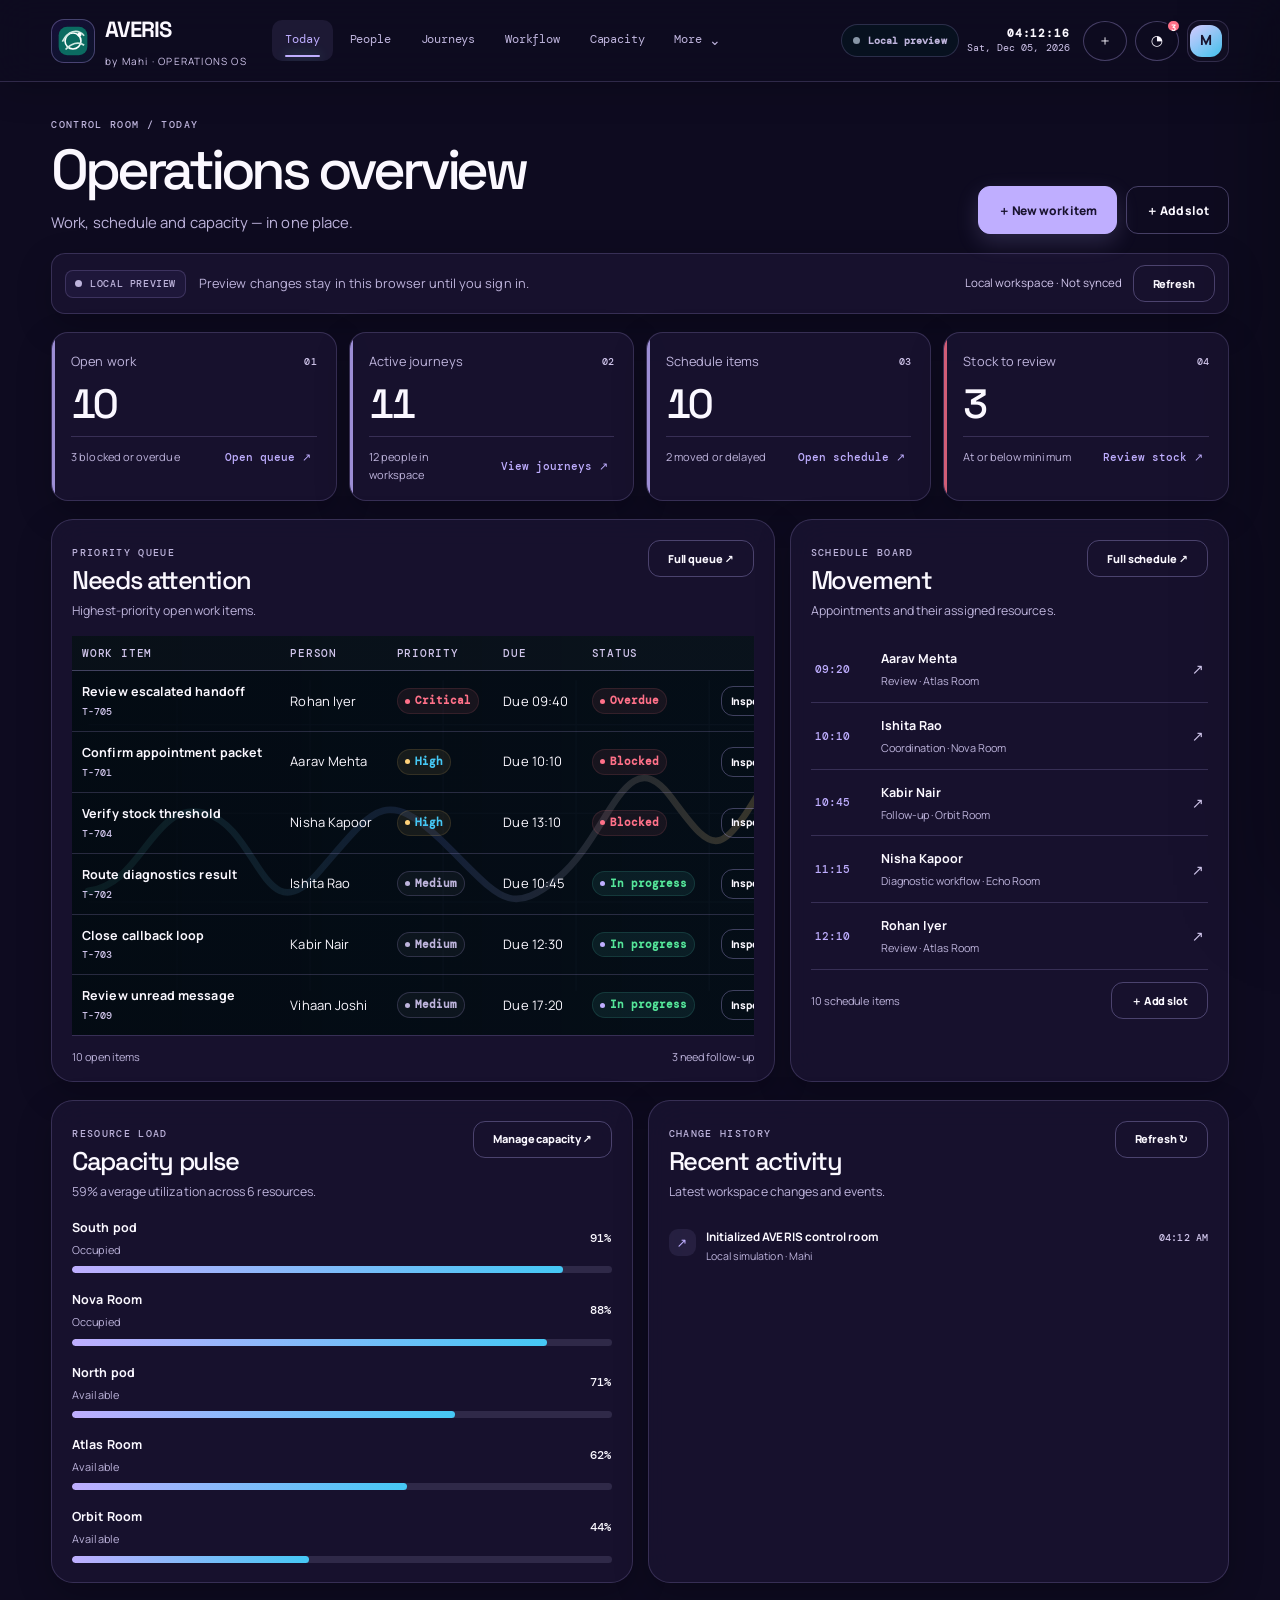
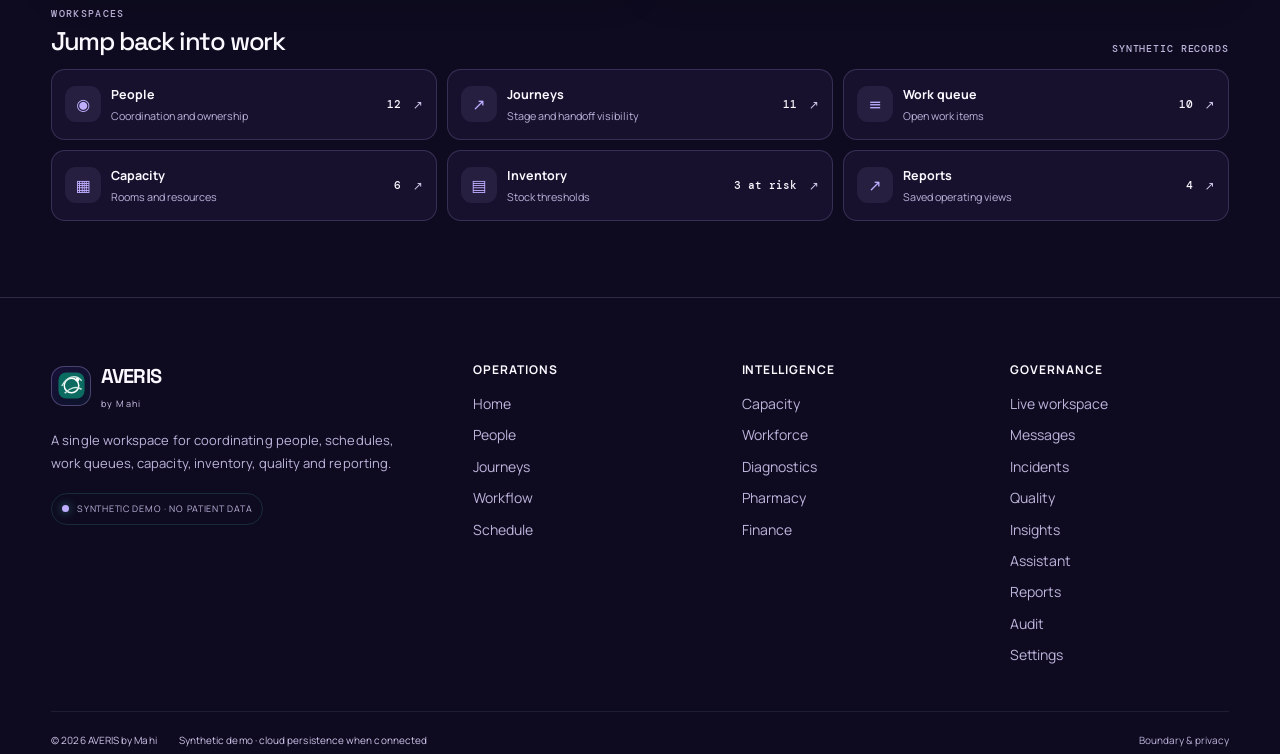
<file: index.html>
<!doctype html>
<html lang="en" data-theme="dark">
<head>
<meta charset="utf-8">
<meta name="viewport" content="width=device-width,initial-scale=1,viewport-fit=cover">
<meta name="theme-color" content="#0E0B20"><meta name="color-scheme" content="dark light"><link rel="preconnect" href="https://fonts.googleapis.com"><link rel="preconnect" href="https://fonts.gstatic.com" crossorigin><link href="https://fonts.googleapis.com/css2?family=DM+Mono:wght@400;500&family=Manrope:wght@400;500;600;700;800&family=Space+Grotesk:wght@400;500;600;700&display=swap" rel="stylesheet">
<meta name="description" content="AVERIS operations workspace for coordinating people, journeys, queues, schedules, capacity, inventory, quality and reporting. Sample records are synthetic.">
<link rel="icon" href="./assets/averis-orbit.svg">
<link rel="manifest" href="./manifest.json">
<link rel="stylesheet" href="./styles.css?v=60">
<title>AVERIS — Operations workspace</title>
</head>
<body>
<div id="scroll-progress" class="scroll-progress" aria-hidden="true"></div>
<button id="back-to-top" class="back-to-top" type="button" aria-label="Back to top" title="Back to top">↑</button>
<div class="backdrop-scene"><div class="scene-grid"></div><div class="scene-orbit scene-orbit-a"></div><div class="scene-orbit scene-orbit-b"></div><div class="scene-light scene-light-a"></div><div class="scene-light scene-light-b"></div></div>
<a class="skip-link" href="#workspace-root">Skip to workspace</a>
<div class="app-shell website-shell">
<div class="shell-main">
<header class="topbar site-header" id="site-header">
  <a href="#/today" class="brand site-brand" aria-label="AVERIS operations dashboard"><span class="brand-logo"><img src="./assets/averis-orbit.svg" alt=""></span><span><b>AVERIS</b><small>by Mahi · OPERATIONS OS</small></span></a>
  <nav class="site-nav" aria-label="Primary navigation">
    <button class="site-nav-link" data-route="today" type="button">Today</button>
    <button class="site-nav-link" data-route="people" type="button">People</button>
    <button class="site-nav-link" data-route="journeys" type="button">Journeys</button>
    <button class="site-nav-link" data-route="queue" type="button">Workflow</button>
    <button class="site-nav-link" data-route="capacity" type="button">Capacity</button>
    <div class="site-nav-more" id="site-nav-more">
      <button class="site-nav-link site-nav-more-trigger" id="site-more-toggle" type="button" aria-haspopup="true" aria-expanded="false">More <span aria-hidden="true">⌄</span></button>
      <div class="site-nav-menu" id="site-nav-menu" role="menu" aria-label="More workspaces">
        <button class="site-nav-link" data-route="insights" role="menuitem" type="button">Insights</button>
        <button class="site-nav-link" data-route="reports" role="menuitem" type="button">Reports</button>
        <button class="site-nav-link" data-route="erp" role="menuitem" type="button">ERP Suite</button>
        <button class="site-nav-link" data-route="workspace" role="menuitem" type="button">Workspace</button>
      </div>
    </div>
  </nav>
  <div class="top-actions">
    <span class="connection-chip" id="connection-chip"><span></span> Checking connection</span>
    <div class="clock"><b id="live-clock">--:--:--</b><small id="live-date">---</small></div>
    <button id="quick-add" class="icon-button" type="button" aria-label="Create record">＋</button>
    <button id="notification-button" class="icon-button notif" type="button" aria-label="Open messages">◔<b id="notification-count">0</b></button>
    <button id="profile-button" class="profile-button" type="button" aria-label="Profile"><span class="avatar avatar-main">M</span></button>
  </div>
</header>
<main id="workspace-root" class="workspace-main" tabindex="-1"><div class="loader"><div></div><p>Loading AVERIS…</p></div></main>
<footer class="site-footer">
  <div class="footer-main">
    <div class="footer-brand">
      <a href="#/today" class="brand"><span class="brand-logo"><img src="./assets/averis-orbit.svg" alt=""></span><span><b>AVERIS</b><small>by Mahi</small></span></a>
      <p>A single workspace for coordinating people, schedules, work queues, capacity, inventory, quality and reporting.</p>
      <span class="footer-boundary"><i></i> SYNTHETIC DEMO · NO PATIENT DATA</span>
    </div>
    <div class="footer-column"><b>Operations</b><button data-route="today" type="button">Home</button><button data-route="people" type="button">People</button><button data-route="journeys" type="button">Journeys</button><button data-route="queue" type="button">Workflow</button><button data-route="schedule" type="button">Schedule</button></div>
    <div class="footer-column"><b>Intelligence</b><button data-route="capacity" type="button">Capacity</button><button data-route="workforce" type="button">Workforce</button><button data-route="diagnostics" type="button">Diagnostics</button><button data-route="pharmacy" type="button">Pharmacy</button><button data-route="finance" type="button">Finance</button></div>
    <div class="footer-column"><b>Governance</b><button data-route="workspace" type="button">Live workspace</button><button data-route="messages" type="button">Messages</button><button data-route="incidents" type="button">Incidents</button><button data-route="quality" type="button">Quality</button><button data-route="insights" type="button">Insights</button><button data-route="assistant" type="button">Assistant</button><button data-route="reports" type="button">Reports</button><button data-route="audit" type="button">Audit</button><button data-route="settings" type="button">Settings</button></div>
  </div>
  <div class="footer-bottom"><span>© 2026 AVERIS by Mahi</span><span>Synthetic demo · cloud persistence when connected</span><button data-action="go-settings" type="button">Boundary & privacy</button></div>
</footer>
</div>
</div>
<div class="mobile-scrim" id="mobile-scrim"></div>
<div class="overlay" id="command-overlay" hidden><div class="command-dialog" role="dialog" aria-modal="true" aria-labelledby="command-title">
  <div class="dialog-head"><div><span class="eyebrow">NAVIGATION</span><h2 id="command-title">Command search</h2></div><button class="icon-button" data-close="command-overlay" type="button">×</button></div>
  <div class="command-box"><span>⌕</span><input id="command-input" placeholder="Search AVERIS…" autocomplete="off"><kbd>ESC</kbd></div>
  <div id="command-results" class="command-results"></div>
  <div class="command-help"><span>↑↓ select</span><span>↵ open</span><span>esc close</span></div>
</div></div>
<div class="overlay" id="modal-overlay" hidden><div class="modal-dialog" role="dialog" aria-modal="true" aria-labelledby="modal-title">
  <div class="dialog-head"><div><span class="eyebrow" id="modal-eyebrow">ACTION</span><h2 id="modal-title">New record</h2></div><button class="icon-button" data-close="modal-overlay" type="button">×</button></div>
  <div id="modal-body" class="modal-body"></div><div id="modal-foot" class="modal-foot"></div>
</div></div>
<aside class="drawer" id="drawer" aria-hidden="true"><div class="drawer-head"><div><span class="eyebrow" id="drawer-eyebrow">DETAIL</span><h2 id="drawer-title">Record</h2></div><button id="drawer-close" class="icon-button" type="button">×</button></div><div id="drawer-body" class="drawer-body"></div></aside>
<div id="toast-stack" class="toast-stack" aria-live="polite"></div>
<noscript><div class="noscript"><b>JavaScript is required for the AVERIS control room.</b><span>Everything is local to this browser.</span></div></noscript>
<script src="./app.js?v=60" defer></script>
</body>
</html>
</file>
<file: styles.css>
/* AVERIS v5 visual control-room system */
:root{--bg:#050b14;--bg2:#071120;--surface:rgba(10,21,36,.80);--solid:#0c192b;--surface2:rgba(17,31,52,.72);--line:rgba(155,188,224,.13);--line2:rgba(155,188,224,.23);--text:#edf7ff;--muted:#8ba1b7;--dim:#5b738d;--teal:#5ef0da;--blue:#7593ff;--amber:#ffc86b;--red:#ff7385;--violet:#b78dff;--shadow:0 28px 90px rgba(0,0,0,.34);--soft:0 12px 35px rgba(0,0,0,.22);--radius:20px;--ease:cubic-bezier(.2,.75,.25,1);--sidebar:286px}

*{box-sizing:border-box}html{min-width:320px;background:var(--bg);scroll-behavior:smooth}body{margin:0;background:var(--bg);color:var(--text);font:400 14px/1.45 Inter,ui-sans-serif,system-ui,-apple-system,BlinkMacSystemFont,"Segoe UI",sans-serif;overflow-x:hidden}button,input,select,textarea{font:inherit;color:inherit}button{border:0}button:focus-visible,input:focus-visible,select:focus-visible,textarea:focus-visible{outline:2px solid var(--teal);outline-offset:3px}a{color:inherit;text-decoration:none}img{display:block;max-width:100%}::selection{background:rgba(94,240,218,.22)}
.backdrop-scene{position:fixed;inset:0;z-index:-5;overflow:hidden;background:radial-gradient(circle at 15% 10%,rgba(95,120,255,.11),transparent 30%),radial-gradient(circle at 82% 18%,rgba(27,224,192,.09),transparent 28%),linear-gradient(180deg,var(--bg2),var(--bg))}
.scene-grid{position:absolute;inset:-18%;background-image:linear-gradient(rgba(120,160,205,.05) 1px,transparent 1px),linear-gradient(90deg,rgba(120,160,205,.05) 1px,transparent 1px);background-size:48px 48px;transform:perspective(900px) rotateX(58deg) translateY(30%);mask-image:linear-gradient(to bottom,transparent,#000 24%,#000 72%,transparent);animation:grid-move 28s linear infinite}
.scene-orbit{position:absolute;border:1px solid rgba(119,156,210,.07);border-radius:999px;filter:blur(.2px)}.scene-orbit-a{width:780px;height:300px;right:-230px;top:7%;transform:rotate(15deg);animation:orbit 17s ease-in-out infinite}.scene-orbit-b{width:590px;height:230px;left:-210px;bottom:8%;transform:rotate(-18deg);animation:orbit 22s ease-in-out reverse infinite}.scene-light{position:absolute;width:480px;height:480px;border-radius:50%;filter:blur(100px);opacity:.10}.scene-light-a{left:12%;top:0;background:#416cff;animation:light-float 17s ease-in-out infinite}.scene-light-b{right:8%;bottom:0;background:#20d8bd;animation:light-float 21s ease-in-out reverse infinite}
.skip-link{position:fixed;left:15px;top:-80px;z-index:1000;padding:9px 12px;border-radius:9px;background:var(--solid);border:1px solid var(--line2)}.skip-link:focus{top:15px}
.app-shell{display:grid;grid-template-columns:var(--sidebar) minmax(0,1fr);min-height:100vh}.sidebar{height:100vh;position:sticky;top:0;display:flex;flex-direction:column;padding:16px 14px;border-right:1px solid var(--line);background:rgba(5,13,24,.84);backdrop-filter:blur(28px);z-index:40}.brand-row{display:flex;justify-content:space-between;align-items:center;padding:2px 5px 15px}.brand{display:flex;gap:10px;align-items:center}.brand-logo{width:40px;height:40px;display:grid;place-items:center;border-radius:13px;border:1px solid rgba(94,240,218,.18);background:linear-gradient(145deg,rgba(94,240,218,.12),rgba(117,147,255,.10));box-shadow:inset 0 0 22px rgba(94,240,218,.07)}.brand-logo img{width:31px}.brand b{display:block;font-size:19px;letter-spacing:.2em}.brand small{display:block;margin-top:5px;color:var(--dim);font-size:8px;letter-spacing:.12em}
.identity{display:flex;gap:9px;align-items:center;padding:10px 7px 13px;border-bottom:1px solid var(--line)}.avatar{width:34px;height:34px;border-radius:12px;display:grid;place-items:center;font-weight:800;flex:none}.avatar-main{background:linear-gradient(145deg,#66e4d2,#687df8);color:#04101c;box-shadow:0 8px 25px rgba(70,210,194,.18)}.identity>div{display:flex;flex-direction:column;min-width:0;flex:1}.identity b{font-size:11px}.identity small{font-size:9px;color:var(--muted);margin-top:2px}.presence{width:8px;height:8px;border-radius:50%;background:var(--teal);box-shadow:0 0 0 4px rgba(94,240,218,.08),0 0 15px rgba(94,240,218,.55);animation:beat 2s infinite}
.command-open{display:grid;grid-template-columns:26px 1fr auto;gap:8px;align-items:center;margin:13px 0;padding:10px;border-radius:13px;border:1px solid var(--line);background:rgba(255,255,255,.025);cursor:pointer;text-align:left;transition:.22s var(--ease)}.command-open:hover{background:rgba(255,255,255,.05);border-color:var(--line2);transform:translateY(-1px)}.command-open>span{color:var(--teal);font-size:17px}.command-open div{display:flex;flex-direction:column}.command-open b{font-size:10px}.command-open small{font-size:8px;color:var(--dim);margin-top:2px}kbd{padding:3px 6px;border:1px solid var(--line2);border-bottom-color:rgba(255,255,255,.25);border-radius:6px;background:rgba(255,255,255,.04);font-size:8px;color:var(--muted)}
.nav-label{display:flex;justify-content:space-between;padding:7px 9px;color:var(--dim);font-size:8px;font-weight:800;letter-spacing:.15em}.nav{display:grid;gap:4px;overflow:auto;min-height:0;padding:2px 1px 8px}.nav-item{position:relative;display:grid;grid-template-columns:23px 1fr auto;gap:7px;align-items:center;width:100%;padding:9px 9px;background:transparent;color:var(--muted);border:1px solid transparent;border-radius:11px;text-align:left;cursor:pointer;font-size:10px;transition:.20s var(--ease)}.nav-item:hover{background:rgba(255,255,255,.035);color:var(--text);transform:translateX(2px)}.nav-item.active{background:linear-gradient(90deg,rgba(94,240,218,.10),rgba(117,147,255,.05));color:var(--text);border-color:rgba(94,240,218,.14);box-shadow:inset 2px 0 var(--teal)}.nav-icon{color:var(--dim);font-size:13px;text-align:center}.nav-item.active .nav-icon{color:var(--teal)}.nav-dot{width:5px;height:5px;border-radius:50%;background:var(--amber);opacity:0}.nav-dot.show{opacity:1;box-shadow:0 0 10px rgba(255,200,107,.72)}
.side-footer{margin-top:auto}.simulation-badge{display:flex;gap:8px;align-items:center;padding:10px;border-radius:13px;border:1px solid rgba(94,240,218,.12);background:linear-gradient(135deg,rgba(94,240,218,.055),rgba(117,147,255,.045))}.simulation-badge div{display:flex;flex-direction:column}.simulation-badge b{font-size:8px;letter-spacing:.12em}.simulation-badge small{font-size:7px;color:var(--dim);margin-top:3px}.pulse-dot{width:8px;height:8px;border-radius:50%;background:var(--teal);box-shadow:0 0 15px rgba(94,240,218,.55);animation:beat 1.8s infinite}.focus-button{display:flex;align-items:center;gap:8px;width:100%;margin-top:7px;padding:10px;border-radius:11px;background:transparent;color:var(--muted);cursor:pointer;font-size:9px}.focus-button:hover{background:rgba(255,255,255,.035);color:var(--text)}.focus-button span{color:var(--teal)}.focus-button kbd{margin-left:auto}
.shell-main{min-width:0}.topbar{position:sticky;top:0;z-index:30;height:74px;display:flex;align-items:center;gap:15px;padding:0 28px;border-bottom:1px solid var(--line);background:rgba(5,11,20,.58);backdrop-filter:blur(22px)}.breadcrumbs{display:flex;gap:7px;align-items:center;font-size:10px;color:var(--dim)}.breadcrumbs i{font-style:normal}.breadcrumbs b{color:var(--text)}.top-actions{margin-left:auto;display:flex;align-items:center;gap:7px}.local-chip{display:flex;align-items:center;gap:7px;padding:7px 9px;border-radius:999px;border:1px solid rgba(94,240,218,.12);background:rgba(94,240,218,.04);font-size:8px;color:var(--muted)}.local-chip span{width:6px;height:6px;border-radius:50%;background:var(--teal);box-shadow:0 0 10px rgba(94,240,218,.6)}.clock{display:flex;flex-direction:column;align-items:flex-end;padding-right:5px;line-height:1}.clock b{font-size:10px;letter-spacing:.08em}.clock small{margin-top:4px;font-size:7px;color:var(--dim)}
.icon-button{position:relative;width:35px;height:35px;display:grid;place-items:center;border-radius:11px;border:1px solid var(--line);background:rgba(255,255,255,.025);color:var(--muted);cursor:pointer;transition:.2s var(--ease)}.icon-button:hover{background:rgba(255,255,255,.05);border-color:var(--line2);color:var(--text);transform:translateY(-1px)}.profile-button{width:38px;height:38px;padding:2px;border-radius:13px;border:1px solid var(--line);background:rgba(255,255,255,.025);cursor:pointer}.profile-button .avatar{width:32px;height:32px}.notif b{position:absolute;top:-3px;right:-3px;display:grid;place-items:center;min-width:14px;height:14px;padding:0 3px;border-radius:10px;background:var(--red);font-size:7px;color:#fff;border:2px solid var(--bg)}
.workspace-main{padding:27px 29px 60px;min-height:calc(100vh - 74px)}.loader{min-height:60vh;display:grid;place-items:center;align-content:center;gap:10px;color:var(--muted)}.loader div{width:56px;height:56px;border-radius:50%;border:1px solid rgba(94,240,218,.15);border-top-color:var(--teal);animation:spin 1s linear infinite}.loader p{font-size:10px}
.page-head{display:flex;justify-content:space-between;align-items:flex-end;gap:20px;margin-bottom:19px}.eyebrow{display:inline-block;color:var(--teal);font-size:8px;font-weight:800;letter-spacing:.18em;text-transform:uppercase}.page-title{margin:7px 0 7px;font-size:clamp(25px,3vw,42px);letter-spacing:-.045em;line-height:1.02}.page-copy{margin:0;max-width:750px;color:var(--muted);font-size:11px}.page-actions{display:flex;gap:7px;flex-wrap:wrap;justify-content:flex-end}
.button{display:inline-flex;align-items:center;justify-content:center;gap:7px;min-height:35px;padding:0 12px;border-radius:10px;border:1px solid var(--line2);background:rgba(255,255,255,.045);color:var(--text);cursor:pointer;font-size:9px;font-weight:800;transition:.2s var(--ease)}.button:hover{transform:translateY(-2px);background:rgba(255,255,255,.08);box-shadow:0 10px 25px rgba(0,0,0,.14)}.button.primary{border-color:transparent;background:linear-gradient(135deg,#5ce8d4,#5977ff);color:#041019;box-shadow:0 10px 27px rgba(77,194,201,.18)}.button.ghost{background:transparent}.button.danger{color:#ff98a7;border-color:rgba(255,115,133,.22)}.button.small{min-height:29px;padding:0 9px;font-size:8px}
.card{border:1px solid var(--line);background:var(--surface);box-shadow:var(--soft);backdrop-filter:blur(18px);border-radius:18px;overflow:hidden}.card.pad{padding:17px}.card-head{display:flex;align-items:center;justify-content:space-between;gap:10px;margin-bottom:13px}.card-head h3{margin:0;font-size:11px}.card-head p{margin:4px 0 0;color:var(--muted);font-size:8px}.micro{font-size:7px;color:var(--dim)}.mono{font-family:ui-monospace,SFMono-Regular,Consolas,monospace}.grid{display:grid;gap:13px}.cols-2{grid-template-columns:repeat(2,minmax(0,1fr))}.cols-3{grid-template-columns:repeat(3,minmax(0,1fr))}.cols-4{grid-template-columns:repeat(4,minmax(0,1fr))}.span-2{grid-column:span 2}
.hero{position:relative;display:grid;grid-template-columns:1.05fr .95fr;gap:20px;padding:26px;min-height:420px;overflow:hidden;border-radius:28px;border:1px solid rgba(117,147,255,.16);background:radial-gradient(circle at 74% 45%,rgba(94,240,218,.09),transparent 27%),radial-gradient(circle at 90% 70%,rgba(117,147,255,.12),transparent 28%),linear-gradient(135deg,rgba(17,33,55,.95),rgba(7,15,26,.93));box-shadow:var(--shadow)}.hero:after{content:"";position:absolute;inset:0;background:linear-gradient(105deg,transparent 0%,rgba(255,255,255,.05) 46%,transparent 58%);transform:translateX(-120%);animation:sheen 8s ease-in-out infinite}.hero-copy{display:flex;flex-direction:column;justify-content:center;position:relative;z-index:2}.hero-kicker{display:flex;gap:8px;align-items:center;color:var(--muted);font-size:8px;letter-spacing:.12em}.hero-kicker .led{width:7px;height:7px;border-radius:50%;background:var(--teal);box-shadow:0 0 14px rgba(94,240,218,.7);animation:beat 1.8s infinite}.hero h1{font-size:clamp(35px,5vw,68px);line-height:.91;letter-spacing:-.065em;margin:17px 0 15px}.hero h1 span{display:block;color:transparent;background:linear-gradient(120deg,#f0fbff,#71e9d6 52%,#8197ff 90%);-webkit-background-clip:text;background-clip:text}.hero p{max-width:560px;color:var(--muted);font-size:11px;margin:0 0 19px}.hero-actions{display:flex;gap:8px;flex-wrap:wrap}.hero-stats{display:flex;gap:23px;flex-wrap:wrap;margin-top:25px}.hero-stat{display:flex;flex-direction:column;gap:3px}.hero-stat b{font-size:21px;letter-spacing:-.04em}.hero-stat span{font-size:7px;color:var(--dim);letter-spacing:.12em;text-transform:uppercase}.hero-visual{position:relative;display:grid;place-items:center;min-height:350px}.hero-visual img{width:100%;max-height:390px;height:100%;object-fit:cover;border-radius:23px;border:1px solid rgba(150,190,245,.12);box-shadow:0 20px 70px rgba(0,0,0,.26);animation:breathe 8s ease-in-out infinite}.floating-chip{position:absolute;display:flex;align-items:center;gap:7px;padding:8px 10px;border-radius:11px;background:rgba(5,14,26,.73);border:1px solid rgba(150,190,245,.17);backdrop-filter:blur(14px);font-size:7px;box-shadow:0 14px 30px rgba(0,0,0,.25);animation:float 4.6s ease-in-out infinite}.floating-chip b{font-size:8px}.floating-chip small{color:var(--dim)}.chip-a{top:18px;right:9px}.chip-b{left:7px;bottom:44px;animation-delay:-1.4s}.chip-c{right:25px;bottom:13px;animation-delay:-2.3s}
.signal-grid{display:grid;grid-template-columns:repeat(4,minmax(0,1fr));gap:11px;margin-top:13px}.signal{position:relative;padding:15px;border:1px solid var(--line);border-radius:16px;background:var(--surface);backdrop-filter:blur(15px);overflow:hidden;transition:.22s var(--ease)}.signal:hover{transform:translateY(-3px);border-color:var(--line2);box-shadow:var(--soft)}.signal:after{content:"";position:absolute;width:110px;height:110px;right:-50px;top:-60px;border-radius:50%;background:rgba(94,240,218,.07)}.signal-top{display:flex;justify-content:space-between;align-items:center;color:var(--dim);font-size:7px;font-weight:800;letter-spacing:.12em;text-transform:uppercase}.signal-icon{width:27px;height:27px;display:grid;place-items:center;border-radius:9px;background:rgba(255,255,255,.04);color:var(--teal);font-size:12px}.signal-value{font-size:27px;letter-spacing:-.05em;margin-top:12px}.signal-detail{display:flex;gap:5px;align-items:center;color:var(--muted);font-size:8px;margin-top:5px}.up{color:var(--teal)}.warn{color:var(--amber)}.bad-text{color:var(--red)}
.workspace-grid{display:grid;grid-template-columns:1.6fr .7fr;gap:13px;margin-top:13px}.stack{display:grid;gap:13px}.chart{width:100%;overflow:hidden}.chart svg{display:block;width:100%;height:auto}.timeline{display:grid}.timeline-item{display:grid;grid-template-columns:54px 13px 1fr;gap:10px;padding-bottom:16px}.timeline-item:last-child{padding-bottom:0}.timeline-time{font-size:8px;color:var(--dim);text-align:right;padding-top:2px}.timeline-rail{display:flex;justify-content:center;position:relative}.timeline-rail:before{content:"";position:absolute;top:1px;bottom:-16px;width:1px;background:var(--line)}.timeline-item:last-child .timeline-rail:before{display:none}.timeline-dot{width:8px;height:8px;margin-top:3px;border-radius:50%;background:var(--teal);box-shadow:0 0 0 4px rgba(94,240,218,.07),0 0 12px rgba(94,240,218,.34)}.timeline-dot.warn{background:var(--amber)}.timeline-dot.bad{background:var(--red)}.timeline-card{width:100%;padding:11px 12px;border-radius:13px;border:1px solid var(--line);background:rgba(255,255,255,.02);cursor:pointer;text-align:left;transition:.2s var(--ease)}.timeline-card:hover{background:rgba(255,255,255,.045);border-color:var(--line2);transform:translateX(3px)}.timeline-title{font-size:9px;font-weight:800}.timeline-meta{display:flex;gap:6px;color:var(--dim);font-size:7px;margin-top:4px}
.alert-list{display:grid;gap:7px}.alert-row{display:grid;grid-template-columns:28px 1fr auto;gap:8px;align-items:start;padding:9px;border:1px solid var(--line);border-radius:12px;background:rgba(255,255,255,.018);cursor:pointer;text-align:left;transition:.2s var(--ease)}.alert-row:hover{background:rgba(255,255,255,.045);transform:translateX(2px)}.alert-icon{width:28px;height:28px;display:grid;place-items:center;border-radius:9px;background:rgba(255,200,107,.07);color:var(--amber);font-size:11px}.alert-row.critical .alert-icon{color:var(--red);background:rgba(255,115,133,.07)}.alert-row b{font-size:8px}.alert-row p{margin:3px 0 0;color:var(--muted);font-size:7px}.alert-row small{color:var(--dim);font-size:7px}
.network{position:relative;min-height:375px}.network img{width:100%;height:100%;min-height:375px;object-fit:cover}.network-tag{position:absolute;left:14px;top:13px;display:flex;gap:7px;align-items:center;padding:7px 9px;border-radius:10px;background:rgba(5,14,26,.72);border:1px solid rgba(94,240,218,.12);font-size:7px;backdrop-filter:blur(12px)}.network-tag i{width:6px;height:6px;border-radius:50%;background:var(--teal);animation:beat 1.9s infinite}
.bar-list{display:grid;gap:10px}.bar-row{display:grid;grid-template-columns:92px 1fr 38px;align-items:center;gap:8px;font-size:7px}.bar-track{height:7px;border-radius:99px;background:rgba(255,255,255,.045);overflow:hidden}.bar-fill{height:100%;border-radius:99px;background:linear-gradient(90deg,var(--teal),var(--blue));transform-origin:left;animation:bar .75s var(--ease) both}.small-grid{display:grid;grid-template-columns:repeat(3,minmax(0,1fr));gap:8px}.small-stat{padding:10px;border:1px solid var(--line);border-radius:11px;background:rgba(255,255,255,.018)}.small-stat small{display:block;font-size:6px;color:var(--dim);text-transform:uppercase;letter-spacing:.1em}.small-stat b{display:block;margin-top:4px;font-size:15px}.divider{height:1px;background:var(--line);margin:12px 0}
.table-wrap{overflow:auto;border:1px solid var(--line);border-radius:14px}table{width:100%;min-width:680px;border-collapse:collapse}th{padding:10px 11px;background:rgba(255,255,255,.018);border-bottom:1px solid var(--line);color:var(--dim);font-size:7px;letter-spacing:.12em;text-transform:uppercase;text-align:left}td{padding:11px;border-bottom:1px solid var(--line);font-size:8px}tr:last-child td{border-bottom:0}tbody tr:hover{background:rgba(255,255,255,.025)}.table-person{display:flex;gap:8px;align-items:center}.table-person .avatar{width:28px;height:28px;border-radius:9px;font-size:9px}
.status{display:inline-flex;align-items:center;gap:5px;padding:5px 7px;border-radius:99px;font-size:7px;font-weight:800;border:1px solid transparent}.status:before{content:"";width:5px;height:5px;border-radius:50%}.status.good{color:var(--teal);background:rgba(94,240,218,.08);border-color:rgba(94,240,218,.12)}.status.good:before{background:var(--teal)}.status.warn{color:var(--amber);background:rgba(255,200,107,.08);border-color:rgba(255,200,107,.12)}.status.warn:before{background:var(--amber)}.status.bad{color:var(--red);background:rgba(255,115,133,.08);border-color:rgba(255,115,133,.12)}.status.bad:before{background:var(--red)}.status.neutral{color:var(--muted);background:rgba(255,255,255,.04);border-color:var(--line)}.status.neutral:before{background:var(--muted)}
.filters{display:flex;gap:7px;align-items:center;flex-wrap:wrap;margin-bottom:11px}.input,.select,.textarea{width:100%;min-height:37px;padding:9px 10px;border:1px solid var(--line);border-radius:10px;background:rgba(255,255,255,.024);color:var(--text);font-size:9px}.input::placeholder,.textarea::placeholder{color:var(--dim)}.filter{width:min(260px,100%)}.segments{display:flex;gap:3px;padding:3px;border-radius:10px;border:1px solid var(--line);background:rgba(255,255,255,.018)}.segments button{padding:7px 8px;border-radius:7px;background:transparent;color:var(--muted);font-size:7px;cursor:pointer}.segments button.active{color:var(--text);background:rgba(255,255,255,.07)}
.people-grid{display:grid;grid-template-columns:repeat(3,minmax(0,1fr));gap:11px}.person-card{padding:14px;border:1px solid var(--line);border-radius:16px;background:var(--surface);transition:.22s var(--ease)}.person-card:hover{transform:translateY(-4px);border-color:var(--line2);box-shadow:var(--soft)}.person-main{display:flex;gap:9px;align-items:center}.person-main .avatar{width:41px;height:41px;border-radius:13px}.person-id{min-width:0;display:flex;flex-direction:column}.person-id b{font-size:10px;white-space:nowrap;overflow:hidden;text-overflow:ellipsis}.person-id small{color:var(--dim);font-size:7px;margin-top:3px}.tags{display:flex;gap:4px;flex-wrap:wrap;margin-top:12px}.tag{padding:4px 6px;border-radius:7px;border:1px solid var(--line);background:rgba(255,255,255,.035);font-size:6px;color:var(--muted)}.person-foot{display:flex;justify-content:space-between;align-items:flex-end;border-top:1px solid var(--line);margin-top:12px;padding-top:9px}.mini-metric{display:flex;flex-direction:column;gap:2px}.mini-metric b{font-size:9px}.mini-metric small{font-size:6px;color:var(--dim)}
.journey{display:grid;grid-template-columns:repeat(5,1fr);border:1px solid var(--line);border-radius:14px;overflow:hidden}.journey-stage{padding:15px 11px;background:rgba(255,255,255,.018);border-right:1px solid var(--line);position:relative}.journey-stage:last-child{border-right:0}.journey-stage:after{content:"";position:absolute;left:0;right:0;bottom:0;height:2px;background:linear-gradient(90deg,transparent,var(--teal),transparent);opacity:.4}.journey-stage b{font-size:8px}.journey-stage strong{display:block;font-size:20px;margin-top:7px}.journey-stage small{font-size:6px;color:var(--dim)}
.ring-grid{display:grid;grid-template-columns:repeat(2,1fr);gap:10px}.ring{position:relative;display:grid;place-items:center;aspect-ratio:1;border-radius:50%;background:conic-gradient(var(--teal) calc(var(--v)*1%),rgba(255,255,255,.06) 0)}.ring:after{content:"";position:absolute;inset:11px;border-radius:50%;background:var(--solid);border:1px solid var(--line)}.ring span{position:relative;z-index:2;text-align:center}.ring b{display:block;font-size:17px}.ring small{font-size:6px;color:var(--dim)}
.message-list{display:grid;gap:7px}.message{width:100%;display:grid;grid-template-columns:32px 1fr auto;gap:8px;text-align:left;padding:10px;border-radius:12px;border:1px solid var(--line);background:rgba(255,255,255,.018);cursor:pointer}.message.unread{background:rgba(94,240,218,.035);border-color:rgba(94,240,218,.15)}.message:hover{background:rgba(255,255,255,.045)}.message .avatar{width:30px;height:30px;border-radius:9px;font-size:8px}.message b{font-size:8px}.message p{margin:3px 0 0;font-size:7px;color:var(--muted);white-space:nowrap;overflow:hidden;text-overflow:ellipsis}.message small{font-size:6px;color:var(--dim)}
.report-grid{display:grid;grid-template-columns:repeat(3,minmax(0,1fr));gap:11px}.report{padding:14px;border:1px solid var(--line);border-radius:15px;background:var(--surface)}.report:hover{border-color:var(--line2)}.report h3{font-size:10px;margin:7px 0}.report p{font-size:7px;color:var(--muted);min-height:31px}.report-foot{display:flex;justify-content:space-between;align-items:center;gap:8px}
.detail-grid{display:grid;grid-template-columns:repeat(2,minmax(0,1fr));gap:8px}.detail{padding:10px;border-radius:10px;border:1px solid var(--line);background:rgba(255,255,255,.018)}.detail small{display:block;color:var(--dim);font-size:6px;letter-spacing:.1em;text-transform:uppercase}.detail b{display:block;font-size:8px;margin-top:4px}
.drawer{position:fixed;top:0;right:0;bottom:0;width:min(520px,100vw);z-index:80;background:var(--solid);border-left:1px solid var(--line2);box-shadow:-35px 0 90px rgba(0,0,0,.3);transform:translateX(105%);transition:transform .35s var(--ease);display:flex;flex-direction:column}.drawer.open{transform:translateX(0)}.drawer-head{display:flex;justify-content:space-between;align-items:flex-start;padding:21px;border-bottom:1px solid var(--line)}.drawer-head h2{margin:6px 0 0;font-size:21px;letter-spacing:-.04em}.drawer-body{padding:17px 21px 30px;overflow:auto}.drawer-section{padding:14px 0;border-bottom:1px solid var(--line)}.drawer-section:last-child{border-bottom:0}.drawer-section h3{font-size:9px;margin:0 0 9px}.drawer-section p{font-size:8px;color:var(--muted)}.drawer-scrim{position:fixed;inset:0;z-index:70;background:rgba(0,0,0,.3);backdrop-filter:blur(4px)}
.overlay{position:fixed;inset:0;z-index:90;display:grid;place-items:center;padding:18px;background:rgba(2,7,13,.67);backdrop-filter:blur(12px)}.overlay[hidden]{display:none}.command-dialog,.modal-dialog{width:min(760px,100%);max-height:92vh;overflow:hidden;background:var(--solid);border:1px solid var(--line2);border-radius:21px;box-shadow:0 40px 120px rgba(0,0,0,.45);animation:dialog .28s var(--ease)}.command-dialog{background:linear-gradient(180deg,rgba(13,28,46,.99),rgba(8,16,29,.99))}.dialog-head{display:flex;justify-content:space-between;align-items:flex-start;padding:18px 19px;border-bottom:1px solid var(--line)}.dialog-head h2{margin:6px 0 0;font-size:20px;letter-spacing:-.03em}.command-box{display:grid;grid-template-columns:24px 1fr auto;gap:7px;align-items:center;margin:15px 18px 10px;padding:9px 10px;border:1px solid var(--line2);border-radius:11px;background:rgba(255,255,255,.035)}.command-box>span{color:var(--teal);font-size:16px}.command-box input{width:100%;border:0;outline:0;background:transparent;font-size:11px}.command-results{max-height:500px;overflow:auto;padding:0 10px 10px}.command-group{padding:8px 5px 4px;font-size:7px;color:var(--dim);letter-spacing:.12em;text-transform:uppercase}.command-result{display:grid;grid-template-columns:30px 1fr auto;gap:9px;align-items:center;padding:9px;border:1px solid transparent;border-radius:10px;cursor:pointer}.command-result:hover,.command-result.selected{background:rgba(94,240,218,.06);border-color:rgba(94,240,218,.12)}.command-result-icon{width:30px;height:30px;border-radius:9px;display:grid;place-items:center;color:var(--teal);background:rgba(255,255,255,.045)}.command-result b{display:block;font-size:9px}.command-result small{display:block;color:var(--muted);font-size:7px;margin-top:2px}.command-help{display:flex;gap:13px;padding:10px 18px;border-top:1px solid var(--line);font-size:7px;color:var(--dim)}.modal-body{padding:17px 19px;overflow:auto;max-height:64vh}.modal-foot{display:flex;justify-content:flex-end;gap:7px;padding:13px 19px;border-top:1px solid var(--line)}.form-grid{display:grid;grid-template-columns:repeat(2,minmax(0,1fr));gap:10px}.field{display:grid;gap:5px}.field.full{grid-column:1/-1}.field label{font-size:7px;color:var(--dim);letter-spacing:.1em;text-transform:uppercase}
.toast-stack{position:fixed;right:17px;bottom:17px;z-index:120;width:min(330px,calc(100vw - 34px));display:grid;gap:7px}.toast{display:grid;grid-template-columns:29px 1fr auto;gap:8px;padding:10px;border:1px solid var(--line2);border-radius:13px;background:var(--solid);box-shadow:var(--soft);animation:toast .25s var(--ease)}.toast-icon{width:29px;height:29px;display:grid;place-items:center;border-radius:9px;background:rgba(94,240,218,.07);color:var(--teal)}.toast b{font-size:8px}.toast p{margin:2px 0 0;font-size:7px;color:var(--muted)}.toast button{background:transparent;color:var(--muted);cursor:pointer}
.focus-mode .topbar,.focus-mode .page-head{filter:saturate(.84)}.focus-banner{display:flex;justify-content:space-between;align-items:center;gap:10px;margin-bottom:13px;padding:10px 12px;border:1px solid rgba(94,240,218,.13);border-radius:12px;background:rgba(94,240,218,.045)}.focus-banner span{color:var(--muted);font-size:8px}.empty{padding:28px;text-align:center;color:var(--muted);border:1px dashed var(--line2);border-radius:13px;font-size:8px}.empty b{display:block;color:var(--text);font-size:9px;margin-bottom:4px}.footer-note{margin-top:16px;text-align:center;color:var(--dim);font-size:7px}.noscript{position:fixed;inset:0;z-index:9999;display:grid;place-items:center;align-content:center;gap:6px;background:#07111f;color:#fff}.noscript span{color:#9ab0c3;font-size:11px}
.mobile-only{display:none}.mobile-scrim{display:none}
@keyframes grid-move{to{transform:perspective(900px) rotateX(58deg) translate3d(-55px,31%,0)}}@keyframes orbit{50%{transform:translate3d(15px,-12px,0) rotate(22deg)}}@keyframes light-float{50%{transform:translate3d(18px,-20px,0);opacity:.14}}@keyframes beat{50%{transform:scale(1.15);opacity:1}}@keyframes spin{to{transform:rotate(360deg)}}@keyframes sheen{0%,58%{transform:translateX(-120%)}82%,100%{transform:translateX(120%)}}@keyframes breathe{50%{transform:scale(1.008)}}@keyframes float{50%{transform:translateY(-7px)}}@keyframes bar{from{transform:scaleX(0)}}@keyframes dialog{from{transform:translateY(13px) scale(.985);opacity:0}to{transform:none;opacity:1}}@keyframes toast{from{transform:translateY(11px);opacity:0}to{transform:none;opacity:1}}
@media(max-width:1200px){.people-grid{grid-template-columns:repeat(2,minmax(0,1fr))}.workspace-grid{grid-template-columns:1fr}.hero{grid-template-columns:1fr .82fr}.stack{grid-template-columns:repeat(2,minmax(0,1fr))}}
@media(max-width:960px){.app-shell{display:block}.sidebar{position:fixed;left:0;top:0;bottom:0;width:min(300px,86vw);transform:translateX(-104%);transition:transform .32s var(--ease);box-shadow:30px 0 80px rgba(0,0,0,.34)}.sidebar.open{transform:translateX(0)}.mobile-only{display:grid}.mobile-scrim{position:fixed;inset:0;z-index:35;background:rgba(2,7,13,.58);backdrop-filter:blur(4px);opacity:0;pointer-events:none;transition:.25s}.mobile-scrim.show{opacity:1;pointer-events:auto}.topbar{height:66px;padding:0 17px}.workspace-main{padding:21px 17px 45px}.hero{grid-template-columns:1fr}.hero-visual{min-height:280px}.signal-grid{grid-template-columns:repeat(2,minmax(0,1fr))}.cols-4{grid-template-columns:repeat(2,minmax(0,1fr))}.stack{grid-template-columns:1fr}}
@media(max-width:680px){.workspace-main{padding:17px 11px 37px}.local-chip,.clock{display:none}.breadcrumbs span,.breadcrumbs i{display:none}.page-head{align-items:flex-start;flex-direction:column}.page-actions{width:100%;justify-content:flex-start}.hero{padding:20px;border-radius:22px}.hero h1{font-size:41px}.hero-visual{min-height:220px}.signal-grid,.people-grid,.report-grid,.cols-2,.cols-3,.cols-4{grid-template-columns:1fr}.journey{grid-template-columns:1fr 1fr}.journey-stage{border-bottom:1px solid var(--line)}.journey-stage:nth-child(2n){border-right:0}.form-grid{grid-template-columns:1fr}.field.full{grid-column:auto}.button{flex:1}.small-grid{grid-template-columns:1fr 1fr}.drawer{width:100%}}
@media(prefers-reduced-motion:reduce){*,*:before,*:after{animation-duration:.01ms!important;animation-iteration-count:1!important;scroll-behavior:auto!important;transition-duration:.01ms!important}}

/* FINAL CINEMATIC REFERENCE LAYER */
:root{--green:#47f2b5;--green2:#18c995;--green-smoke:rgba(71,242,181,.34);--red1:#7f202d;--red2:#ff5f73;--red-smoke:rgba(127,32,45,.46);--rainbow:conic-gradient(from 180deg,#47f2b5,#6f8cff,#b477ff,#ff5f73,#ffc55f,#47f2b5);--display:"Space Grotesk",Inter,ui-sans-serif,system-ui,sans-serif}
h1,h2,h3,h4,.page-title,.auth-card h1,.hero h1{font-family:var(--display)}
.button,.icon-button,.profile-button,.command-open,.nav-item,.timeline-card,.alert-row,.department-tile{cursor:pointer;isolation:isolate}
.button{position:relative;overflow:visible;transition:transform .2s cubic-bezier(.2,.75,.25,1),box-shadow .2s ease,border-color .2s ease,background .2s ease}
.button:hover{transform:translateY(-2px)}
.button:before{content:"";position:absolute;inset:-2px;border-radius:inherit;z-index:-1;padding:1px;background:var(--rainbow);opacity:0;filter:blur(4px);animation:rainbowSpin 2s linear infinite;mask:linear-gradient(#000 0 0) content-box,linear-gradient(#000 0 0);mask-composite:exclude;transition:opacity .2s ease}
.button:hover:before{opacity:.95}
.button.primary:hover{box-shadow:0 15px 42px rgba(71,242,181,.28),0 0 30px rgba(93,126,255,.1)}
.button.ghost:hover{border-color:rgba(71,242,181,.36);background:rgba(71,242,181,.07);box-shadow:0 13px 35px rgba(71,242,181,.16)}
.button.danger:hover{border-color:rgba(255,95,115,.5);background:rgba(127,32,45,.25);box-shadow:0 16px 42px var(--red-smoke)}
.icon-button:before,.profile-button:before,.command-open:before{content:"";position:absolute;inset:-2px;border-radius:inherit;z-index:-1;background:var(--rainbow);opacity:0;filter:blur(8px);animation:rainbowSpin 2.4s linear infinite}
.icon-button:hover:before,.profile-button:hover:before,.command-open:hover:before{opacity:.5}
.nav-item{position:relative;transition:transform .18s ease,background .18s ease,box-shadow .18s ease}
.nav-item:hover{transform:translateX(3px);background:rgba(71,242,181,.06);box-shadow:inset 3px 0 0 rgba(71,242,181,.45),0 10px 30px rgba(71,242,181,.08)}
.nav-item:hover .nav-icon{color:var(--green);text-shadow:0 0 16px rgba(71,242,181,.6);animation:iconOrbit .7s ease}
.nav-item:after{content:"";position:absolute;left:12px;right:12px;bottom:4px;height:1px;background:linear-gradient(90deg,transparent,rgba(71,242,181,.3),rgba(255,95,115,.26),transparent);transform:scaleX(0);transform-origin:left;transition:transform .2s ease}
.nav-item:hover:after{transform:scaleX(1)}
.card,.signal,.person-card,.feature-strip,.department-tile,.activity-row{position:relative}
.card:after,.signal:after,.person-card:after,.feature-strip:after{content:"";position:absolute;inset:-1px;border-radius:inherit;pointer-events:none;opacity:0;background:linear-gradient(135deg,rgba(71,242,181,.16),transparent 35%,rgba(110,138,255,.11) 65%,rgba(127,32,45,.13));transition:opacity .25s ease}
.card:hover:after,.signal:hover:after,.person-card:hover:after,.feature-strip:hover:after{opacity:1}
.hero{min-height:430px;overflow:hidden}
.hero-photo{position:absolute;inset:0;border-radius:inherit;overflow:hidden;opacity:.48;mix-blend-mode:screen;pointer-events:none}
.hero-photo img{width:100%;height:100%;object-fit:cover;filter:saturate(1.12) contrast(1.08)}
.hero-photo:after{content:"";position:absolute;inset:0;background:linear-gradient(90deg,rgba(5,11,20,.97) 0%,rgba(5,11,20,.76) 32%,rgba(5,11,20,.22) 72%,rgba(5,11,20,.62) 100%),radial-gradient(circle at 78% 40%,rgba(71,242,181,.1),transparent 28%)}
.hero-copy,.hero-visual{position:relative;z-index:2}
.hero h1{font-size:clamp(38px,5.2vw,66px)}
.hero h1 span{background:linear-gradient(90deg,#fff,#8fffe3 30%,#7896ff 60%,#ff8797 82%,#fff);background-size:220% auto;-webkit-background-clip:text;background-clip:text;color:transparent;animation:textSweep 5s linear infinite}
.hero-kicker .led{animation:ledPulse 2s infinite}
.signal-icon,.nav-icon,.activity-icon,.alert-icon,.network-tag i{animation:iconPulse 2.8s ease-in-out infinite}
.chart circle{filter:drop-shadow(0 0 7px rgba(71,242,181,.45))}
.feature-strip{min-height:175px;overflow:hidden;background:linear-gradient(110deg,rgba(7,18,30,.88),rgba(10,31,38,.68))}
.feature-strip img{filter:drop-shadow(0 14px 28px rgba(71,242,181,.12));transition:transform .35s ease}
.feature-strip:hover img{transform:translateY(-4px) scale(1.03)}
.rich-command-grid{display:grid;grid-template-columns:1.6fr 1fr;gap:13px;margin-top:13px}
.department-grid{display:grid;grid-template-columns:repeat(3,1fr);gap:10px}
.department-tile{display:grid;grid-template-columns:66px 1fr auto;gap:10px;align-items:center;text-align:left;padding:9px;border:1px solid var(--line);border-radius:16px;background:linear-gradient(145deg,rgba(255,255,255,.025),rgba(71,242,181,.018));color:var(--text);min-height:77px;transition:transform .22s ease,border-color .22s ease,box-shadow .22s ease}
.department-tile:hover{transform:translateY(-4px);border-color:rgba(71,242,181,.28);box-shadow:0 17px 38px rgba(0,0,0,.25),0 0 26px rgba(71,242,181,.08)}
.department-tile.bad:hover{border-color:rgba(255,95,115,.4);box-shadow:0 17px 38px rgba(0,0,0,.25),0 0 30px var(--red-smoke)}
.department-tile.warn:hover{border-color:rgba(255,198,95,.4);box-shadow:0 17px 38px rgba(0,0,0,.25),0 0 28px rgba(255,198,95,.12)}
.department-image{width:66px;height:54px;border-radius:11px;overflow:hidden;background:#07131e;border:1px solid rgba(145,184,220,.12)}
.department-image img{width:100%;height:100%;object-fit:cover;transition:transform .4s ease,filter .4s ease}
.department-tile:hover .department-image img{transform:scale(1.17);filter:saturate(1.25)}
.department-copy{display:grid;gap:4px}.department-copy b{font-size:12px}.department-copy small{font-size:10px;color:var(--muted)}
.department-arrow{font-size:17px;color:var(--dim);transition:transform .2s ease,color .2s ease}.department-tile:hover .department-arrow{transform:translate(3px,-3px);color:var(--green)}
.ring-grid{display:grid;grid-template-columns:repeat(2,1fr);gap:14px}
.ring-wrap{text-align:center;display:grid;justify-items:center;gap:5px}.ring{width:84px;height:84px;border-radius:50%;display:grid;place-items:center;position:relative;background:conic-gradient(var(--green) var(--deg),rgba(255,255,255,.07) 0);filter:drop-shadow(0 0 14px rgba(71,242,181,.12));animation:ringBreath 3.5s ease-in-out infinite}.ring:before{content:"";position:absolute;inset:8px;border-radius:50%;background:var(--solid);border:1px solid var(--line)}.ring b{position:relative;z-index:1;font-size:18px}.ring-wrap small{max-width:105px;white-space:nowrap;overflow:hidden;text-overflow:ellipsis}.ring-wrap em{font-style:normal;font-size:9px;color:var(--muted)}
.activity-feed{display:grid;gap:1px}.activity-row{display:grid;grid-template-columns:34px 1fr auto;align-items:center;gap:10px;padding:10px 4px;border-top:1px solid var(--line)}.activity-row:first-child{border-top:0}.activity-row:hover{border-radius:12px;background:linear-gradient(90deg,rgba(71,242,181,.05),rgba(127,32,45,.035))}.activity-icon{width:28px;height:28px;border-radius:9px;display:grid;place-items:center;color:var(--green);background:rgba(71,242,181,.08);border:1px solid rgba(71,242,181,.16)}.activity-icon.i-4{color:#ff8797;background:rgba(127,32,45,.16);border-color:rgba(255,95,115,.22)}.activity-row>div{display:grid;gap:1px}.activity-row b{font-size:12px}.activity-row small,.activity-row time{font-size:10px;color:var(--muted)}
.auth-mode .sidebar,.auth-mode .topbar,.auth-mode .skip-link{display:none!important}.auth-mode .shell-main{margin-left:0;width:100%}.auth-mode .workspace-main{max-width:none;padding:0}.auth-screen{min-height:100vh;display:grid;place-items:center;padding:26px;position:relative;overflow:hidden;background:radial-gradient(circle at 12% 15%,rgba(71,242,181,.12),transparent 25%),radial-gradient(circle at 86% 78%,rgba(127,32,45,.18),transparent 30%),linear-gradient(135deg,#040a11,#071724 58%,#11090d)}.auth-screen:before{content:"";position:absolute;inset:0;background:linear-gradient(100deg,transparent,rgba(71,242,181,.035),transparent);animation:sheen 10s linear infinite}.auth-stage{width:min(1180px,100%);display:grid;grid-template-columns:1.16fr .84fr;gap:18px;position:relative;z-index:1}.auth-visual,.auth-card{border:1px solid rgba(145,184,220,.15);background:linear-gradient(145deg,rgba(9,25,41,.9),rgba(4,13,23,.84));box-shadow:0 30px 90px rgba(0,0,0,.42);backdrop-filter:blur(22px)}.auth-visual{border-radius:28px;padding:15px;overflow:hidden}.auth-image-frame{height:min(460px,52vh);min-height:320px;border-radius:20px;overflow:hidden;position:relative;background:#07131f;border:1px solid rgba(71,242,181,.15)}.auth-image-frame img{width:100%;height:100%;object-fit:cover;filter:saturate(1.12) contrast(1.05)}.auth-image-frame:after{content:"";position:absolute;inset:0;background:linear-gradient(180deg,transparent 40%,rgba(4,9,14,.78)),linear-gradient(90deg,rgba(71,242,181,.05),transparent 44%,rgba(127,32,45,.08))}.image-badge{position:absolute;left:14px;top:14px;z-index:2;padding:8px 11px;border:1px solid rgba(71,242,181,.36);border-radius:999px;background:rgba(3,12,20,.76);font-size:10px;color:#c9ffef;letter-spacing:.11em}.image-badge i{display:inline-block;width:7px;height:7px;border-radius:50%;background:var(--green);box-shadow:0 0 14px var(--green);margin-right:6px;animation:blink 1.7s ease-in-out infinite}.auth-visual-copy{padding:20px 8px 7px}.auth-visual-copy h2{font-size:clamp(28px,4vw,49px);line-height:1.02;margin:8px 0 12px}.auth-visual-copy h2 span{color:var(--green)}.auth-visual-copy p{color:var(--muted);line-height:1.75;max-width:650px}.auth-pills{display:flex;flex-wrap:wrap;gap:8px;margin-top:15px}.auth-pills span{padding:7px 10px;border:1px solid var(--line);border-radius:999px;font-size:10px;color:var(--muted);background:rgba(255,255,255,.02)}.auth-card{border-radius:28px;padding:30px;align-self:center;min-height:560px;display:flex;flex-direction:column;justify-content:center}.auth-card h1{font-size:34px;line-height:1.05;margin:8px 0 10px}.auth-card>p{color:var(--muted);line-height:1.75}.auth-form{display:grid;gap:13px}.auth-form .field{display:grid;gap:7px}.auth-form label{font-size:11px;font-weight:780;color:#c0cfdd}.auth-form .input{min-height:46px}.password-wrap{position:relative}.password-wrap .input{padding-right:48px}.password-toggle{position:absolute;right:7px;top:7px;width:34px;height:34px;border-radius:9px;background:transparent;color:var(--muted)}.password-toggle:hover{color:var(--green);background:rgba(71,242,181,.08)}.check-row{display:flex;gap:9px;align-items:flex-start;font-size:11px;color:var(--muted)!important;line-height:1.5}.check-row input{accent-color:var(--green);margin-top:2px}.auth-submit{width:100%;min-height:48px}.auth-divider{display:flex;align-items:center;gap:10px;color:var(--dim);font-size:9px;text-transform:uppercase;letter-spacing:.12em;margin:19px 0 11px}.auth-divider:before,.auth-divider:after{content:"";height:1px;flex:1;background:var(--line)}.auth-switch .button{width:100%}.auth-footnote{text-align:center;color:var(--dim);font-size:9px;line-height:1.6;margin-top:13px}
@keyframes rainbowSpin{to{transform:rotate(360deg)}}@keyframes ambientSmoke{from{transform:translate3d(-2%,-2%,0)}to{transform:translate3d(3%,2%,0)}}@keyframes textSweep{0%{background-position:0 50%}100%{background-position:220% 50%}}@keyframes ledPulse{0%,100%{box-shadow:0 0 0 0 rgba(71,242,181,.42)}50%{box-shadow:0 0 0 9px rgba(71,242,181,0)}}@keyframes iconOrbit{0%,100%{transform:translateY(0) rotate(0)}50%{transform:translateY(-2px) rotate(-7deg)}}@keyframes iconPulse{0%,100%{transform:scale(1);opacity:.92}50%{transform:scale(1.08);opacity:1}}@keyframes ringBreath{0%,100%{transform:scale(1)}50%{transform:scale(1.035)}}@keyframes sheen{0%{transform:translateX(-30%)}100%{transform:translateX(30%)}}@keyframes blink{0%,100%{opacity:.42}50%{opacity:1}}
@media(max-width:1040px){.rich-command-grid{grid-template-columns:1fr}.department-grid{grid-template-columns:repeat(2,1fr)}.auth-stage{grid-template-columns:1fr}.auth-visual{display:none}.auth-card{width:min(620px,100%);margin:auto}}
@media(max-width:680px){.department-grid{grid-template-columns:1fr}.ring-grid{grid-template-columns:repeat(4,1fr)}.ring{width:68px;height:68px}.hero{min-height:390px}.hero h1{font-size:38px}.activity-row{grid-template-columns:30px 1fr}.activity-row time{display:none}.auth-screen{padding:14px}.auth-card{padding:22px;border-radius:22px;min-height:auto}}
@media(prefers-reduced-motion:reduce){body:after,.hero h1 span,.nav-icon,.activity-icon,.ring,.auth-screen:before{animation:none!important}.button:before{display:none}}

/* REAL PHOTO PRESENTATION */
.hero-photo{position:absolute;inset:0;overflow:hidden;border-radius:inherit;opacity:.74}.hero-photo img{width:100%;height:100%;object-fit:cover;filter:saturate(1.05) contrast(1.06)}.hero-photo:after{content:"";position:absolute;inset:0;background:linear-gradient(90deg,rgba(4,10,17,.97),rgba(4,10,17,.78) 32%,rgba(4,10,17,.24) 72%,rgba(4,10,17,.62)),linear-gradient(180deg,transparent 42%,rgba(4,10,17,.64))}.photo-department{position:relative;overflow:hidden}.photo-department img{width:100%;height:100%;object-fit:cover}.photo-feature,.assistant-photo{position:relative;overflow:hidden}.photo-feature img,.assistant-photo img{width:100%;height:100%;object-fit:cover}.auth-image-frame{overflow:hidden}.auth-image-frame img{width:100%;height:100%;object-fit:cover}.auth-image-frame:after{content:"";position:absolute;inset:0;background:linear-gradient(180deg,rgba(3,9,15,.02),rgba(3,9,15,.78));pointer-events:none}.button:hover{box-shadow:0 0 0 1px rgba(71,242,181,.18),0 14px 38px rgba(71,242,181,.12)}.button.danger:hover{box-shadow:0 0 0 1px rgba(255,95,115,.2),0 14px 38px rgba(127,32,45,.3)}.nav-item:hover .nav-icon{color:#47f2b5;text-shadow:0 0 16px rgba(71,242,181,.7);animation:iconPulse 1s ease}.department-tile:hover,.photo-department:hover{transform:translateY(-4px);border-color:rgba(71,242,181,.34);box-shadow:0 18px 40px rgba(0,0,0,.3),0 0 26px rgba(71,242,181,.12)}


/* AVERIS v9 — cinematic healthcare workspace */
:root{
  --v9-bg:#030913;--v9-panel:rgba(7,17,30,.88);--v9-panel2:rgba(9,24,40,.92);
  --v9-cyan:#36e7d0;--v9-blue:#4d86ff;--v9-red:#ff5e72;--v9-amber:#ffd166;
  --v9-line:rgba(120,196,230,.17);--v9-text:#f3fbff;--v9-muted:#91a8bc;
}
body{background:radial-gradient(circle at 70% 0%,rgba(38,118,183,.10),transparent 26%),#030913}
.workspace-main{max-width:1800px;margin:0 auto;padding:28px 32px 72px}
.card,.signal,.person-card,.network,.report,.small-stat{background:linear-gradient(145deg,rgba(10,24,41,.92),rgba(5,14,25,.88));border-color:var(--v9-line);box-shadow:0 22px 55px rgba(0,0,0,.24),inset 0 1px rgba(255,255,255,.025)}
.card:hover,.signal:hover,.person-card:hover,.report:hover{border-color:rgba(54,231,208,.32);box-shadow:0 26px 70px rgba(0,0,0,.30),0 0 30px rgba(54,231,208,.055)}
.topbar{height:78px;background:rgba(2,9,17,.80);border-bottom-color:rgba(110,183,221,.18)}
.hero{min-height:470px;grid-template-columns:1.15fr .85fr;padding:34px;border-radius:28px;border-color:rgba(87,182,233,.22);background:linear-gradient(110deg,rgba(3,10,19,.94),rgba(5,20,32,.78));box-shadow:0 35px 90px rgba(0,0,0,.32);isolation:isolate}
.hero:before{content:"";position:absolute;inset:0;background:linear-gradient(90deg,rgba(2,8,14,.95),rgba(2,8,14,.68) 43%,rgba(2,8,14,.18) 78%),linear-gradient(180deg,rgba(30,160,200,.06),transparent 40%);z-index:1;pointer-events:none}
.hero-photo{opacity:1;mix-blend-mode:normal;inset:0}
.hero-photo img{width:100%;height:100%;object-fit:cover;object-position:center;filter:saturate(1.08) contrast(1.08) brightness(.82)}
.hero-photo:after{background:linear-gradient(90deg,rgba(2,8,14,.98) 0%,rgba(2,8,14,.84) 35%,rgba(2,8,14,.24) 73%,rgba(2,8,14,.52) 100%),radial-gradient(circle at 70% 42%,rgba(54,231,208,.18),transparent 25%)}
.hero-copy{max-width:760px;padding-top:16px}
.hero-kicker{font-size:10px;letter-spacing:.18em}
.hero h1{max-width:720px;font-size:clamp(44px,5vw,72px);line-height:.98;text-shadow:0 10px 35px rgba(0,0,0,.35)}
.hero p{max-width:670px;font-size:13px;color:#b2c6d5}
.hero-actions{margin-top:27px}.hero-stats{margin-top:28px;gap:10px}.hero-stat{min-width:150px;padding:14px 16px;border:1px solid rgba(125,194,225,.16);background:rgba(0,0,0,.24);backdrop-filter:blur(12px);border-radius:15px}
.hero-stat b{font-size:25px}.hero-stat span{font-size:9px;color:#9eb5c6}
.hero-visual{min-height:380px}.hero-visual>img:not(.hero-photo img){width:82%;height:auto;margin:45px auto 0;filter:drop-shadow(0 25px 55px rgba(0,0,0,.42))}
.floating-chip{background:rgba(3,12,22,.78);border:1px solid rgba(95,224,236,.22);box-shadow:0 16px 38px rgba(0,0,0,.30),0 0 26px rgba(54,231,208,.07);backdrop-filter:blur(18px)}
.signal-grid{grid-template-columns:repeat(4,minmax(0,1fr));gap:12px;margin-top:14px}
.signal{min-height:125px;padding:18px;border-radius:18px}
.signal-value{font-size:31px;margin-top:10px}
.signal-detail{font-size:9px}
.workspace-grid{grid-template-columns:minmax(0,1.55fr) minmax(320px,.85fr);gap:14px;margin-top:14px}
.chart{height:275px;padding:8px 4px}.chart svg{width:100%;height:100%}
.network{min-height:260px;position:relative;overflow:hidden}.network img{width:100%;height:100%;object-fit:cover;opacity:.82;filter:saturate(1.05) contrast(1.08)}
.rich-command-grid{grid-template-columns:minmax(0,1.55fr) minmax(330px,.72fr);margin-top:14px}
.departments-card{min-height:390px}.department-grid{grid-template-columns:repeat(3,minmax(0,1fr));gap:11px}
.department-tile{grid-template-columns:86px 1fr auto;min-height:98px;padding:10px;border-radius:17px;background:linear-gradient(150deg,rgba(15,33,52,.82),rgba(4,13,23,.82))}
.department-image{width:86px;height:70px;border-radius:12px}
.department-copy b{font-size:13px}.department-copy small{font-size:9px}
.activity-card{margin-top:14px}.activity-feed{display:grid;gap:4px}.activity-row{padding:10px 9px;border-bottom:1px solid rgba(125,180,210,.09)}
.resource-card .ring-grid{gap:14px}.resource-card .ring-wrap{padding:3px}
.ring{filter:drop-shadow(0 0 12px rgba(54,231,208,.16))}
.assistant-photo-card{display:grid;grid-template-columns:1.25fr .75fr;min-height:270px;overflow:hidden;border:1px solid rgba(96,190,220,.18);border-radius:22px;background:linear-gradient(130deg,#06101c,#081e29)}
.assistant-photo{height:100%;min-height:270px;overflow:hidden}.assistant-photo img{width:100%;height:100%;object-fit:cover;filter:saturate(1.1) contrast(1.08)}
.assistant-photo-copy{padding:24px;display:flex;flex-direction:column;justify-content:center}.assistant-photo-copy h3{font-size:27px;margin:7px 0}.assistant-photo-copy p{color:#9eb4c3;font-size:11px;max-width:420px}
.page-visual-strip{display:grid;grid-template-columns:1.5fr 1fr 1fr;gap:10px;margin:-3px 0 14px}
.page-visual{position:relative;height:135px;overflow:hidden;border:1px solid var(--v9-line);border-radius:17px;background:#05101b}
.page-visual img{width:100%;height:100%;object-fit:cover;filter:saturate(1.08) contrast(1.08)}
.page-visual:after{content:"";position:absolute;inset:0;background:linear-gradient(180deg,transparent 35%,rgba(0,5,12,.78));pointer-events:none}
.page-visual-label{position:absolute;left:13px;bottom:11px;z-index:1;font-size:10px;font-weight:800}
.sidebar{background:linear-gradient(180deg,rgba(2,10,18,.96),rgba(4,14,24,.91));border-right-color:rgba(99,182,220,.18)}
.side-visual{margin:8px 1px 9px;border:1px solid rgba(86,189,215,.18);border-radius:16px;overflow:hidden;position:relative;height:105px;background:#06111c}
.side-visual img{width:100%;height:100%;object-fit:cover;filter:saturate(1.06) brightness(.76)}
.side-visual:after{content:"";position:absolute;inset:0;background:linear-gradient(180deg,transparent 20%,rgba(1,7,13,.84))}
.side-visual-copy{position:absolute;left:12px;right:12px;bottom:10px;z-index:1}.side-visual-copy b{display:block;font-size:10px}.side-visual-copy small{display:block;color:#9cb3c1;font-size:8px;margin-top:2px}
.auth-screen{background:radial-gradient(circle at 25% 15%,rgba(54,231,208,.12),transparent 28%),radial-gradient(circle at 85% 45%,rgba(77,134,255,.14),transparent 32%)}
.auth-stage{width:min(1380px,96vw);grid-template-columns:minmax(0,1.2fr) minmax(400px,.65fr)}
.auth-visual,.auth-card{background:rgba(4,13,23,.76);border-color:rgba(98,192,225,.20)}
.auth-visual{padding:18px}.auth-image-frame{min-height:560px;border-radius:24px;overflow:hidden;position:relative}.auth-image-frame img{width:100%;height:100%;object-fit:cover;filter:saturate(1.06) contrast(1.08) brightness(.83)}
.auth-visual-copy{position:absolute;left:42px;bottom:38px;max-width:540px;z-index:2}.auth-visual-copy h2{font-size:42px}.auth-card{padding:42px 38px}
.input,.select,.textarea{border-color:rgba(109,187,219,.18);background:rgba(255,255,255,.035)}
.input:focus,.select:focus,.textarea:focus{border-color:rgba(54,231,208,.55);box-shadow:0 0 0 4px rgba(54,231,208,.07)}
.button.primary{background:linear-gradient(135deg,#39e4ce,#477dff);box-shadow:0 14px 32px rgba(54,231,208,.16)}
.toast{border-color:rgba(85,188,220,.20);box-shadow:0 22px 55px rgba(0,0,0,.4)}
@media(max-width:1180px){.hero{grid-template-columns:1fr}.hero-visual{min-height:320px}.workspace-grid{grid-template-columns:1fr}.department-grid{grid-template-columns:repeat(2,1fr)}.rich-command-grid{grid-template-columns:1fr}}
@media(max-width:720px){.workspace-main{padding:16px 11px 35px}.signal-grid{grid-template-columns:repeat(2,1fr)}.department-grid{grid-template-columns:1fr}.hero{min-height:520px;padding:23px}.hero h1{font-size:43px}.hero-visual{min-height:225px}.hero-visual>img:not(.hero-photo img){width:94%;margin:25px auto 0}.hero-stats{grid-template-columns:1fr 1fr}.hero-stat{min-width:0}.assistant-photo-card{grid-template-columns:1fr}.assistant-photo{height:190px;min-height:190px}.page-visual-strip{grid-template-columns:1fr}.page-visual{height:120px}}


/* AVERIS v10 — photographic section backgrounds, no rainbow rotation */
.button:before,.icon-button:before,.profile-button:before,.command-open:before{
  display:none!important;
  animation:none!important;
  background:none!important;
  filter:none!important;
}
.button,.icon-button,.profile-button,.command-open{
  box-shadow:none;
}
.button:hover,.icon-button:hover,.profile-button:hover,.command-open:hover{
  box-shadow:0 12px 32px rgba(0,0,0,.28);
}

/* Every major surface carries a photographic healthcare environment under a readability veil. */
.card,.signal,.person-card,.report,.small-stat,.network{
  background-size:cover;
  background-position:center;
  background-repeat:no-repeat;
  position:relative;
  isolation:isolate;
}
.card:before,.signal:before,.person-card:before,.report:before,.small-stat:before,.network:before{
  content:"";
  position:absolute;
  inset:0;
  z-index:-1;
  border-radius:inherit;
  background:
    linear-gradient(135deg,rgba(3,10,18,.95),rgba(4,13,23,.80) 58%,rgba(5,18,28,.91)),
    var(--surface-photo,url("https://arizent.brightspotcdn.com/dims4/default/3e3fd02/2147483647/strip/true/crop/3456x3456%2B864%2B0/resize/1200x1200%21/quality/90/?url=https%3A%2F%2Fsource-media-brightspot.s3.amazonaws.com%2Fbc%2F32%2F1d6f63e142eb9296b3f6c14892a0%2Fcapacity-command-center.jpg.tif"),url("./assets/operational-pulse.svg"));
  background-size:cover;
  background-position:center;
  opacity:.68;
  pointer-events:none;
}
.signal:before{opacity:.42}
.person-card:before{background-image:linear-gradient(135deg,rgba(3,11,18,.94),rgba(4,17,27,.78)),url("https://www.hfmmagazine.com/sites/default/files/hfmmagazine/ext/resources/images/2018/magazine/jan_feb/0118_SpecialReport_Sidebar_NerveCenter_700x468.jpg"),url("./assets/operations.svg")}
.report:before{background-image:linear-gradient(135deg,rgba(3,11,18,.95),rgba(4,15,24,.78)),url("https://healthtechmagazine.net/sites/healthtechmagazine.net/files/styles/flexslider_full/public/2020-02/HT_Q120_Feat-Hennick-slide3-2.jpg?itok=GF9w27yz"),url("./assets/healthcare-scene.svg")}
.small-stat:before{background-image:linear-gradient(135deg,rgba(3,11,18,.96),rgba(4,16,24,.72)),url("https://www.hopkinsmedicine.org/-/media/radiology/location-sliders/bethesda-imaging-equip-1.jpg?h=500&hash=D2C50F66AFD899814CF9A9C301BD40C8&iar=0&w=960"),url("./assets/operations.svg")}
.network:before{background-image:linear-gradient(135deg,rgba(2,9,17,.78),rgba(3,18,27,.46)),url("https://www.hfmmagazine.com/sites/default/files/hfmmagazine/ext/resources/images/2018/magazine/jan_feb/0118_SpecialReport_Sidebar_NerveCenter_700x468.jpg"),url("./assets/operations.svg")}
.workspace-grid>.card:first-child{--surface-photo:url("https://arizent.brightspotcdn.com/dims4/default/3e3fd02/2147483647/strip/true/crop/3456x3456%2B864%2B0/resize/1200x1200%21/quality/90/?url=https%3A%2F%2Fsource-media-brightspot.s3.amazonaws.com%2Fbc%2F32%2F1d6f63e142eb9296b3f6c14892a0%2Fcapacity-command-center.jpg.tif"),url("./assets/operational-pulse.svg")}
.workspace-grid>.stack>.card:first-child{--surface-photo:url("https://www.hfmmagazine.com/sites/default/files/hfmmagazine/ext/resources/images/2018/magazine/jan_feb/0118_SpecialReport_Sidebar_NerveCenter_700x468.jpg"),url("./assets/operations.svg")}
.workspace-grid>.stack>.card:nth-child(2){--surface-photo:url("https://www.hfmmagazine.com/sites/default/files/hfmmagazine/ext/resources/images/2018/magazine/jan_feb/0118_SpecialReport_Sidebar_NerveCenter_700x468.jpg"),url("./assets/operations.svg")}
.departments-card{--surface-photo:url("https://d2o532ht0hlr4u.cloudfront.net/_next/image?q=75&url=https%3A%2F%2Fdata.openasset.com%2F32707b49%2F2795990d012f22ab865c88cbe90876fa%2F100410_04_NYU_ED_N3_tif%2F100410_04_NYU_ED_N3_screenview.jpg&w=3840"),url("./assets/care-team.svg")}
.resource-card{--surface-photo:url("https://www.hopkinsmedicine.org/-/media/radiology/location-sliders/bethesda-imaging-equip-1.jpg?h=500&hash=D2C50F66AFD899814CF9A9C301BD40C8&iar=0&w=960"),url("./assets/operations.svg")}
.activity-card{--surface-photo:url("https://res.cloudinary.com/casden-edito/images/c_scale%2Cw_2048%2Ch_1442%2Cdpr_2/f_auto%2Cq_auto/v1699015961/prod/recrutement-FPH/recrutement-FPH.jpg?_i=AA"),url("./assets/care-team.svg")}

/* Rich visual context on non-Today workspaces. */
table,.table-wrap{background-image:linear-gradient(90deg,rgba(3,10,18,.92),rgba(3,12,20,.78)),url("https://arizent.brightspotcdn.com/dims4/default/3e3fd02/2147483647/strip/true/crop/3456x3456%2B864%2B0/resize/1200x1200%21/quality/90/?url=https%3A%2F%2Fsource-media-brightspot.s3.amazonaws.com%2Fbc%2F32%2F1d6f63e142eb9296b3f6c14892a0%2Fcapacity-command-center.jpg.tif"),url("./assets/operational-pulse.svg");background-size:cover;background-position:center}
.journey{background-image:linear-gradient(90deg,rgba(3,10,18,.94),rgba(3,15,24,.72)),url("https://www.hfmmagazine.com/sites/default/files/hfmmagazine/ext/resources/images/2018/magazine/jan_feb/0118_SpecialReport_Sidebar_NerveCenter_700x468.jpg"),url("./assets/operations.svg");background-size:cover;background-position:center}
.message{background-image:linear-gradient(90deg,rgba(3,11,18,.86),rgba(4,17,28,.72)),url("https://res.cloudinary.com/casden-edito/images/c_scale%2Cw_2048%2Ch_1442%2Cdpr_2/f_auto%2Cq_auto/v1699015961/prod/recrutement-FPH/recrutement-FPH.jpg?_i=AA"),url("./assets/care-team.svg");background-size:cover;background-position:center}
.auth-card{background-image:linear-gradient(135deg,rgba(3,12,20,.96),rgba(4,18,28,.84)),url("https://www.yahata.saiseikai.or.jp/storage/uploads/block/202501/20250115_200254.webp"),url("./assets/operational-pulse.svg");background-size:cover;background-position:center}
.sidebar .simulation-badge{background-image:linear-gradient(90deg,rgba(3,13,21,.94),rgba(4,16,25,.78)),url("https://arizent.brightspotcdn.com/dims4/default/3e3fd02/2147483647/strip/true/crop/3456x3456%2B864%2B0/resize/1200x1200%21/quality/90/?url=https%3A%2F%2Fsource-media-brightspot.s3.amazonaws.com%2Fbc%2F32%2F1d6f63e142eb9296b3f6c14892a0%2Fcapacity-command-center.jpg.tif"),url("./assets/operational-pulse.svg");background-size:cover;background-position:center}


/* AVERIS THEME FIX — light mode is a true light workspace, dark mode remains cinematic. */









































.theme-button{font-size:16px}


/* AVERIS READABILITY PASS — larger typography throughout the application */
body{font-size:15px;line-height:1.55}
.brand b{font-size:21px}.brand small{font-size:9px}
.identity b{font-size:12px}.identity small{font-size:10px}
.command-open b{font-size:11px}.command-open small{font-size:9px}.command-open>span{font-size:19px}
.nav-label{font-size:9px}.nav-item{font-size:12px;padding:10px 10px;grid-template-columns:25px 1fr auto}.nav-icon{font-size:15px}
.simulation-badge b{font-size:9px}.simulation-badge small{font-size:8px}.focus-button{font-size:11px}
.breadcrumbs{font-size:11px}.local-chip{font-size:9px}.clock b{font-size:11px}.clock small{font-size:8px}
.page-title{font-size:clamp(29px,3.3vw,46px)}.page-copy{font-size:13px;line-height:1.65}
.eyebrow{font-size:9px}.button{font-size:10px;min-height:39px}.button.small{font-size:9px;min-height:32px}
.hero-kicker{font-size:11px}.hero p{font-size:14px;line-height:1.7}
.hero-stat b{font-size:28px}.hero-stat span{font-size:10px}
.signal{min-height:135px;padding:19px}.signal-top span:first-child{font-size:10px}.signal-value{font-size:34px}.signal-detail{font-size:10px}
.card-head h3{font-size:13px}.card-head p{font-size:9px}.micro{font-size:8px}
.small-stat small{font-size:8px}.small-stat b{font-size:18px}
.department-copy b{font-size:14px}.department-copy small{font-size:10px}
.activity-row div b{font-size:9px}.activity-row div small{font-size:8px}.activity-row time{font-size:8px}
.journey-stage b{font-size:9px}.journey-stage strong{font-size:23px}.journey-stage small{font-size:7px}
.message b{font-size:9px}.message p{font-size:8px}.message small{font-size:7px}
.table-wrap{font-size:11px}th{font-size:9px!important}td{font-size:11px!important}
.status,.tag{font-size:8px}
.detail small{font-size:7px}.detail b{font-size:9px}
.drawer-head h2{font-size:23px}.drawer-section h3{font-size:10px}.drawer-section p{font-size:9px}
.input,.select,.textarea{font-size:12px;min-height:40px}.field label{font-size:8px}
.command-box input{font-size:12px}.command-result b{font-size:10px}.command-result small{font-size:8px}
.auth-card h1{font-size:38px}.auth-card>p{font-size:12px}.auth-form label{font-size:12px}.auth-form .input{min-height:49px}
.auth-submit{font-size:11px}.auth-footnote{font-size:10px}
.toast b{font-size:9px}.toast p{font-size:8px}
.footer-note{font-size:8px}

/* Keep accessibility scaling coherent on narrow screens. */
@media(max-width:680px){
  body{font-size:14px}.page-title{font-size:31px}.page-copy{font-size:12px}
  .nav-item{font-size:12px}.hero h1{font-size:42px}.hero p{font-size:13px}
  .signal-value{font-size:30px}.card-head h3{font-size:12px}.table-wrap{font-size:10px}
  td{font-size:10px!important}
}


/* AVERIS v12 — dark mode only + readable typography */
html,body{font-size:16px}
body{line-height:1.6;letter-spacing:.005em}
.brand b{font-size:22px}.brand small{font-size:10px}
.identity b{font-size:13px}.identity small{font-size:10px}
.command-open b{font-size:12px}.command-open small{font-size:10px}
.nav-label{font-size:10px}.nav-item{font-size:13px;padding:11px 10px}.nav-icon{font-size:16px}
.simulation-badge b{font-size:10px}.simulation-badge small{font-size:9px}.focus-button{font-size:12px}
.breadcrumbs{font-size:12px}.local-chip{font-size:10px}.clock b{font-size:12px}.clock small{font-size:9px}
.page-title{font-size:clamp(32px,3.5vw,50px)}.page-copy{font-size:14px;line-height:1.75}
.eyebrow{font-size:10px}.button{font-size:11px;min-height:42px}.button.small{font-size:10px;min-height:34px}
.hero-kicker{font-size:12px}.hero p{font-size:15px;line-height:1.8}.hero-stat b{font-size:30px}.hero-stat span{font-size:11px}
.signal{min-height:142px}.signal-top span:first-child{font-size:11px}.signal-value{font-size:36px}.signal-detail{font-size:11px}
.card-head h3{font-size:14px}.card-head p{font-size:10px}.micro{font-size:9px}
.small-stat small{font-size:9px}.small-stat b{font-size:20px}
.department-copy b{font-size:15px}.department-copy small{font-size:11px}
.activity-row div b{font-size:10px}.activity-row div small{font-size:9px}.activity-row time{font-size:9px}
.journey-stage b{font-size:10px}.journey-stage strong{font-size:25px}.journey-stage small{font-size:8px}
.message b{font-size:10px}.message p{font-size:9px}.message small{font-size:8px}
.table-wrap{font-size:12px}th{font-size:10px!important}td{font-size:12px!important}
.status,.tag{font-size:9px}.detail small{font-size:8px}.detail b{font-size:10px}
.drawer-head h2{font-size:24px}.drawer-section h3{font-size:11px}.drawer-section p{font-size:10px}
.input,.select,.textarea{font-size:13px;min-height:44px}.field label{font-size:9px}
.command-box input{font-size:13px}.command-result b{font-size:11px}.command-result small{font-size:9px}
.toast b{font-size:10px}.toast p{font-size:9px}.footer-note{font-size:9px}
.theme-button{display:none!important}
@media(max-width:680px){
  body{font-size:15px}.page-title{font-size:33px}.page-copy{font-size:13px}
  .nav-item{font-size:13px}.hero h1{font-size:44px}.hero p{font-size:14px}
  .signal-value{font-size:32px}.card-head h3{font-size:13px}.table-wrap{font-size:11px}td{font-size:11px!important}
}

/* AVERIS WEBSITE SHELL — full-page website presentation */
.app-shell.website-shell{display:block;min-height:100vh}
.website-shell .shell-main{width:100%;min-width:0}
.website-shell .sidebar{display:none!important}
.site-header{position:sticky;top:0;height:82px;z-index:80;width:100%;display:flex;align-items:center;gap:28px;padding:0 clamp(18px,4vw,64px);border-bottom:1px solid rgba(155,188,224,.16);background:rgba(4,10,18,.88);backdrop-filter:blur(26px) saturate(135%);box-shadow:0 8px 35px rgba(0,0,0,.18)}
.site-brand{flex:none}
.site-brand .brand-logo{width:44px;height:44px}
.site-brand .brand-logo img{width:34px}
.site-brand .brand b{font-size:21px}
.site-brand .brand small{font-size:9px}
.site-nav{display:flex;align-items:center;gap:4px;min-width:0;overflow-x:auto;scrollbar-width:none;flex:1}
.site-nav::-webkit-scrollbar{display:none}
.site-nav-link{position:relative;white-space:nowrap;padding:11px 13px;border-radius:10px;background:transparent;color:var(--muted);font-size:12px;font-weight:750;cursor:pointer;transition:.2s var(--ease)}
.site-nav-link:hover{color:var(--text);background:rgba(255,255,255,.045)}
.site-nav-link.active{color:var(--text);background:rgba(94,240,218,.07)}
.site-nav-link.active:after{content:"";position:absolute;left:13px;right:13px;bottom:4px;height:2px;border-radius:2px;background:var(--teal);box-shadow:0 0 12px rgba(94,240,218,.45)}
.site-command{display:flex;flex:none;width:106px;height:40px;grid-template-columns:24px 1fr auto;margin:0;padding:0 9px;background:rgba(255,255,255,.035)}
.site-command>span{font-size:16px}
.site-command b{font-size:11px}
.site-command small{font-size:8px}
.site-command kbd{display:none}
.site-header .top-actions{flex:none;gap:8px}
.site-header .icon-button{width:40px;height:40px}
.site-header .profile-button{width:42px;height:42px}
.site-header .local-chip{font-size:9px;padding:8px 10px}
.site-header .clock b{font-size:11px}
.site-header .clock small{font-size:8px}
.website-shell .workspace-main{width:min(100%,1440px);margin:0 auto;padding:42px clamp(18px,4vw,64px) 76px;min-height:calc(100vh - 82px)}
.website-shell .page-head{padding-top:8px;margin-bottom:28px}
.website-shell .page-title{font-size:clamp(35px,4vw,58px)}
.website-shell .page-copy{font-size:15px;line-height:1.8;max-width:850px}
.website-shell .hero{min-height:590px;border-radius:30px;padding:clamp(28px,4vw,58px)}
.website-shell .hero h1{font-size:clamp(48px,6vw,82px)}
.website-shell .hero p{font-size:16px;line-height:1.9}
.website-shell .signal-grid{margin-top:22px}
.website-shell .workspace-main>section,
.website-shell .workspace-main>.workspace-grid,
.website-shell .workspace-main>.rich-command-grid,
.website-shell .workspace-main>.signal-grid{margin-bottom:22px}
.website-shell .workspace-main .card{border-radius:22px}
.website-shell .workspace-main .card.pad{padding:24px}
.website-shell .workspace-main .card-head h3{font-size:17px}
.website-shell .workspace-main .card-head p{font-size:11px}
.website-shell .workspace-main .button{font-size:12px;min-height:44px;padding:0 15px}
.website-shell .workspace-main .button.small{font-size:11px;min-height:37px}
.website-shell .workspace-main .table-wrap{font-size:13px}
.website-shell .workspace-main th{font-size:11px!important}
.website-shell .workspace-main td{font-size:13px!important}
.website-shell .footer-note{margin-top:30px;font-size:11px}
.site-footer{width:100%;padding:62px clamp(18px,4vw,64px) 24px;border-top:1px solid rgba(155,188,224,.14);background:linear-gradient(180deg,rgba(8,17,29,.92),rgba(4,9,16,.98))}
.footer-main{width:min(100%,1440px);margin:0 auto;display:grid;grid-template-columns:minmax(260px,1.7fr) repeat(3,minmax(150px,1fr));gap:50px}
.footer-brand .brand{display:inline-flex}
.footer-brand .brand b{font-size:20px}
.footer-brand .brand small{font-size:9px}
.footer-brand>p{max-width:390px;margin:18px 0 18px;color:var(--muted);font-size:13px;line-height:1.75}
.footer-boundary{display:inline-flex;align-items:center;gap:8px;padding:8px 10px;border:1px solid rgba(94,240,218,.14);border-radius:999px;color:var(--muted);font-size:9px;letter-spacing:.08em}
.footer-boundary i{width:7px;height:7px;border-radius:50%;background:var(--teal);box-shadow:0 0 10px rgba(94,240,218,.5)}
.footer-column{display:flex;flex-direction:column;align-items:flex-start;gap:9px}
.footer-column>b{margin-bottom:5px;color:var(--text);font-size:12px;letter-spacing:.08em;text-transform:uppercase}
.footer-column button,.footer-bottom button{padding:0;border:0;background:transparent;color:var(--muted);font-size:11px;cursor:pointer;text-align:left}
.footer-column button:hover,.footer-bottom button:hover{color:var(--teal)}
.footer-bottom{width:min(100%,1440px);margin:44px auto 0;padding-top:20px;border-top:1px solid rgba(155,188,224,.10);display:flex;align-items:center;gap:22px;flex-wrap:wrap;color:var(--dim);font-size:10px}
.footer-bottom button{margin-left:auto}
@media(max-width:1180px){
  .site-header{gap:16px}
  .site-header .local-chip,.site-header .clock{display:none}
  .site-nav-link{font-size:11px;padding:10px 11px}
  .footer-main{grid-template-columns:1.4fr repeat(3,1fr);gap:28px}
}
@media(max-width:820px){
  .site-header{height:74px;padding:0 15px;gap:10px}
  .site-brand .brand-logo{width:40px;height:40px}
  .site-brand .brand-logo img{width:30px}
  .site-brand .brand b{font-size:18px}
  .site-brand .brand small{display:none}
  .site-nav{order:3;position:absolute;left:15px;right:15px;top:74px;padding:7px 0;background:rgba(4,10,18,.96);border-top:1px solid var(--line);border-bottom:1px solid var(--line)}
  .site-header{flex-wrap:wrap}
  .site-header .top-actions{margin-left:auto}
  .site-command{width:42px;padding:0;justify-content:center}
  .site-command div{display:none}
  .website-shell .workspace-main{padding:60px 15px 55px}
  .website-shell .hero{min-height:680px;grid-template-columns:1fr;padding:28px}
  .website-shell .hero h1{font-size:48px}
  .website-shell .hero p{font-size:14px}
  .footer-main{grid-template-columns:1fr 1fr;gap:34px}
  .footer-brand{grid-column:1/-1}
  .footer-bottom button{margin-left:0}
}
@media(max-width:560px){
  .site-header .icon-button{width:36px;height:36px}
  .site-header .profile-button{width:38px;height:38px}
  .website-shell .page-title{font-size:36px}
  .website-shell .page-copy{font-size:13px}
  .website-shell .hero{min-height:720px;border-radius:24px}
  .website-shell .hero h1{font-size:43px}
  .footer-main{grid-template-columns:1fr}
  .footer-brand,.footer-column{grid-column:auto}
  .footer-bottom{display:grid;grid-template-columns:1fr;gap:9px}
}

/* AVERIS WEBSITE HOMEPAGE SECTIONS */
.landing-hero{position:relative;display:grid;grid-template-columns:1fr 1fr;min-height:760px;align-items:center;gap:clamp(30px,5vw,84px);padding:clamp(45px,7vw,100px) 0 88px}
.landing-hero:before{content:"";position:absolute;left:-10%;right:-10%;top:0;height:100%;pointer-events:none;background:radial-gradient(circle at 28% 45%,rgba(94,240,218,.07),transparent 25%),radial-gradient(circle at 75% 40%,rgba(117,147,255,.09),transparent 27%)}
.landing-hero-copy,.landing-hero-visual{position:relative;z-index:1}
.landing-hero-copy{max-width:720px}
.landing-hero-copy .eyebrow{margin-bottom:18px}
.landing-hero-copy .hero-kicker{display:flex;align-items:center;gap:9px;color:var(--muted);font-size:11px;letter-spacing:.13em}
.landing-hero-copy h1{margin:20px 0 24px;font-size:clamp(52px,6.5vw,96px);line-height:.94;letter-spacing:-.065em;max-width:850px}
.landing-hero-copy h1 span{display:inline;color:transparent;background:linear-gradient(120deg,#effcff,#70e8d6 48%,#8197ff);-webkit-background-clip:text;background-clip:text}
.landing-lead{max-width:670px;color:var(--muted);font-size:17px;line-height:1.9}
.landing-actions{display:flex;flex-wrap:wrap;gap:10px;margin-top:30px}
.landing-trust{display:flex;flex-wrap:wrap;gap:18px;margin-top:30px;color:var(--dim);font-size:10px;letter-spacing:.07em;text-transform:uppercase}
.landing-trust span{display:flex;align-items:center;gap:7px}
.landing-trust span:before{content:"";width:5px;height:5px;border-radius:50%;background:var(--teal);box-shadow:0 0 10px rgba(94,240,218,.5)}
.landing-hero-visual{min-height:560px;display:flex;align-items:center;justify-content:center}
.landing-image{position:relative;width:min(100%,620px);height:570px;border-radius:34px;overflow:hidden;border:1px solid rgba(155,188,224,.2);box-shadow:0 35px 100px rgba(0,0,0,.45)}
.landing-image:after{content:"";position:absolute;inset:0;background:linear-gradient(180deg,rgba(2,9,16,.02),rgba(3,9,17,.7) 100%)}
.landing-image img{width:100%;height:100%;object-fit:cover}
.landing-overlay-panel{position:absolute;left:24px;right:24px;bottom:28px;z-index:2;display:flex;align-items:center;gap:12px;padding:16px 18px;border:1px solid rgba(255,255,255,.14);border-radius:17px;background:rgba(4,10,18,.72);backdrop-filter:blur(17px)}
.landing-overlay-panel b{display:block;font-size:12px;letter-spacing:.1em}
.landing-overlay-panel small{display:block;margin-top:4px;color:var(--muted);font-size:10px}
.landing-mini-stat{position:absolute;z-index:3;padding:16px 18px;min-width:130px;border:1px solid rgba(155,188,224,.18);border-radius:16px;background:rgba(7,16,28,.84);backdrop-filter:blur(18px);box-shadow:0 20px 50px rgba(0,0,0,.3)}
.landing-mini-stat b{display:block;font-size:28px;line-height:1}
.landing-mini-stat span{display:block;margin-top:6px;color:var(--muted);font-size:10px;text-transform:uppercase;letter-spacing:.08em}
.stat-one{top:13%;left:-10px}.stat-two{right:-16px;bottom:19%}
.landing-intro,.landing-feature,.landing-showcase,.landing-cta{padding:105px 0}
.section-kicker{display:block;color:var(--teal);font-size:10px;font-weight:800;letter-spacing:.18em;text-transform:uppercase}
.section-heading{max-width:790px;margin-bottom:40px}
.section-heading h2,.feature-copy h2,.landing-cta h2{margin:12px 0 14px;font-size:clamp(34px,4vw,60px);line-height:1;letter-spacing:-.045em}
.section-heading p,.feature-copy>p,.landing-cta p{margin:0;color:var(--muted);font-size:15px;line-height:1.8}
.capability-grid{display:grid;grid-template-columns:repeat(3,minmax(0,1fr));gap:14px}
.capability-card{display:flex;flex-direction:column;min-height:245px;padding:25px;border:1px solid var(--line);border-radius:20px;background:rgba(9,19,32,.68);transition:.25s var(--ease)}
.capability-card:hover{transform:translateY(-5px);border-color:rgba(94,240,218,.25);box-shadow:0 22px 50px rgba(0,0,0,.23)}
.capability-icon{width:44px;height:44px;display:grid;place-items:center;border-radius:13px;background:rgba(94,240,218,.08);color:var(--teal);font-size:20px;margin-bottom:30px}
.capability-card h3{margin:0 0 8px;font-size:18px}
.capability-card p{margin:0;color:var(--muted);font-size:13px;line-height:1.7}
.capability-card .button{margin-top:auto;align-self:flex-start}
.landing-feature{display:grid;grid-template-columns:1fr 1fr;align-items:center;gap:clamp(36px,7vw,100px)}
.feature-media{height:650px;border-radius:30px;overflow:hidden;border:1px solid rgba(155,188,224,.18);box-shadow:0 30px 90px rgba(0,0,0,.35)}
.feature-media img{width:100%;height:100%;object-fit:cover}
.feature-copy h2{max-width:600px}
.feature-copy>p{max-width:620px;font-size:15px}
.feature-list{display:grid;gap:12px;margin:28px 0 8px}
.feature-list>div{display:flex;align-items:center;gap:15px;padding:15px 0;border-top:1px solid var(--line)}
.feature-list b{font-family:ui-monospace,SFMono-Regular,Consolas,monospace;color:var(--teal);font-size:11px}
.feature-list span{color:var(--muted);font-size:13px}.feature-list strong{color:var(--text)}
.landing-metrics{display:grid;grid-template-columns:repeat(4,1fr);gap:1px;margin:15px 0 0;border:1px solid var(--line);background:var(--line);border-radius:22px;overflow:hidden}
.landing-metrics>div{min-height:185px;padding:26px;background:rgba(7,16,28,.9)}
.landing-metrics span{display:block;color:var(--dim);font-size:10px;letter-spacing:.12em}
.landing-metrics b{display:block;margin:18px 0 7px;font-size:44px;line-height:1}
.landing-metrics small{color:var(--muted);font-size:10px}
.showcase-grid{display:grid;grid-template-columns:repeat(3,1fr);gap:15px}
.showcase-card{position:relative;height:500px;padding:0;overflow:hidden;border:1px solid var(--line);border-radius:24px;background:var(--solid);cursor:pointer;text-align:left}
.showcase-card img{width:100%;height:100%;object-fit:cover;transition:transform .55s var(--ease)}
.showcase-card:hover img{transform:scale(1.06)}
.showcase-shade{position:absolute;inset:0;background:linear-gradient(180deg,transparent 25%,rgba(3,8,14,.9) 100%)}
.showcase-copy{position:absolute;left:25px;right:25px;bottom:25px;display:flex;flex-direction:column}
.showcase-copy small{font-size:9px;color:var(--teal);letter-spacing:.15em}
.showcase-copy b{margin-top:8px;font-size:27px}
.showcase-copy em{margin-top:7px;color:#bcc8d5;font-style:normal;font-size:12px;line-height:1.6}
.showcase-copy strong{margin-top:18px;color:var(--text);font-size:11px}
.landing-cta{display:flex;align-items:center;justify-content:space-between;gap:35px;padding-bottom:40px}
.landing-cta p{max-width:700px}
.landing-cta .landing-actions{flex:none}
@media(max-width:1050px){
  .landing-hero{grid-template-columns:1fr;min-height:0;padding-top:55px}
  .landing-hero-copy{max-width:900px}
  .landing-hero-visual{min-height:520px}
  .capability-grid{grid-template-columns:repeat(2,1fr)}
  .landing-feature{grid-template-columns:1fr}
  .feature-media{height:500px}
  .landing-metrics{grid-template-columns:repeat(2,1fr)}
  .showcase-grid{grid-template-columns:1fr}
  .showcase-card{height:390px}
}
@media(max-width:650px){
  .landing-hero{padding:34px 0 58px}
  .landing-hero-copy h1{font-size:48px}
  .landing-lead{font-size:14px}
  .landing-hero-visual{min-height:390px}
  .landing-image{height:390px;border-radius:22px}
  .stat-one{left:8px}.stat-two{right:8px}
  .landing-mini-stat{min-width:110px;padding:12px 14px}
  .landing-mini-stat b{font-size:22px}
  .landing-intro,.landing-feature,.landing-showcase,.landing-cta{padding:72px 0}
  .capability-grid,.landing-metrics{grid-template-columns:1fr}
  .capability-card{min-height:210px}
  .feature-media{height:350px}
  .landing-cta{align-items:flex-start;flex-direction:column}
}

/* AVERIS VISUAL REFINEMENT — restrained imagery, centered composition, full-width sections */
.website-section-bg{position:relative;isolation:isolate;overflow:hidden;background-color:#06101c;background-position:center;background-size:cover;background-repeat:no-repeat}
.website-section-bg>.section-overlay{position:absolute;inset:0;z-index:-1;background:linear-gradient(180deg,rgba(3,9,17,.92),rgba(3,9,17,.76) 48%,rgba(3,9,17,.96)),radial-gradient(circle at 50% 35%,rgba(33,79,104,.20),transparent 55%)}
.section-inner{position:relative;width:min(100%,1320px);margin:0 auto;padding-left:clamp(18px,4vw,60px);padding-right:clamp(18px,4vw,60px)}
.hero-bg{background-image:url("https://www.ihhhealthcare.com/images/default-source/ihh/occ-2.jpg?sfvrsn=2801dfb4_1"),url("./assets/healthcare-scene.svg")}
.landing-hero{min-height:720px;padding:70px 0 78px}
.landing-hero-inner{position:relative;z-index:2;width:min(100%,1320px);margin:0 auto;padding:0 clamp(18px,4vw,60px);display:grid;grid-template-columns:1.02fr .98fr;gap:70px;align-items:center}
.landing-hero-copy{text-align:center;max-width:760px;margin:auto}
.landing-hero-copy .eyebrow{font-size:11px}
.landing-hero-copy .hero-kicker{justify-content:center;font-size:11px;margin-top:16px}
.landing-hero-copy h1{margin:20px auto 22px;max-width:800px;font-size:clamp(48px,5.8vw,82px);line-height:.98}
.landing-hero-copy h1 span{display:block}
.landing-lead{max-width:700px;margin:0 auto;color:#b5c4d5;font-size:16px;line-height:1.85}
.landing-actions{justify-content:center}
.landing-trust{justify-content:center}
.landing-hero-visual{position:relative;min-height:500px}
.hero-image-window{width:min(100%,510px);height:480px;margin:auto;border-radius:28px;overflow:hidden;border:1px solid rgba(255,255,255,.18);box-shadow:0 35px 100px rgba(0,0,0,.42)}
.hero-image-window img{width:100%;height:100%;object-fit:cover}
.metrics-bg{background-image:url("https://www.hfmmagazine.com/sites/default/files/hfmmagazine/ext/resources/images/2018/magazine/jan_feb/0118_SpecialReport_Sidebar_NerveCenter_700x468.jpg"),url("./assets/operations.svg")}
.landing-metric-band{padding:0}
.landing-metrics-inner{position:relative;z-index:2;width:min(100%,1320px);margin:0 auto;padding:18px clamp(18px,4vw,60px);display:grid;grid-template-columns:repeat(4,1fr);gap:1px}
.landing-metrics-inner>div{text-align:center;padding:24px 16px;border-right:1px solid rgba(255,255,255,.10)}
.landing-metrics-inner>div:last-child{border-right:0}
.landing-metrics-inner span{font-size:9px;letter-spacing:.15em;color:#91a5ba}
.landing-metrics-inner b{display:block;font-size:38px;line-height:1;margin:10px 0 7px}.landing-metrics-inner small{font-size:9px;color:#91a5ba}
.capabilities-bg{background-image:url("./assets/care-network.svg")}
.landing-intro{padding:110px 0}
.center-heading{max-width:820px;margin:0 auto 46px;text-align:center}
.center-heading .section-kicker{margin-bottom:10px}
.center-heading h2{margin:0 0 16px;font-size:clamp(36px,4vw,60px);line-height:1.02;letter-spacing:-.045em}
.center-heading h2 span{color:transparent;background:linear-gradient(120deg,#effcff,#70e8d6,#8197ff);-webkit-background-clip:text;background-clip:text}
.center-heading p{max-width:720px;margin:auto;color:var(--muted);font-size:14px;line-height:1.8}
.capability-grid{position:relative;display:grid;grid-template-columns:repeat(3,1fr);gap:14px}
.glass-card{background:rgba(5,13,23,.70);backdrop-filter:blur(14px);border-color:rgba(255,255,255,.12)}
.capability-card{min-height:240px;padding:25px;text-align:center;align-items:center}
.capability-icon{margin:0 auto 24px}
.capability-card h3{font-size:18px}
.capability-card p{max-width:280px;font-size:12px;line-height:1.75;margin-bottom:25px}
.process-bg{background-image:url("./assets/care-network.svg")}
.process-section{padding:112px 0}
.light-heading p{color:#b4c1cf}
.process-grid{display:grid;grid-template-columns:repeat(3,1fr);gap:18px}
.process-card{position:relative;min-height:365px;padding:30px;border:1px solid rgba(255,255,255,.13);border-radius:22px;background:rgba(3,10,18,.70);backdrop-filter:blur(14px);text-align:center}
.process-number{position:absolute;top:18px;right:20px;color:rgba(255,255,255,.20);font:700 38px/1 ui-monospace,SFMono-Regular,Consolas,monospace}
.process-icon{width:56px;height:56px;margin:10px auto 24px;display:grid;place-items:center;border-radius:17px;border:1px solid rgba(94,240,218,.18);background:rgba(94,240,218,.08);color:var(--teal);font-size:25px}
.process-card>small{color:var(--teal);font-size:9px;letter-spacing:.16em;font-weight:800}
.process-card h3{margin:10px 0 12px;font-size:20px}
.process-card p{margin:0 auto 24px;max-width:320px;color:var(--muted);font-size:12px;line-height:1.8}
.feature-bg{background-image:url("https://res.cloudinary.com/casden-edito/images/c_scale%2Cw_2048%2Ch_1442%2Cdpr_2/f_auto%2Cq_auto/v1699015961/prod/recrutement-FPH/recrutement-FPH.jpg?_i=AA"),url("./assets/care-team.svg")}
.landing-feature{padding:112px 0}
.feature-layout{display:grid;grid-template-columns:.92fr 1.08fr;align-items:center;gap:70px}
.feature-media{height:430px;max-width:560px;margin:auto;border-radius:25px;overflow:hidden;border:1px solid rgba(255,255,255,.15);box-shadow:0 25px 75px rgba(0,0,0,.3)}
.feature-media img{width:100%;height:100%;object-fit:cover}
.feature-copy{text-align:center}
.feature-copy h2{font-size:clamp(36px,4vw,58px);margin:10px 0 17px}
.feature-copy h2 span{color:transparent;background:linear-gradient(120deg,#effcff,#70e8d6,#8197ff);-webkit-background-clip:text;background-clip:text}
.feature-copy>p{max-width:650px;margin:0 auto;color:var(--muted);font-size:14px;line-height:1.85}
.feature-list{max-width:540px;margin:28px auto 5px;text-align:left}
.feature-list>div{justify-content:center}
.layers-bg{background-image:url("https://www.hfmmagazine.com/sites/default/files/hfmmagazine/ext/resources/images/2018/magazine/jan_feb/0118_SpecialReport_Sidebar_NerveCenter_700x468.jpg"),url("./assets/operations.svg")}
.layers-section{padding:112px 0}
.layer-grid{display:grid;grid-template-columns:repeat(4,1fr);gap:13px}
.layer-card{display:grid;grid-template-columns:45px 1fr auto;gap:12px;align-items:center;min-height:120px;padding:17px;border:1px solid rgba(255,255,255,.12);border-radius:17px;background:rgba(5,13,23,.71);backdrop-filter:blur(13px);color:var(--text);cursor:pointer;text-align:left;transition:.23s var(--ease)}
.layer-card:hover{transform:translateY(-4px);border-color:rgba(94,240,218,.24);background:rgba(9,19,32,.80)}
.layer-icon{width:43px;height:43px;display:grid;place-items:center;border-radius:12px;background:rgba(94,240,218,.08);color:var(--teal);font-size:18px}
.layer-card b{display:block;font-size:14px}.layer-card small{display:block;margin-top:5px;color:var(--muted);font-size:10px;line-height:1.45}.layer-card>strong{color:var(--teal);font-size:18px}
.showcase-bg{background-image:url("https://arizent.brightspotcdn.com/dims4/default/3e3fd02/2147483647/strip/true/crop/3456x3456%2B864%2B0/resize/1200x1200%21/quality/90/?url=https%3A%2F%2Fsource-media-brightspot.s3.amazonaws.com%2Fbc%2F32%2F1d6f63e142eb9296b3f6c14892a0%2Fcapacity-command-center.jpg.tif"),url("./assets/operational-pulse.svg")}
.landing-showcase{padding:112px 0}
.showcase-grid{display:grid;grid-template-columns:repeat(4,1fr);gap:14px}
.showcase-card{height:370px;border-radius:20px}
.showcase-copy{left:20px;right:20px;bottom:20px}.showcase-copy b{font-size:22px}.showcase-copy em{font-size:11px}
.boundary-bg{background-image:url("./assets/care-network.svg")}
.boundary-section{padding:105px 0}
.boundary-layout{display:grid;grid-template-columns:1.1fr .9fr;gap:70px;align-items:center}
.boundary-layout h2{margin:10px 0 15px;font-size:clamp(35px,4vw,57px);line-height:1}
.boundary-layout h2 span{color:transparent;background:linear-gradient(120deg,#effcff,#70e8d6,#8197ff);-webkit-background-clip:text;background-clip:text}
.boundary-layout>div:first-child{text-align:center}
.boundary-layout p{max-width:650px;margin:0 auto;color:var(--muted);font-size:14px;line-height:1.8}
.boundary-points{display:grid;grid-template-columns:1fr 1fr;gap:12px}
.boundary-point{padding:20px;border:1px solid rgba(255,255,255,.13);border-radius:16px;background:rgba(3,10,18,.70);backdrop-filter:blur(14px)}
.boundary-point b{display:block;color:var(--teal);font-size:10px;letter-spacing:.13em}.boundary-point span{display:block;margin-top:6px;color:var(--text);font-size:12px}
.cta-bg{background-image:url("https://www.ihhhealthcare.com/images/default-source/ihh/occ-2.jpg?sfvrsn=2801dfb4_1"),url("./assets/healthcare-scene.svg")}
.landing-cta{padding:100px 0 110px}
.cta-inner{display:flex;justify-content:center;align-items:center;gap:45px;text-align:center}
.cta-inner h2{font-size:clamp(38px,4.4vw,64px);margin:10px 0 13px}
.cta-inner p{max-width:700px}
.cta-inner .landing-actions{flex:none}
@media(max-width:1050px){
  .landing-hero-inner,.feature-layout,.boundary-layout{grid-template-columns:1fr;gap:45px}
  .landing-hero-copy{max-width:900px}
  .landing-hero-visual{min-height:490px}
  .layer-grid{grid-template-columns:repeat(2,1fr)}
  .showcase-grid{grid-template-columns:repeat(2,1fr)}
  .boundary-layout>div:first-child{text-align:center}
}
@media(max-width:760px){
  .landing-hero{padding:55px 0 65px}
  .landing-hero-inner{padding:0 16px}
  .landing-hero-copy h1{font-size:49px}
  .landing-lead{font-size:14px}
  .landing-hero-visual{min-height:400px}
  .hero-image-window{height:390px}
  .landing-metrics-inner{grid-template-columns:repeat(2,1fr);padding:10px 16px}
  .landing-metrics-inner>div{border-bottom:1px solid rgba(255,255,255,.10)}
  .capability-grid,.process-grid,.showcase-grid{grid-template-columns:1fr}
  .section-inner{padding-left:16px;padding-right:16px}
  .landing-intro,.process-section,.landing-feature,.layers-section,.landing-showcase,.boundary-section{padding:76px 0}
  .feature-media{height:340px}
  .layer-grid{grid-template-columns:1fr}
  .boundary-layout{gap:30px}
  .boundary-points{grid-template-columns:1fr}
  .cta-inner{flex-direction:column}
}

/* FINAL ACCESSIBILITY + RESPONSIVE QA PATCH */
.website-shell .status,.website-shell .tag{font-size:11px!important;line-height:1.25;min-height:24px}
.website-shell .micro{font-size:10px!important;line-height:1.45}
.website-shell .detail small{font-size:10px!important}
.website-shell .detail b{font-size:13px!important;line-height:1.35}
.website-shell .message b{font-size:13px!important}
.website-shell .message p{font-size:12px!important;line-height:1.5;white-space:normal;overflow:visible;text-overflow:clip}
.website-shell .message small{font-size:10px!important;white-space:nowrap}
.website-shell .segments button{font-size:11px!important;line-height:1.2}
.website-shell .person-id b{font-size:13px!important;line-height:1.3}
.website-shell .person-id small{font-size:10px!important}
.website-shell .mini-metric b{font-size:12px!important}
.website-shell .mini-metric small{font-size:9px!important}
.website-shell .journey-stage b{font-size:12px!important}
.website-shell .journey-stage strong{font-size:28px!important}
.website-shell .journey-stage small{font-size:10px!important}
.website-shell .report h3{font-size:16px!important;line-height:1.3}
.website-shell .report p{font-size:12px!important;line-height:1.6;min-height:auto}
.website-shell .report .eyebrow{font-size:10px!important}
.website-shell .drawer-section h3{font-size:13px!important}
.website-shell .drawer-section p{font-size:12px!important;line-height:1.6}
.website-shell .field label{font-size:10px!important}
.website-shell .command-result b{font-size:12px!important}
.website-shell .command-result small{font-size:10px!important}
.website-shell .command-help span{font-size:10px!important}
.website-shell .card-head p{line-height:1.5}
.website-section-bg>.section-overlay{z-index:0!important;pointer-events:none}
.website-shell .landing-hero-inner,.website-shell .section-inner{position:relative;z-index:1}
@media(max-width:820px){
  .site-header{height:auto;min-height:74px;padding-top:10px;padding-bottom:9px;flex-wrap:wrap;align-items:center}
  .site-brand{order:1}
  .site-header .top-actions{order:2;margin-left:auto}
  .site-nav{order:3;position:static;left:auto;right:auto;top:auto;flex:0 0 100%;width:100%;padding:8px 0 1px;border-top:1px solid var(--line);border-bottom:0;background:transparent;overflow-x:auto}
  .site-nav-link{font-size:11px;padding:9px 11px}
  .website-shell .workspace-main{padding-top:42px}
}
@media(max-width:560px){
  .website-shell .workspace-main{padding-top:35px}
  .website-shell .button{min-height:42px}
  .website-shell .button.small{min-height:36px}
  .website-shell .table-wrap{width:100%;overflow-x:auto;-webkit-overflow-scrolling:touch}
  .website-shell table{min-width:700px}
  .website-shell .page-actions{justify-content:flex-start}
  .website-shell .page-head{align-items:flex-start;flex-direction:column}
  .website-shell .page-title{line-height:1.05}
}

/* FINAL TYPOGRAPHY SAFETY OVERRIDES */
.website-shell .simulation-badge small,.website-shell .clock small{font-size:10px!important}
.website-shell .notif b{font-size:9px!important}
.website-shell .hero-stat span,.website-shell .floating-chip,.website-shell .signal-top,.website-shell .timeline-meta,.website-shell .alert-row p,.website-shell .alert-row small,.website-shell .network-tag,.website-shell .bar-row{font-size:11px!important}
.website-shell .small-stat small{font-size:10px!important}
.website-shell .ring small{font-size:10px!important}
.website-shell .command-group,.website-shell .command-help{font-size:10px!important}
.website-shell .toast p{font-size:11px!important}
.website-shell .footer-note{font-size:11px!important;line-height:1.6}
/* FINAL CROSS-DEVICE HARDENING */
html,body{max-width:100%;overflow-x:hidden}
.website-shell img,.website-shell svg{max-width:100%}
.website-shell .landing-hero-inner,.website-shell .section-inner,.website-shell .feature-layout,.website-shell .boundary-layout{min-width:0}
.website-shell .landing-hero-copy,.website-shell .landing-hero-visual,.website-shell .feature-copy,.website-shell .feature-media{min-width:0}
.website-shell h1,.website-shell h2,.website-shell h3,.website-shell p,.website-shell span,.website-shell b,.website-shell small{overflow-wrap:anywhere}
.website-shell .landing-lead{max-width:760px;margin-left:auto;margin-right:auto}
.website-shell .landing-actions{display:flex;justify-content:center;flex-wrap:wrap;gap:10px}
.website-shell .button{touch-action:manipulation}
@media(max-width:1050px){
  .website-shell .landing-hero-inner{grid-template-columns:1fr;gap:42px}
  .website-shell .landing-hero-visual{width:min(100%,720px);margin:0 auto;min-height:500px}
  .website-shell .hero-image-window{width:min(100%,560px)}
  .website-shell .capability-grid{grid-template-columns:repeat(2,minmax(0,1fr))}
}
@media(max-width:760px){
  .website-shell .landing-hero{min-height:0;padding:52px 0 58px}
  .website-shell .landing-hero-inner{padding:0 16px;gap:34px}
  .website-shell .landing-hero-copy h1{font-size:clamp(40px,11vw,58px);line-height:1}
  .website-shell .landing-hero-visual{min-height:0}
  .website-shell .hero-image-window{height:min(78vw,390px);min-height:280px;border-radius:20px}
  .website-shell .landing-actions .button{flex:1 1 180px}
  .website-shell .capability-grid,.website-shell .process-grid,.website-shell .showcase-grid{grid-template-columns:1fr}
  .website-shell .layer-grid{grid-template-columns:1fr}
  .website-shell .feature-layout,.website-shell .boundary-layout{grid-template-columns:1fr;gap:34px}
}
@media(max-width:560px){
  .website-shell .landing-hero-inner,.website-shell .section-inner{padding-left:14px;padding-right:14px}
  .website-shell .hero-image-window{height:74vw;min-height:250px}
  .website-shell .landing-actions{flex-direction:column}
  .website-shell .landing-actions .button{width:100%}
  .website-shell .landing-metrics-inner{grid-template-columns:1fr 1fr;padding-left:14px;padding-right:14px}
  .website-shell .landing-metrics-inner>div{min-width:0}
  .website-shell .feature-media{height:280px}
  .website-shell .boundary-points{grid-template-columns:1fr}
  .website-shell .cta-inner{padding:0 14px}
}


/* FINAL HOMEPAGE LAYOUT + DEVICE SAFETY */
.website-shell .landing-hero-inner{grid-template-columns:minmax(0,1.04fr) minmax(0,.96fr);align-items:center}
.website-shell .landing-hero-copy{text-align:left;margin:0;max-width:760px}
.website-shell .landing-hero-copy .hero-kicker{justify-content:flex-start}
.website-shell .landing-actions{justify-content:flex-start}
.website-shell .landing-trust{justify-content:flex-start}
.website-shell .landing-hero-visual{min-width:0}
.website-shell .hero-image-window{width:min(100%,540px);margin-left:auto;margin-right:0}
.website-shell .landing-metrics-inner{grid-template-columns:repeat(2,minmax(0,1fr))}
.website-shell .landing-metrics-inner>div{min-width:0}
@media(max-width:1050px){
  .website-shell .landing-hero-inner{grid-template-columns:1fr;gap:36px}
  .website-shell .landing-hero-copy{text-align:left;margin:0}
  .website-shell .landing-hero-copy .hero-kicker{justify-content:flex-start}
  .website-shell .landing-hero-visual{width:100%;justify-content:center}
  .website-shell .hero-image-window{margin:0 auto}
}
@media(max-width:760px){
  .website-shell .landing-hero-inner{padding-left:16px;padding-right:16px}
  .website-shell .landing-hero-copy h1{font-size:clamp(42px,12vw,58px);line-height:.98;letter-spacing:-.055em}
  .website-shell .landing-lead{font-size:14px;line-height:1.75}
  .website-shell .landing-actions,.website-shell .landing-trust{justify-content:flex-start}
  .website-shell .hero-image-window{width:100%;height:min(72vw,390px);min-height:280px;border-radius:22px}
  .website-shell .landing-metrics-inner{grid-template-columns:1fr;padding:10px 16px}
  .website-shell .landing-metrics-inner>div{border-right:0}
}
@media(max-width:420px){
  .website-shell .landing-hero-copy .hero-kicker{font-size:9px;letter-spacing:.09em}
  .website-shell .landing-hero-copy h1{font-size:40px}
  .website-shell .landing-actions{display:grid;grid-template-columns:1fr}
  .website-shell .landing-actions .button{width:100%;justify-content:center}
  .website-shell .hero-image-window{min-height:250px;height:68vw}
}


/* FINAL DEVICE-SAFE HEADER FLOW */
@media(max-width:820px){
  .website-shell .site-header{
    height:auto;
    min-height:74px;
    flex-wrap:wrap;
    align-items:center;
    padding:10px 15px;
    gap:8px 10px;
  }
  .website-shell .site-nav{
    order:3;
    position:static;
    flex:0 0 100%;
    width:100%;
    min-width:0;
    padding:6px 0 2px;
    border-top:1px solid rgba(155,188,224,.12);
    border-bottom:0;
    background:transparent;
    overflow-x:auto;
  }
  .website-shell .site-nav-link{flex:none}
  .website-shell .top-actions{min-width:0}
  .website-shell .workspace-main{padding-top:34px}
}
@media(max-width:560px){
  .website-shell .site-header{padding:9px 12px}
  .website-shell .site-nav-link{padding:9px 10px;font-size:10px}
  .website-shell .workspace-main{padding-left:12px;padding-right:12px;padding-top:28px}
}


/* FINAL RESPONSIVE / FIXED PRESENTATION PASS */
html{overflow-x:hidden}
body{min-width:320px;overflow-x:hidden}
.website-shell{width:100%;max-width:100vw;overflow-x:hidden}
.website-shell button,.website-shell input,.website-shell select,.website-shell textarea{font:inherit}
.website-shell button{touch-action:manipulation;-webkit-tap-highlight-color:transparent}
.website-shell .site-header{width:100%;max-width:100vw}
.website-shell .shell-main,.website-shell .workspace-main,.website-shell .site-footer{min-width:0;max-width:100vw}
.website-shell .landing-hero-inner,.website-shell .section-inner,.website-shell .landing-metrics-inner{box-sizing:border-box}
.website-shell img{max-width:100%;display:block}
.website-shell .landing-actions .button,.website-shell .site-nav-link,.website-shell .icon-button,.website-shell .profile-button{min-height:40px}
.website-shell .site-nav-link{white-space:nowrap}
.website-shell .landing-hero-copy h1,.website-shell .center-heading h2,.website-shell .feature-copy h2,.website-shell .boundary-layout h2,.website-shell .landing-cta h2{overflow-wrap:anywhere}
.website-shell .landing-lead,.website-shell .center-heading p,.website-shell .feature-copy>p,.website-shell .boundary-layout p,.website-shell .process-card p,.website-shell .capability-card p,.website-shell .layer-card small,.website-shell .showcase-copy em{overflow-wrap:anywhere}
@media (max-width:1200px){
  .website-shell .site-header{flex-wrap:wrap;row-gap:10px}
  .website-shell .site-nav{order:3;width:100%;overflow-x:auto;justify-content:flex-start;padding-bottom:3px;scrollbar-width:none}
  .website-shell .site-nav::-webkit-scrollbar{display:none}
  .website-shell .top-actions{margin-left:auto}
  .website-shell .landing-hero-inner{grid-template-columns:1fr;gap:42px}
  .website-shell .landing-hero-copy{max-width:900px}
  .website-shell .landing-hero-visual{min-height:460px}
  .website-shell .hero-image-window{max-width:620px}
  .website-shell .process-grid{grid-template-columns:repeat(2,minmax(0,1fr))}
  .website-shell .layer-grid{grid-template-columns:repeat(2,minmax(0,1fr))}
  .website-shell .showcase-grid{grid-template-columns:repeat(2,minmax(0,1fr))}
  .website-shell .boundary-layout{grid-template-columns:1fr;gap:42px}
}
@media (max-width:760px){
  .website-shell .site-header{padding:12px 14px}
  .website-shell .site-brand small{font-size:9px}
  .website-shell .top-actions{width:100%;justify-content:flex-end;gap:7px}
  .website-shell .local-chip,.website-shell .clock{display:none}
  .website-shell .site-command{flex:1;min-width:0}
  .website-shell .site-command div{display:flex}
  .website-shell .site-command kbd{display:none}
  .website-shell .landing-hero{padding:42px 0 58px;min-height:0}
  .website-shell .landing-hero-inner{padding:0 16px;gap:30px}
  .website-shell .landing-hero-copy h1{font-size:clamp(40px,11vw,58px);line-height:.98;letter-spacing:-.055em}
  .website-shell .landing-lead{font-size:14px;line-height:1.75}
  .website-shell .landing-actions{width:100%;flex-direction:column;align-items:stretch}
  .website-shell .landing-actions .button{width:100%;justify-content:center}
  .website-shell .landing-trust{gap:10px 16px;font-size:9px}
  .website-shell .landing-hero-visual{min-height:330px}
  .website-shell .hero-image-window{width:100%;height:330px;border-radius:20px}
  .website-shell .landing-intro,.website-shell .process-section,.website-shell .landing-feature,.website-shell .layers-section,.website-shell .landing-showcase,.website-shell .boundary-section,.website-shell .landing-cta{padding-top:74px;padding-bottom:74px}
  .website-shell .section-inner{padding-left:16px;padding-right:16px}
  .website-shell .center-heading{margin-bottom:30px}
  .website-shell .center-heading h2,.website-shell .feature-copy h2,.website-shell .boundary-layout h2,.website-shell .landing-cta h2{font-size:clamp(32px,8.8vw,46px)}
  .website-shell .capability-grid,.website-shell .process-grid,.website-shell .layer-grid,.website-shell .showcase-grid,.website-shell .boundary-points{grid-template-columns:1fr}
  .website-shell .capability-card,.website-shell .process-card{min-height:auto}
  .website-shell .feature-media{height:300px;max-width:none}
  .website-shell .landing-metrics-inner{grid-template-columns:1fr 1fr;padding:12px 10px}
  .website-shell .landing-metrics-inner>div{padding:18px 8px}
  .website-shell .landing-metrics-inner b{font-size:30px}
  .website-shell .landing-metrics-inner small{font-size:8px}
  .website-shell .showcase-card{height:330px}
  .website-shell .landing-cta{align-items:stretch;flex-direction:column}
}
@media (max-width:440px){
  .website-shell .site-brand b{font-size:15px}
  .website-shell .site-nav{gap:6px}
  .website-shell .site-nav-link{padding:8px 10px;font-size:10px}
  .website-shell .icon-button{width:38px;height:38px}
  .website-shell .profile-button{width:38px;height:38px}
  .website-shell .landing-metrics-inner{grid-template-columns:1fr}
  .website-shell .landing-metrics-inner>div{border-right:0;border-bottom:1px solid rgba(255,255,255,.08)}
  .website-shell .landing-metrics-inner>div:last-child{border-bottom:0}
}
@media (prefers-reduced-motion:reduce){
  .website-shell *{scroll-behavior:auto!important;transition:none!important;animation:none!important}
}


/* WEBSITE OVERVIEW — clear split: heading left, explanation right */
.website-shell .landing-hero{min-height:auto;padding:78px 0 74px}
.website-shell .landing-hero-inner{display:block;width:min(100%,1320px);margin:0 auto;padding:0 clamp(18px,4vw,60px)}
.website-shell .overview-kicker{display:flex;align-items:center;justify-content:space-between;gap:28px;margin-bottom:34px}
.website-shell .overview-kicker .eyebrow{margin:0}
.website-shell .overview-kicker .hero-kicker{justify-content:flex-end;margin:0}
.website-shell .overview-split{display:grid;grid-template-columns:minmax(0,.9fr) minmax(0,1.1fr);gap:clamp(40px,7vw,100px);align-items:end}
.website-shell .overview-heading{min-width:0}
.website-shell .overview-heading h1{margin:0;max-width:700px;font-size:clamp(52px,6.1vw,88px);line-height:.96;letter-spacing:-.065em}
.website-shell .overview-heading h1 span{
  position:relative;
  display:inline-block;
  isolation:isolate;
  color:#eafaf2;
  transition:color .35s ease,text-shadow .35s ease,transform .35s ease;
}
.website-shell .overview-heading h1 span::before,
.website-shell .overview-heading h1 span::after{
  content:"";
  position:absolute;
  z-index:-1;
  pointer-events:none;
  left:8%;
  right:8%;
  top:20%;
  bottom:8%;
  border-radius:48% 52% 44% 56%;
  background:
    radial-gradient(circle at 22% 52%,rgba(18,92,48,.58),transparent 34%),
    radial-gradient(circle at 72% 45%,rgba(11,67,35,.52),transparent 38%),
    radial-gradient(circle at 50% 75%,rgba(31,108,58,.35),transparent 44%);
  filter:blur(24px);
  opacity:0;
  transform:scale(.74);
  transition:opacity .35s ease,transform .35s ease;
}
.website-shell .overview-heading h1 span::after{
  left:18%;
  right:18%;
  top:8%;
  bottom:18%;
  filter:blur(38px);
  transform:scale(.62);
}
.website-shell .overview-heading h1 span:hover{
  color:#3c9b5f;
  text-shadow:0 0 14px rgba(29,116,59,.45),0 0 34px rgba(18,88,43,.28);
  transform:translateY(-1px);
}
.website-shell .overview-heading h1 span:hover::before{
  opacity:.9;
  transform:scale(1.08);
  animation:averis-green-smoke 2.4s ease-in-out infinite;
}
.website-shell .overview-heading h1 span:hover::after{
  opacity:.6;
  transform:scale(1.18);
  animation:averis-green-smoke 3.1s ease-in-out infinite reverse;
}
@keyframes averis-green-smoke{
  0%,100%{opacity:.35;filter:blur(24px);transform:translate3d(-2%,0,0) scale(.96)}
  50%{opacity:.85;filter:blur(31px);transform:translate3d(3%,-5%,0) scale(1.1)}
}
@media (prefers-reduced-motion:reduce){
  .website-shell .overview-heading h1 span:hover::before,
  .website-shell .overview-heading h1 span:hover::after{animation:none}
}
.website-shell .overview-matter{min-width:0;max-width:760px;padding-bottom:4px}
.website-shell .overview-matter .landing-lead{max-width:760px;margin:0;color:#b5c4d5;font-size:17px;line-height:1.85}
.website-shell .overview-matter .landing-actions{justify-content:flex-start;margin-top:28px}
.website-shell .overview-matter .landing-trust{justify-content:flex-start;margin-top:25px}
.website-shell .landing-hero-visual{min-height:0;margin-top:58px}
.website-shell .hero-image-window{width:100%;height:360px;border-radius:26px}
.website-shell .hero-image-window img{object-position:center 48%}
@media(max-width:800px){
  .website-shell .overview-kicker{align-items:flex-start;flex-direction:column;gap:12px}
  .website-shell .overview-kicker .hero-kicker{justify-content:flex-start}
  .website-shell .overview-split{grid-template-columns:1fr;gap:28px}
  .website-shell .overview-matter{max-width:900px}
  .website-shell .overview-matter .landing-actions,.website-shell .overview-matter .landing-trust{justify-content:flex-start}
  .website-shell .landing-hero-visual{margin-top:38px}
  .website-shell .hero-image-window{height:330px}
}
@media(max-width:520px){
  .website-shell .landing-hero{padding:48px 0 58px}
  .website-shell .overview-heading h1{font-size:clamp(42px,12vw,60px)}
  .website-shell .overview-matter .landing-lead{font-size:14px;line-height:1.75}
  .website-shell .hero-image-window{height:250px;border-radius:20px}
}


/* AVERIS v23 — final website overview and responsive safety layer */
.website-shell{
  display:block!important;
  width:100%;
  min-width:0;
  min-height:100svh;
  overflow-x:clip;
}
.website-shell .shell-main{
  width:100%;
  min-width:0;
}
.website-shell .workspace-main{
  width:100%;
  min-width:0;
  padding-inline:clamp(16px,4vw,60px);
}
.website-shell .site-header{
  width:100%;
  max-width:100%;
  min-width:0;
  padding-inline:clamp(14px,4vw,60px);
  gap:clamp(12px,2vw,28px);
}
.website-shell .site-brand{
  flex:0 0 auto;
  min-width:0;
}
.website-shell .site-nav{
  min-width:0;
}
.website-shell .site-nav-link{
  flex:0 0 auto;
}
.website-shell .top-actions{
  min-width:0;
  flex:0 0 auto;
}
.website-shell .landing-hero{
  min-height:0;
  padding:clamp(48px,7vw,92px) 0 clamp(58px,7vw,86px);
}
.website-shell .landing-hero-inner{
  display:block!important;
  width:min(100%,1440px);
  margin:0 auto;
  padding-inline:clamp(16px,4vw,60px);
  min-width:0;
}
.website-shell .overview-kicker{
  display:flex;
  align-items:center;
  justify-content:space-between;
  gap:24px;
  margin-bottom:clamp(28px,4vw,46px);
}
.website-shell .overview-kicker .hero-kicker{
  justify-content:flex-end;
  text-align:right;
  min-width:0;
}
.website-shell .overview-layout{
  display:grid;
  grid-template-columns:minmax(230px,.72fr) minmax(300px,1fr) minmax(310px,.94fr);
  gap:clamp(28px,4vw,72px);
  align-items:center;
  min-width:0;
}
.website-shell .overview-heading,
.website-shell .overview-matter,
.website-shell .overview-visual{
  min-width:0;
}
.website-shell .overview-heading h1{
  margin:0;
  max-width:520px;
  font-size:clamp(48px,5vw,82px);
  line-height:.96;
  letter-spacing:-.065em;
}
.website-shell .overview-heading h1 span{
  display:block;
}
.website-shell .overview-matter{
  max-width:620px;
}
.website-shell .overview-matter .landing-lead{
  max-width:620px;
  margin:0;
  color:#b5c4d5;
  font-size:clamp(15px,1.25vw,17px);
  line-height:1.78;
}
.website-shell .overview-matter .landing-actions{
  justify-content:flex-start;
  margin-top:26px;
}
.website-shell .overview-matter .landing-trust{
  justify-content:flex-start;
  gap:10px 18px;
  margin-top:22px;
}
.website-shell .overview-visual{
  width:100%;
  align-self:stretch;
  display:flex;
  flex-direction:column;
  justify-content:center;
}
.website-shell .overview-visual .hero-image-window{
  width:100%;
  height:auto;
  aspect-ratio:4/3;
  min-height:260px;
  max-height:480px;
  border-radius:28px;
  overflow:hidden;
}
.website-shell .overview-visual .hero-image-window img{
  width:100%;
  height:100%;
  object-fit:cover;
  object-position:center 48%;
}
.website-shell .overview-visual-caption{
  display:flex;
  align-items:baseline;
  justify-content:space-between;
  gap:14px;
  margin-top:11px;
  color:var(--muted);
}
.website-shell .overview-visual-caption span{
  color:var(--teal);
  font-size:9px;
  font-weight:800;
  letter-spacing:.14em;
  white-space:nowrap;
}
.website-shell .overview-visual-caption small{
  font-size:10px;
  line-height:1.45;
  text-align:right;
}
.website-shell .landing-lead,
.website-shell .overview-heading h1,
.website-shell .overview-visual-caption small{
  overflow-wrap:anywhere;
}
.website-shell .landing-actions .button{
  min-height:42px;
}
.website-shell .landing-trust span{
  white-space:nowrap;
}

@media (min-width:1180px){
  .website-shell .overview-layout{
    grid-template-columns:minmax(240px,.74fr) minmax(360px,1fr) minmax(340px,.94fr);
  }
}
@media (max-width:1179px){
  .website-shell .site-header{
    flex-wrap:wrap;
    row-gap:9px;
    min-height:76px;
    height:auto;
    padding-top:10px;
    padding-bottom:10px;
  }
  .website-shell .site-nav{
    order:3;
    flex:0 0 100%;
    width:100%;
    overflow-x:auto;
    scrollbar-width:none;
    padding-bottom:2px;
  }
  .website-shell .site-nav::-webkit-scrollbar{
    display:none;
  }
  .website-shell .overview-layout{
    grid-template-columns:minmax(0,1.12fr) minmax(300px,.88fr);
    align-items:center;
    column-gap:clamp(26px,4vw,52px);
    row-gap:22px;
  }
  .website-shell .overview-heading{
    grid-column:1;
    grid-row:1;
  }
  .website-shell .overview-matter{
    grid-column:1;
    grid-row:2;
  }
  .website-shell .overview-visual{
    grid-column:2;
    grid-row:1 / span 2;
  }
  .website-shell .overview-heading h1{
    max-width:650px;
    font-size:clamp(46px,6vw,72px);
  }
}
@media (max-width:759px){
  .website-shell .site-header{
    padding-inline:14px;
  }
  .website-shell .site-brand b{
    font-size:16px;
  }
  .website-shell .site-brand small{
    font-size:8px;
  }
  .website-shell .site-nav{
    gap:3px;
  }
  .website-shell .site-nav-link{
    padding:9px 10px;
    font-size:11px;
  }
  .website-shell .workspace-main{
    padding-inline:12px;
  }
  .website-shell .landing-hero{
    padding-top:42px;
    padding-bottom:54px;
  }
  .website-shell .landing-hero-inner{
    padding-inline:14px;
  }
  .website-shell .overview-kicker{
    align-items:flex-start;
    flex-direction:column;
    gap:9px;
    margin-bottom:28px;
  }
  .website-shell .overview-kicker .hero-kicker{
    justify-content:flex-start;
    text-align:left;
    font-size:10px;
  }
  .website-shell .overview-layout{
    grid-template-columns:1fr;
    gap:30px;
  }
  .website-shell .overview-heading,
  .website-shell .overview-matter,
  .website-shell .overview-visual{
    grid-column:auto;
    grid-row:auto;
  }
  .website-shell .overview-heading h1{
    max-width:760px;
    font-size:clamp(42px,11vw,58px);
    line-height:.99;
  }
  .website-shell .overview-matter .landing-lead{
    font-size:14px;
    line-height:1.75;
  }
  .website-shell .overview-matter .landing-actions{
    display:flex;
    flex-direction:column;
    align-items:stretch;
    gap:9px;
    margin-top:22px;
  }
  .website-shell .overview-matter .landing-actions .button{
    width:100%;
    min-height:44px;
  }
  .website-shell .overview-matter .landing-trust{
    gap:9px 14px;
    flex-wrap:wrap;
  }
  .website-shell .overview-visual{
    margin-top:0;
  }
  .website-shell .overview-visual .hero-image-window{
    aspect-ratio:16/10;
    min-height:0;
    max-height:none;
    border-radius:22px;
  }
  .website-shell .overview-visual-caption{
    align-items:flex-start;
    flex-direction:column;
    gap:4px;
  }
  .website-shell .overview-visual-caption small{
    text-align:left;
  }
  .website-shell .landing-intro,
  .website-shell .process-section,
  .website-shell .landing-feature,
  .website-shell .layers-section,
  .website-shell .landing-showcase,
  .website-shell .boundary-section,
  .website-shell .landing-cta{
    padding-top:74px;
    padding-bottom:74px;
  }
  .website-shell .landing-metrics-inner{
    grid-template-columns:1fr 1fr;
  }
}
@media (max-width:600px){
  .website-shell .site-command{
    width:40px;
    min-width:40px;
    padding:0;
    grid-template-columns:1fr;
    justify-items:center;
  }
  .website-shell .site-command div,
  .website-shell .site-command kbd{
    display:none;
  }
  .website-shell .landing-metrics-inner{
    grid-template-columns:1fr;
  }
}
@media (max-width:420px){
  .website-shell .site-header{
    padding-inline:10px;
  }
  .website-shell .site-brand b{
    font-size:14px;
  }
  .website-shell .site-brand small{
    font-size:7px;
  }
  .website-shell .site-nav-link{
    padding:8px 9px;
    font-size:10px;
  }
  .website-shell .icon-button{
    width:36px;
    height:36px;
  }
  .website-shell .profile-button{
    width:38px;
    height:38px;
  }
  .website-shell .landing-hero-inner{
    padding-inline:12px;
  }
  .website-shell .overview-heading h1{
    font-size:40px;
  }
  .website-shell .overview-visual .hero-image-window{
    aspect-ratio:4/3;
  }
  .website-shell .landing-trust{
    display:grid;
    grid-template-columns:1fr 1fr;
  }
}
@media (orientation:landscape) and (max-height:680px){
  .website-shell .site-header{
    position:sticky;
    top:0;
  }
  .website-shell .landing-hero{
    padding-top:34px;
    padding-bottom:42px;
  }
  .website-shell .overview-visual .hero-image-window{
    aspect-ratio:16/9;
  }
}
@media (prefers-reduced-motion:reduce){
  .website-shell .landing-hero,
  .website-shell .overview-layout{
    min-height:0;
  }
}


/* FINAL OPERATING MODEL — horizontal desktop composition */
.website-shell .landing-feature{display:block!important;padding-top:clamp(82px,8vw,112px);padding-bottom:clamp(82px,8vw,112px)}
.website-shell .feature-layout{display:grid!important;grid-template-columns:minmax(0,.92fr) minmax(0,1.08fr);align-items:center;gap:clamp(34px,6vw,80px)}
.website-shell .feature-media{width:100%;max-width:none;height:auto;aspect-ratio:4/3;min-height:0}
.website-shell .feature-copy{text-align:left;min-width:0}
.website-shell .feature-copy>p{margin:0;max-width:700px}
.website-shell .feature-list{display:grid!important;grid-template-columns:repeat(3,minmax(0,1fr));gap:12px;max-width:none;margin:28px 0 8px;text-align:left}
.website-shell .feature-list>div{display:flex;flex-direction:column;align-items:flex-start;justify-content:flex-start;gap:9px;min-width:0;min-height:122px;padding:17px;border:1px solid var(--line);border-radius:16px;background:rgba(5,13,23,.42)}
.website-shell .feature-list>div+div{border-top:1px solid var(--line)}
.website-shell .feature-list b{font-size:10px}
.website-shell .feature-list span{font-size:12px;line-height:1.55}
@media(max-width:900px){
  .website-shell .feature-layout{grid-template-columns:minmax(0,1fr) minmax(0,1fr);gap:28px}
  .website-shell .feature-media{aspect-ratio:1/1;align-self:stretch}
  .website-shell .feature-list{grid-template-columns:repeat(3,minmax(0,1fr))}
}
@media(max-width:760px){
  .website-shell .feature-layout{grid-template-columns:1fr;gap:30px}
  .website-shell .feature-media{aspect-ratio:16/10}
  .website-shell .feature-copy{text-align:left}
  .website-shell .feature-list{grid-template-columns:1fr}
  .website-shell .feature-list>div{min-height:auto}
}



/* AVERIS v29 — live workspace platform */
.connection-chip{display:inline-flex;align-items:center;gap:8px;white-space:nowrap;padding:8px 11px;border:1px solid var(--line);border-radius:999px;background:rgba(7,20,33,.75);color:var(--muted);font-size:10px;font-weight:750}
.connection-chip>span,.workspace-live-badge>span,.server-activity-dot{width:7px;height:7px;flex:0 0 auto;border-radius:50%;background:#8795a6}
.connection-chip.online>span,.workspace-live-badge.live>span{background:#35d9a5;box-shadow:0 0 0 3px rgba(53,217,165,.12)}
.connection-chip.pending>span{background:#f3c96a;animation:averisPulse 1.4s ease-in-out infinite}
.connection-chip.offline>span,.workspace-live-badge.offline>span{background:#fa778a}
.connection-chip.online{color:#b8ffe7;border-color:rgba(53,217,165,.22)}
.connection-chip.offline{color:#ffc4cd;border-color:rgba(250,119,138,.2)}
@keyframes averisPulse{50%{opacity:.4;transform:scale(.82)}}
.workspace-platform-hero{display:flex;align-items:flex-start;justify-content:space-between;gap:24px;padding:clamp(22px,4vw,38px);border:1px solid rgba(100,186,215,.18);border-radius:24px;background:radial-gradient(circle at 80% 10%,rgba(54,231,208,.13),transparent 38%),linear-gradient(135deg,rgba(8,28,43,.95),rgba(4,12,23,.92));box-shadow:0 20px 55px rgba(0,0,0,.2)}
.workspace-platform-hero h2{font-size:clamp(26px,3vw,40px);line-height:1.06;letter-spacing:-.03em;margin:10px 0}
.workspace-platform-hero p{max-width:730px;color:var(--muted);line-height:1.75;margin:0}
.workspace-live-badge{display:inline-flex;align-items:center;gap:9px;padding:10px 13px;border-radius:999px;border:1px solid var(--line);font-size:10px;font-weight:800;white-space:nowrap}
.workspace-live-badge.live{color:#b8ffe7;border-color:rgba(53,217,165,.26);background:rgba(53,217,165,.06)}
.workspace-live-badge.offline{color:#c0ccda;background:rgba(255,255,255,.03)}
.platform-metrics{display:grid;grid-template-columns:repeat(4,minmax(0,1fr));gap:12px;margin:13px 0}
.platform-metric{min-width:0;padding:18px;border:1px solid var(--line);border-radius:18px;background:linear-gradient(150deg,rgba(9,24,40,.94),rgba(5,13,24,.92));display:flex;flex-direction:column;gap:9px}
.platform-metric>span{font-size:10px;color:var(--muted);font-weight:750;text-transform:uppercase;letter-spacing:.1em}
.platform-metric>b{font-size:18px;overflow-wrap:anywhere}
.platform-metric>small{font-size:10px;color:var(--dim);line-height:1.6}
.workspace-platform-grid{display:grid;grid-template-columns:minmax(0,1.08fr) minmax(0,.92fr);gap:13px}
.workspace-platform-grid>.card{min-width:0}
.workspace-org-name{font-weight:800;font-size:16px;padding:12px 14px;border-radius:12px;background:rgba(255,255,255,.025);border:1px solid var(--line)}
.invite-code-row{display:flex;align-items:center;flex-wrap:wrap;gap:8px}
.invite-code-row code{font-size:13px;letter-spacing:.04em;overflow-wrap:anywhere;padding:10px 12px;border-radius:10px;border:1px solid var(--line);background:rgba(0,0,0,.19);color:#a6ffe0;flex:1;min-width:150px}
.field-hint{display:block;color:var(--dim);font-size:10px;line-height:1.6;margin-top:6px}
.team-list{margin-top:18px;border-top:1px solid var(--line);display:grid;gap:0}
.team-member{min-width:0;display:flex;align-items:center;gap:10px;padding:11px 0;border-bottom:1px solid var(--line)}
.team-avatar{width:32px;height:32px;display:grid;place-items:center;border:1px solid rgba(75,216,192,.2);background:rgba(75,216,192,.08);border-radius:10px;font-size:10px;font-weight:850;color:#a5ffe3;flex:0 0 auto}
.team-member-copy{display:grid;gap:3px;min-width:0;flex:1}.team-member-copy b{font-size:11px}.team-member-copy small{font-size:10px;color:var(--muted);overflow-wrap:anywhere}
.join-team-form{display:flex;align-items:end;gap:10px;margin-top:18px}.join-team-form .field{flex:1;min-width:0}
.backup-action-row{display:flex;flex-wrap:wrap;gap:9px;margin:12px 0 18px}
.backup-note{padding:12px 0;border-top:1px solid var(--line)}.backup-note b{font-size:11px}.backup-note p{font-size:11px;line-height:1.7;color:var(--muted);margin:5px 0 0}
.server-activity-list{display:grid;gap:0}.server-activity-row{display:flex;align-items:center;gap:10px;padding:12px 4px;border-top:1px solid var(--line)}.server-activity-row>div{display:grid;gap:3px;min-width:0;flex:1}.server-activity-row b{font-size:11px;text-transform:capitalize}.server-activity-row small,.server-activity-row time{color:var(--muted);font-size:10px}.server-activity-dot{background:#36e7d0}
@media(max-width:1040px){.platform-metrics{grid-template-columns:repeat(2,minmax(0,1fr))}.workspace-platform-grid{grid-template-columns:1fr}}
@media(max-width:760px){.workspace-platform-hero{flex-direction:column;padding:21px}.workspace-platform-hero h2{font-size:29px}.join-team-form{align-items:stretch;flex-direction:column}.connection-chip{font-size:9px;padding:7px 9px}.platform-metric{padding:14px}.platform-metric>b{font-size:16px}}
@media(max-width:440px){.platform-metrics{grid-template-columns:1fr 1fr}.platform-metric>span{font-size:9px}.platform-metric>b{font-size:14px}.team-member .status{font-size:8px;padding:4px 6px}}
@media(prefers-reduced-motion:reduce){.connection-chip.pending>span{animation:none!important}}

/* AVERIS ERP Suite — responsive business operations workspace */
.erp-suite{max-width:1500px;margin:0 auto;color:var(--text)}
.erp-suite .page-head{margin-bottom:16px}
.erp-suite .button{white-space:nowrap}
.erp-module-tabs{display:flex;gap:7px;overflow-x:auto;padding:8px 1px 13px;margin-bottom:14px;scrollbar-width:thin}
.erp-tab{flex:0 0 auto;border:1px solid var(--line);border-radius:11px;padding:9px 12px;background:rgba(8,22,37,.82);color:var(--muted);font-size:11px;font-weight:750;transition:background .18s,border-color .18s,color .18s}
.erp-tab:hover,.erp-tab.active{background:rgba(53,217,190,.1);border-color:rgba(53,217,190,.38);color:#9af8de}
.erp-kpi-grid{display:grid;grid-template-columns:repeat(4,minmax(0,1fr));gap:12px;margin-bottom:14px}
.erp-kpi-card{position:relative;overflow:hidden;min-height:145px;padding:19px;border-radius:18px;border:1px solid var(--line);background:linear-gradient(145deg,rgba(11,29,47,.96),rgba(5,14,25,.96));display:flex;flex-direction:column;gap:8px}
.erp-kpi-card>span{color:var(--muted);font-size:10px;font-weight:800;letter-spacing:.09em;text-transform:uppercase}
.erp-kpi-card>strong{font-size:clamp(24px,2.4vw,34px);letter-spacing:-.04em;line-height:1.05;z-index:1}
.erp-kpi-card>small{font-size:10px;line-height:1.5;color:var(--dim);max-width:220px;z-index:1}
.erp-kpi-orb{position:absolute;right:-18px;top:-25px;width:92px;height:92px;border-radius:50%;border:1px solid rgba(73,231,203,.14);box-shadow:0 0 0 15px rgba(73,231,203,.025),0 0 0 30px rgba(73,231,203,.018)}
.erp-kpi-orb.orb-1{border-color:rgba(255,193,105,.2);box-shadow:0 0 0 15px rgba(255,193,105,.025),0 0 0 30px rgba(255,193,105,.018)}
.erp-kpi-orb.orb-2{border-color:rgba(117,147,255,.2);box-shadow:0 0 0 15px rgba(117,147,255,.025),0 0 0 30px rgba(117,147,255,.018)}
.erp-kpi-orb.orb-3{border-color:rgba(222,122,255,.18);box-shadow:0 0 0 15px rgba(222,122,255,.022),0 0 0 30px rgba(222,122,255,.016)}
.erp-dashboard-grid{display:grid;grid-template-columns:minmax(0,1.6fr) minmax(280px,.8fr);gap:13px}
.erp-panel,.erp-table-panel,.erp-form-card{background:linear-gradient(145deg,rgba(9,25,42,.97),rgba(5,13,24,.97));border:1px solid var(--line);border-radius:18px;min-width:0;color:var(--text);box-shadow:0 10px 38px rgba(0,0,0,.13)}
.erp-panel .card-body,.erp-table-panel .card-body,.erp-form-card .card-body{padding:clamp(14px,2vw,22px)}
.erp-section-head,.erp-list-toolbar{display:flex;align-items:flex-start;justify-content:space-between;gap:14px;margin-bottom:17px}
.erp-eyebrow{display:block;color:#75dbc8;font-size:9px;letter-spacing:.13em;font-weight:850;text-transform:uppercase;margin-bottom:7px}
.erp-live-indicator{display:inline-flex;align-items:center;gap:7px;white-space:nowrap;padding:7px 9px;border-radius:99px;border:1px solid rgba(53,217,165,.2);color:#9af8de;font-size:9px;font-weight:850}
.erp-launch-grid{display:grid;grid-template-columns:repeat(3,minmax(0,1fr));gap:10px}
.erp-launch-card{display:flex;flex-direction:column;align-items:flex-start;text-align:left;gap:9px;min-width:0;border:1px solid var(--line);border-radius:14px;padding:14px 12px;background:rgba(255,255,255,.018);color:var(--text);transition:transform .18s,border-color .18s,background .18s}
.erp-launch-card:hover{transform:translateY(-2px);border-color:rgba(53,217,190,.3);background:rgba(53,217,190,.045)}
.erp-launch-icon{width:34px;height:34px;border-radius:11px;display:grid;place-items:center;background:rgba(53,217,190,.09);color:#96f4dc;font-size:18px;font-weight:800}
.erp-launch-icon.icon-1{background:rgba(255,193,105,.09);color:#ffd59b}.erp-launch-icon.icon-2{background:rgba(117,147,255,.1);color:#b7c6ff}.erp-launch-icon.icon-3{background:rgba(222,122,255,.09);color:#e9b5ff}
.erp-launch-card>b{font-size:11px;line-height:1.35}.erp-launch-card>small{font-size:10px;line-height:1.6;color:var(--muted);min-height:47px}
.erp-launch-count{display:flex;justify-content:space-between;gap:10px;width:100%;padding-top:8px;border-top:1px solid var(--line);font-size:9px;color:var(--dim)}
.erp-launch-count span{color:#8debd5;font-size:13px}
.erp-stock-list{display:grid;gap:0;margin-bottom:12px}
.erp-stock-row{display:flex;align-items:center;gap:10px;padding:12px 0;border-bottom:1px solid var(--line)}
.erp-stock-icon{display:grid;place-items:center;width:33px;height:33px;flex:0 0 auto;border-radius:10px;border:1px solid var(--line);color:#8debd5;background:rgba(53,217,190,.055)}
.erp-stock-row>div{display:grid;gap:3px;min-width:0;flex:1}.erp-stock-row b{font-size:11px}.erp-stock-row small{color:var(--muted);font-size:10px}.erp-stock-qty{font-size:10px;color:#93f2d7;white-space:nowrap}.erp-stock-qty.low{color:#ffbd87}
.erp-integrations-strip{display:flex;align-items:center;justify-content:space-between;gap:16px;margin-top:13px;padding:19px 21px;border:1px solid rgba(63,218,192,.17);border-radius:16px;background:linear-gradient(105deg,rgba(53,217,190,.06),rgba(117,147,255,.045))}
.erp-integrations-strip h3{font-size:13px;line-height:1.5;margin:0 0 5px}.erp-integrations-strip p{font-size:10px;line-height:1.6;color:var(--muted);margin:0}
.erp-table-panel .card-body{min-width:0}.erp-list-toolbar{align-items:center;flex-wrap:wrap}.erp-list-actions{display:flex;gap:8px;flex-wrap:wrap}
.erp-searchbar{padding:13px 0 15px;border-top:1px solid var(--line);display:grid;gap:7px}
.erp-searchbar>label{font-size:10px;color:var(--muted);font-weight:750}
.erp-search-controls{display:flex;gap:8px;align-items:center;flex-wrap:wrap}.erp-search-controls input{flex:1;min-width:170px;max-width:420px}
.erp-suite .form-control,.erp-suite .form-select{min-height:40px;border:1px solid #25394c;border-radius:10px;background-color:#091725;color:#e8f4fc;font-size:12px;box-shadow:none}
.erp-suite .form-control:focus,.erp-suite .form-select:focus{border-color:#46d8bf;box-shadow:0 0 0 .2rem rgba(70,216,191,.12);background-color:#091725;color:#e8f4fc}
.erp-suite .form-control::placeholder{color:#60758a}.erp-suite .form-select option{background:#091725;color:#e8f4fc}
.erp-suite .form-label{font-size:10px;font-weight:750;color:#b9cad8;margin-bottom:7px}
.erp-record-count{font-size:10px;color:var(--muted);margin-left:auto;white-space:nowrap}
.erp-table-scroll{width:100%;overflow-x:auto;border:1px solid var(--line);border-radius:13px}
.erp-suite table.erp-table{margin:0;min-width:860px;--bs-table-bg:transparent;--bs-table-color:var(--text);--bs-table-border-color:var(--line);--bs-table-hover-bg:rgba(53,217,190,.035);--bs-table-hover-color:var(--text);vertical-align:middle}
.erp-suite .erp-table thead th{background:#0b1a29;border-bottom:1px solid var(--line);padding:13px 12px;color:#7f9aaf;font-size:9px;font-weight:850;letter-spacing:.07em;text-transform:uppercase;white-space:nowrap}
.erp-suite .erp-table tbody td{padding:12px;font-size:11px;white-space:nowrap;color:#d7e5f1;border-color:var(--line)}
.erp-suite .erp-table tbody tr:hover td{background:rgba(53,217,190,.025)}
.erp-status{display:inline-flex;align-items:center;gap:5px;padding:5px 8px;border-radius:99px;border:1px solid var(--line);font-size:9px;font-weight:800;white-space:nowrap}
.erp-status.good{color:#9af8d7;border-color:rgba(53,217,165,.2);background:rgba(53,217,165,.05)}.erp-status.warn{color:#ffdaa4;border-color:rgba(255,193,105,.2);background:rgba(255,193,105,.05)}.erp-status.bad{color:#ffb2bc;border-color:rgba(250,119,138,.2);background:rgba(250,119,138,.05)}.erp-status.neutral{color:#a8bdce}
.erp-muted{color:var(--dim)}.erp-progress{width:82px;height:5px;display:inline-block;vertical-align:middle;overflow:hidden;background:#1a2b3a;border-radius:99px;margin-right:6px}.erp-progress span{display:block;height:100%;background:linear-gradient(90deg,#36d5be,#8499ff);border-radius:inherit}
.erp-row-actions{display:flex;gap:5px}.erp-row-actions .button{padding:6px 8px;font-size:9px}
.erp-list-foot{display:flex;align-items:center;justify-content:space-between;gap:12px;flex-wrap:wrap;margin-top:12px;color:var(--muted);font-size:9px}.erp-list-foot i{width:6px;height:6px;display:inline-block;background:#43d6ae;border-radius:50%;margin-right:5px}
.erp-empty,.erp-loading{min-height:130px;display:flex;flex-direction:column;align-items:center;justify-content:center;gap:7px;color:var(--muted);font-size:11px}.erp-empty b{font-size:13px;color:var(--text)}
.erp-form-card{margin-top:12px!important;background:linear-gradient(145deg,rgba(11,33,49,.98),rgba(5,16,27,.98))}
.erp-suite .erp-form-card .card-body{padding:18px}
.erp-synthetic-note{color:var(--dim);font-size:9px;line-height:1.6;margin:13px 0 0}
@media(max-width:1150px){.erp-kpi-grid{grid-template-columns:repeat(2,minmax(0,1fr))}.erp-dashboard-grid{grid-template-columns:1fr}.erp-launch-grid{grid-template-columns:repeat(3,minmax(0,1fr))}}
@media(max-width:760px){.erp-launch-grid{grid-template-columns:repeat(2,minmax(0,1fr))}.erp-integrations-strip{align-items:flex-start;flex-direction:column}.erp-section-head{flex-wrap:wrap}.erp-suite .page-head{align-items:flex-start}.erp-suite .page-head .page-actions{flex-wrap:wrap}.erp-list-toolbar{align-items:flex-start}.erp-list-actions{width:100%}.erp-search-controls input{max-width:none}.erp-record-count{width:100%;margin-left:0}}
@media(max-width:420px){.erp-kpi-grid{gap:8px}.erp-kpi-card{padding:13px;min-height:125px}.erp-kpi-card>strong{font-size:24px}.erp-launch-grid{gap:7px}.erp-launch-card{padding:11px 9px}.erp-launch-card>small{min-height:0}.erp-list-actions .button{padding:8px 9px;font-size:10px}}
@media(prefers-reduced-motion:reduce){.erp-launch-card,.erp-tab{transition:none}.erp-launch-card:hover{transform:none}}

/* ERP tables quietly refresh from the server without animating the whole page. */
.erp-row{transition:background-color .16s ease}
.erp-loading{min-height:90px}
@media(prefers-reduced-motion:reduce){.erp-row{transition:none}}


/* RELEASE v32 — theme tokens, focus visibility and resilient sticky navigation. */
html[data-theme="light"]{
  color-scheme:light;
  --bg:#f4f7fb;--bg2:#edf2f8;--surface:rgba(255,255,255,.94);--solid:#ffffff;--surface2:rgba(247,250,254,.96);
  --line:rgba(37,57,82,.12);--line2:rgba(37,57,82,.22);--text:#172538;--muted:#53677e;--dim:#6d8096;
  --teal:#087f78;--blue:#4e64cf;--amber:#94600b;--red:#c23d58;--violet:#7150bb;--shadow:0 24px 70px rgba(30,54,82,.12);--soft:0 10px 30px rgba(30,54,82,.08);
}
html[data-theme="light"] body{background:var(--bg);color:var(--text)}
html[data-theme="light"] .backdrop-scene{background:radial-gradient(circle at 15% 10%,rgba(95,120,255,.09),transparent 30%),radial-gradient(circle at 82% 18%,rgba(27,180,160,.07),transparent 28%),linear-gradient(180deg,#f7faff,#edf2f8)}
html[data-theme="light"] .scene-grid{background-image:linear-gradient(rgba(48,78,112,.045) 1px,transparent 1px),linear-gradient(90deg,rgba(48,78,112,.045) 1px,transparent 1px)}
html[data-theme="light"] .sidebar{background:rgba(250,252,255,.93);border-color:var(--line)}
html[data-theme="light"] .site-header,html[data-theme="light"] .topbar{background:rgba(250,252,255,.94);border-color:var(--line)}
html[data-theme="light"] .site-nav-link{color:#56687d}
html[data-theme="light"] .site-nav-link:hover,html[data-theme="light"] .site-nav-link.active{color:#172538;background:rgba(8,127,120,.075)}
html[data-theme="light"] .command-open,html[data-theme="light"] .icon-button,html[data-theme="light"] .profile-button,html[data-theme="light"] .button{background:rgba(255,255,255,.84);border-color:var(--line2);color:var(--text)}
html[data-theme="light"] .button.primary{background:linear-gradient(135deg,#1bb9a7,#8293ff);color:#071722;border-color:transparent}
html[data-theme="light"] .brand small,html[data-theme="light"] .site-brand small{color:#60748b}
html[data-theme="light"] .brand-logo{background:linear-gradient(145deg,rgba(20,180,160,.12),rgba(90,115,230,.10))}
html[data-theme="light"] .card,html[data-theme="light"] .modal-dialog,html[data-theme="light"] .command-dialog,html[data-theme="light"] .drawer{background:rgba(255,255,255,.96);color:var(--text);border-color:var(--line2);box-shadow:var(--soft)}
html[data-theme="light"] .hero{background:radial-gradient(circle at 74% 45%,rgba(20,180,160,.10),transparent 27%),radial-gradient(circle at 90% 70%,rgba(117,147,255,.12),transparent 28%),linear-gradient(135deg,#f7fbff,#eaf1f9);border-color:rgba(73,105,156,.19)}
html[data-theme="light"] .hero h1 span{background:linear-gradient(120deg,#20354d,#087f78 52%,#4e64cf 90%);-webkit-background-clip:text;background-clip:text}
html[data-theme="light"] .hero p,html[data-theme="light"] .page-copy,html[data-theme="light"] .card-head p{color:#53677e}
html[data-theme="light"] .hero:after{background:linear-gradient(105deg,transparent 0%,rgba(255,255,255,.5) 46%,transparent 58%)}
html[data-theme="light"] .field .input,html[data-theme="light"] .input,html[data-theme="light"] input,html[data-theme="light"] select,html[data-theme="light"] textarea{background:#fff;color:#18283d;border-color:#cbd6e4}
html[data-theme="light"] .field label,html[data-theme="light"] .field-hint,html[data-theme="light"] .micro,html[data-theme="light"] .empty,html[data-theme="light"] .row-sub,html[data-theme="light"] .detail small{color:#61758a}
html[data-theme="light"] .table-wrap,html[data-theme="light"] table,html[data-theme="light"] th,html[data-theme="light"] td{border-color:#dce4ed}
html[data-theme="light"] th{background:#eef3f9;color:#52657a}
html[data-theme="light"] td{color:#25394e}
html[data-theme="light"] .site-footer{background:linear-gradient(180deg,rgba(241,246,251,.5),#e8eff7);border-color:#d9e2ec}
html[data-theme="light"] .footer-column button,html[data-theme="light"] .footer-bottom,html[data-theme="light"] .footer-brand p{color:#5a6d82}
html[data-theme="light"] .auth-screen{background:#eef3f9}
html[data-theme="light"] .auth-card{background:rgba(255,255,255,.97);color:#172538;border-color:#d6e0eb;box-shadow:0 28px 80px rgba(32,55,83,.12)}
html[data-theme="light"] .auth-card>p,html[data-theme="light"] .auth-footnote{color:#60748b}
html[data-theme="light"] .auth-visual-copy{background:linear-gradient(180deg,transparent,rgba(16,34,53,.86))}
html[data-theme="light"] .auth-screen:before{opacity:.12}
html[data-theme="light"] .erp-suite .erp-table thead th{background:#edf3f9;color:#566b82;border-color:#dce4ed}
html[data-theme="light"] .erp-suite .erp-table tbody td{color:#283c52;border-color:#dce4ed}
html[data-theme="light"] .erp-suite .erp-table tbody tr:hover td{background:rgba(8,127,120,.055)}
html[data-theme="light"] .erp-form-card{background:linear-gradient(145deg,#f9fcff,#edf3f9)}
html[data-theme="light"] .erp-progress{background:#dbe5ef}
html[data-theme="light"] .erp-muted{color:#5b7188}
html[data-theme="light"] .erp-status.good{color:#14634d;background:#e6f7f0;border-color:#c0e8d8}
html[data-theme="light"] .erp-status.warn{color:#89550b;background:#fff5df;border-color:#f2dfae}
html[data-theme="light"] .erp-status.bad{color:#a52e45;background:#fff0f2;border-color:#f3cbd2}
html[data-theme="light"] .platform-metric,html[data-theme="light"] .workspace-platform-hero,html[data-theme="light"] .team-member,html[data-theme="light"] .backup-note,html[data-theme="light"] .detail,html[data-theme="light"] .stat-card{background:#fff;border-color:#dce4ed}
html[data-theme="light"] .workspace-platform-hero{background:linear-gradient(130deg,#f8fbff,#eaf4f5)}
html[data-theme="light"] .connection-chip{background:#e9f5f4;color:#285e5b;border-color:#cce6e2}
html[data-theme="light"] .connection-chip.offline{background:#fff2e5;color:#8b531b;border-color:#f3ddc2}
html[data-theme="light"] .overlay{background:rgba(20,33,50,.48)}
html[data-theme="light"] .toast{background:#fff;color:#172538;border-color:#d5dfeb;box-shadow:0 15px 40px rgba(23,37,56,.15)}
html[data-theme="light"] .toast p,html[data-theme="light"] .toast small{color:#5a6e82}
html[data-theme="light"] .site-header .theme-trigger{color:#2b546c;background:rgba(11,126,120,.08)}
html[data-theme="light"] .button.danger{color:#ad3348;border-color:rgba(194,61,88,.25)}
html[data-theme="light"] .status.neutral{color:#5c7188;background:#f0f4f8}
.site-header{scroll-margin-top:0;isolation:isolate}
.site-header .theme-trigger{font-size:19px;flex:none}
html{scroll-padding-top:96px}
#workspace-root [id]{scroll-margin-top:100px}
button,a,input,select,textarea{touch-action:manipulation}
button:disabled{opacity:.62;cursor:wait;transform:none!important}
/* Keep the primary header sticky at every viewport height. */
@media(max-width:820px){.website-shell .site-header{position:sticky;top:0;backdrop-filter:blur(18px)}.website-shell .site-nav{max-height:calc(100dvh - 130px);overscroll-behavior:contain}}
@media(prefers-reduced-motion:reduce){html{scroll-behavior:auto!important}.scene-grid,.scene-orbit,.scene-light,.hero:after,.presence,.pulse-dot{animation:none!important}}


/* RELEASE v33 — locally hosted visual assets and complete light-mode landing surfaces. */
html[data-theme="light"] .website-section-bg{
  background-color:#edf3f9;
  color:#182a3e;
}
html[data-theme="light"] .website-section-bg>.section-overlay{
  background:linear-gradient(180deg,rgba(244,248,252,.90),rgba(239,245,250,.84) 48%,rgba(244,248,252,.94)),
    radial-gradient(circle at 50% 35%,rgba(33,112,132,.08),transparent 55%);
}
html[data-theme="light"] .landing-lead,
html[data-theme="light"] .light-heading p,
html[data-theme="light"] .center-heading p,
html[data-theme="light"] .feature-copy>p,
html[data-theme="light"] .landing-cta p,
html[data-theme="light"] .boundary-layout p{color:#50657b}
html[data-theme="light"] .landing-trust{color:#596e83}
html[data-theme="light"] .landing-trust span:before{box-shadow:none}
html[data-theme="light"] .landing-hero-copy h1 span,
html[data-theme="light"] .center-heading h2 span,
html[data-theme="light"] .feature-copy h2 span,
html[data-theme="light"] .boundary-layout h2 span{
  background:linear-gradient(120deg,#20354d,#087f78 52%,#4e64cf 90%);
  -webkit-background-clip:text;background-clip:text;
}
html[data-theme="light"] .capability-card,
html[data-theme="light"] .process-card,
html[data-theme="light"] .layer-card,
html[data-theme="light"] .boundary-point,
html[data-theme="light"] .landing-metrics>div,
html[data-theme="light"] .landing-metrics-inner>div{
  background:rgba(255,255,255,.92);
  border-color:#d6e1ec;
  color:#182a3e;
  box-shadow:0 12px 32px rgba(34,57,83,.07);
}
html[data-theme="light"] .capability-card p,
html[data-theme="light"] .process-card p,
html[data-theme="light"] .layer-card small,
html[data-theme="light"] .boundary-point span,
html[data-theme="light"] .landing-metrics small,
html[data-theme="light"] .landing-metrics-inner small{color:#576c82}
html[data-theme="light"] .capability-card h3,
html[data-theme="light"] .process-card h3,
html[data-theme="light"] .layer-card b,
html[data-theme="light"] .landing-metrics b{color:#172a40}
html[data-theme="light"] .process-number{color:rgba(36,67,95,.16)}
html[data-theme="light"] .landing-metrics{background:#dce5ee}
html[data-theme="light"] .landing-metrics-inner span{color:#63768a}
html[data-theme="light"] .feature-list>div{border-color:#dce4ed}
html[data-theme="light"] .feature-list span{color:#52677e}
html[data-theme="light"] .feature-list strong{color:#182a3e}
html[data-theme="light"] .landing-overlay-panel{
  background:rgba(255,255,255,.93);
  border-color:rgba(55,83,116,.18);
  color:#172a40;
  box-shadow:0 12px 32px rgba(24,44,66,.12);
}
html[data-theme="light"] .landing-overlay-panel small{color:#5a6f84}
html[data-theme="light"] .landing-mini-stat{
  background:rgba(255,255,255,.96);
  border-color:#d6e1ec;
  color:#172a40;
  box-shadow:0 16px 38px rgba(24,44,66,.12);
}
html[data-theme="light"] .landing-mini-stat span{color:#5a6f84}
html[data-theme="light"] .landing-image:after{background:linear-gradient(180deg,rgba(5,16,26,.02),rgba(5,16,26,.50) 100%)}
html[data-theme="light"] .showcase-shade{background:linear-gradient(180deg,rgba(6,17,29,.02) 18%,rgba(6,17,29,.82) 100%)}
html[data-theme="light"] .showcase-copy em{color:#e7eef6}
html[data-theme="light"] .landing-metrics-inner>div{border-color:#d9e3ed}
html[data-theme="light"] .hero-image-window,
html[data-theme="light"] .feature-media,
html[data-theme="light"] .landing-image{border-color:#d4e0ed}
html[data-theme="light"] .site-footer{color:#182a3e}
html[data-theme="light"] .site-footer .footer-boundary{color:#4a6777}
html[data-theme="light"] .site-footer .footer-column b{color:#263d54}
html[data-theme="light"] .site-footer .footer-column button:hover{color:#087f78}
html[data-theme="light"] .section-kicker{color:#087f78}
html[data-theme="light"] .button:focus-visible,
html[data-theme="light"] a:focus-visible{outline-color:#087f78}


/* Sticky-header repair: hidden horizontal overflow on root/body creates a
   non-viewport scroll ancestor. Clip preserves horizontal clipping without
   turning the document's primary vertical scroll into a nested scrollport. */
html,
body{
  overflow-x:clip;
}


/* Final navigation behavior: fixed viewport header works across all nested overflow contexts. */
#site-header.site-header{
  position:fixed!important;
  inset:0 0 auto 0;
  width:100%;
  max-width:none;
  z-index:100;
  box-sizing:border-box;
}
#workspace-root{
  padding-top:calc(var(--site-header-height, 82px) + 28px)!important;
}
html{scroll-padding-top:calc(var(--site-header-height, 82px) + 12px)}


/* RELEASE v38 — five primary destinations, restored photo-led imagery, and readable light surfaces. */
.site-nav-more{position:relative;flex:none}
.site-nav-more-trigger{display:inline-flex;align-items:center;gap:7px}
.site-nav-more-trigger span{font-size:14px;line-height:1;transition:transform .18s ease}
.site-nav-more.open .site-nav-more-trigger span{transform:rotate(180deg)}
.site-nav-menu{
  position:fixed;top:calc(var(--site-header-height,82px) + 8px);right:18px;
  z-index:240;display:grid;gap:3px;width:max-content;min-width:208px;max-width:calc(100vw - 24px);
  padding:8px;border:1px solid var(--line2);border-radius:15px;background:var(--solid);
  box-shadow:var(--shadow);backdrop-filter:blur(24px) saturate(140%);
  opacity:0;visibility:hidden;pointer-events:none;transform:translateY(-6px);
  transition:opacity .16s ease,transform .16s ease,visibility .16s ease;
}
.site-nav-more.open .site-nav-menu{opacity:1;visibility:visible;pointer-events:auto;transform:translateY(0)}
.site-nav-menu .site-nav-link{display:flex;align-items:center;width:100%;padding:11px 13px;text-align:left;justify-content:flex-start;border-radius:9px;color:var(--text);font-size:12px}
.site-nav-menu .site-nav-link:hover,.site-nav-menu .site-nav-link.active{color:var(--text);background:rgba(94,240,218,.10)}
html[data-theme="light"] .site-nav-more-trigger{color:#293e54}
html[data-theme="light"] .site-nav-menu{background:#fff;border-color:#ccd8e5;box-shadow:0 18px 45px rgba(31,53,78,.16)}
html[data-theme="light"] .site-nav-menu .site-nav-link{color:#24394f}
html[data-theme="light"] .site-nav-menu .site-nav-link:hover,
html[data-theme="light"] .site-nav-menu .site-nav-link.active{color:#142b40;background:#eaf6f4}
@media(max-width:820px){
  .site-nav-menu{top:calc(var(--site-header-height,110px) + 6px);right:10px;min-width:190px}
  .site-nav-more-trigger{padding-left:11px;padding-right:11px}
}

/* Light mode: override the old cinematic white-on-dark copy on light backgrounds. */
html[data-theme="light"] .website-shell .website-section-bg{color:#172b40}
html[data-theme="light"] .website-shell .website-section-bg h1,
html[data-theme="light"] .website-shell .website-section-bg h2,
html[data-theme="light"] .website-shell .website-section-bg h3,
html[data-theme="light"] .website-shell .website-section-bg h4,
html[data-theme="light"] .website-shell .overview-heading h1,
html[data-theme="light"] .website-shell .overview-heading h1 span,
html[data-theme="light"] .website-shell .feature-copy h2,
html[data-theme="light"] .website-shell .feature-copy h2 span,
html[data-theme="light"] .website-shell .boundary-layout h2,
html[data-theme="light"] .website-shell .boundary-layout h2 span{
  color:#172b40!important;-webkit-text-fill-color:#172b40!important;background:none!important;
}
html[data-theme="light"] .website-shell .website-section-bg p,
html[data-theme="light"] .website-shell .landing-lead,
html[data-theme="light"] .website-shell .overview-matter,
html[data-theme="light"] .website-shell .capability-card p,
html[data-theme="light"] .website-shell .process-card p,
html[data-theme="light"] .website-shell .feature-copy>p,
html[data-theme="light"] .website-shell .landing-cta p,
html[data-theme="light"] .website-shell .boundary-layout p,
html[data-theme="light"] .website-shell .landing-trust{color:#42576d!important}
html[data-theme="light"] .website-shell .section-kicker,
html[data-theme="light"] .website-shell .overview-kicker .eyebrow,
html[data-theme="light"] .website-shell .website-section-bg .eyebrow{color:#087f78!important}
html[data-theme="light"] .website-shell .hero-kicker{color:#334b62!important}
html[data-theme="light"] .website-shell .capability-card,
html[data-theme="light"] .website-shell .process-card,
html[data-theme="light"] .website-shell .layer-card,
html[data-theme="light"] .website-shell .boundary-point,
html[data-theme="light"] .website-shell .landing-metrics>div,
html[data-theme="light"] .website-shell .landing-metrics-inner>div{color:#172b40}
html[data-theme="light"] .website-shell .capability-card h3,
html[data-theme="light"] .website-shell .process-card h3,
html[data-theme="light"] .website-shell .layer-card b,
html[data-theme="light"] .website-shell .landing-metrics b{color:#172b40!important}
html[data-theme="light"] .website-shell .landing-metrics small,
html[data-theme="light"] .website-shell .landing-metrics-inner small,
html[data-theme="light"] .website-shell .layer-card small,
html[data-theme="light"] .website-shell .boundary-point span{color:#52677e!important}
html[data-theme="light"] .website-shell .website-section-bg>.section-overlay{
  background:linear-gradient(180deg,rgba(244,248,252,.70),rgba(239,245,250,.60) 48%,rgba(244,248,252,.78)),
  radial-gradient(circle at 50% 35%,rgba(33,112,132,.08),transparent 55%);
}
html[data-theme="light"] .website-shell .overview-visual-caption{color:#fff;background:linear-gradient(180deg,rgba(5,16,26,.02),rgba(5,16,26,.78))}
html[data-theme="light"] .website-shell .overview-visual-caption small{color:#e7eef6}
html[data-theme="light"] .website-shell .site-header .site-nav-link{color:#4b6076}
html[data-theme="light"] .website-shell .site-header .site-nav-link.active,
html[data-theme="light"] .website-shell .site-header .site-nav-link:hover{color:#172b40;background:rgba(8,127,120,.09)}


/* RELEASE v39 — photo-led sections and image-backed cards, with one dark-only appearance. */
html[data-theme="dark"]{color-scheme:dark!important}
html[data-theme="light"]{color-scheme:light!important}
.site-header .theme-trigger,#theme-trigger{display:none!important}
.website-section-bg{background-position:center;background-size:cover;background-repeat:no-repeat}
.website-section-bg>.section-overlay{
  background:linear-gradient(180deg,rgba(3,9,17,.68),rgba(3,9,17,.48) 48%,rgba(3,9,17,.78)),
    radial-gradient(circle at 50% 35%,rgba(33,79,104,.16),transparent 55%);
}
.hero-bg{background-image:url("https://www.ihhhealthcare.com/images/default-source/ihh/occ-2.jpg?sfvrsn=2801dfb4_1"),url("./assets/healthcare-scene.svg")}
.capabilities-bg{background-image:url("https://s.research.com/uploads/45bc6bbc2055f06bed32a835ec5a2349_ed625e6d20.webp"),url("./assets/care-network.svg")}
.process-bg{background-image:url("https://arizent.brightspotcdn.com/dims4/default/3e3fd02/2147483647/strip/true/crop/3456x3456%2B864%2B0/resize/1200x1200%21/quality/90/?url=https%3A%2F%2Fsource-media-brightspot.s3.amazonaws.com%2Fbc%2F32%2F1d6f63e142eb9296b3f6c14892a0%2Fcapacity-command-center.jpg.tif"),url("./assets/care-network.svg")}
.metrics-bg{background-image:url("https://www.hfmmagazine.com/sites/default/files/hfmmagazine/ext/resources/images/2018/magazine/jan_feb/0118_SpecialReport_Sidebar_NerveCenter_700x468.jpg"),url("./assets/operations.svg")}
.feature-bg{background-image:url("https://res.cloudinary.com/casden-edito/images/c_scale%2Cw_2048%2Ch_1442%2Cdpr_2/f_auto%2Cq_auto/v1699015961/prod/recrutement-FPH/recrutement-FPH.jpg?_i=AA"),url("./assets/care-team.svg")}
.layers-bg{background-image:url("https://www.hopkinsmedicine.org/-/media/radiology/location-sliders/bethesda-imaging-equip-1.jpg?h=500&hash=D2C50F66AFD899814CF9A9C301BD40C8&iar=0&w=960"),url("./assets/operations.svg")}
.showcase-bg{background-image:url("https://d2o532ht0hlr4u.cloudfront.net/_next/image?q=75&url=https%3A%2F%2Fdata.openasset.com%2F32707b49%2F2795990d012f22ab865c88cbe90876fa%2F100410_04_NYU_ED_N3_tif%2F100410_04_NYU_ED_N3_screenview.jpg&w=3840"),url("./assets/operational-pulse.svg")}
.boundary-bg{background-image:url("https://res.cloudinary.com/casden-edito/images/c_scale%2Cw_2048%2Ch_1442%2Cdpr_2/f_auto%2Cq_auto/v1699015961/prod/recrutement-FPH/recrutement-FPH.jpg?_i=AA"),url("./assets/care-network.svg")}
.cta-bg{background-image:url("https://www.ihhhealthcare.com/images/default-source/ihh/occ-2.jpg?sfvrsn=2801dfb4_1"),url("./assets/healthcare-scene.svg")}

/* Capability, three-step process and operational layer cards each receive
   their own scene. The gradient keeps all card labels legible. */
.capability-card,.process-card,.layer-card,.boundary-point,.landing-metrics>div{
  position:relative;isolation:isolate;overflow:hidden;
}
.capability-card:before,.process-card:before,.layer-card:before,
.boundary-point:before,.landing-metrics>div:before{
  content:"";position:absolute;inset:0;z-index:0;pointer-events:none;
  border-radius:inherit;background-position:center;background-size:cover;
  opacity:1;
}
.capability-card:before{
  background-image:linear-gradient(145deg,rgba(3,10,18,.48),rgba(3,10,18,.48)),
  url("https://www.hopkinsmedicine.org/-/media/radiology/location-sliders/bethesda-imaging-equip-1.jpg?h=500&hash=D2C50F66AFD899814CF9A9C301BD40C8&iar=0&w=960"),url("./assets/operations.svg");
}
.capability-card:nth-child(2):before{
  background-image:linear-gradient(145deg,rgba(3,10,18,.48),rgba(3,10,18,.48)),
  url("https://res.cloudinary.com/casden-edito/images/c_scale%2Cw_2048%2Ch_1442%2Cdpr_2/f_auto%2Cq_auto/v1699015961/prod/recrutement-FPH/recrutement-FPH.jpg?_i=AA"),url("./assets/care-team.svg");
}
.capability-card:nth-child(3):before{
  background-image:linear-gradient(145deg,rgba(3,10,18,.48),rgba(3,10,18,.48)),
  url("https://arizent.brightspotcdn.com/dims4/default/3e3fd02/2147483647/strip/true/crop/3456x3456%2B864%2B0/resize/1200x1200%21/quality/90/?url=https%3A%2F%2Fsource-media-brightspot.s3.amazonaws.com%2Fbc%2F32%2F1d6f63e142eb9296b3f6c14892a0%2Fcapacity-command-center.jpg.tif"),url("./assets/operational-pulse.svg");
}
.capability-card:nth-child(4):before{
  background-image:linear-gradient(145deg,rgba(3,10,18,.48),rgba(3,10,18,.48)),
  url("https://www.hfmmagazine.com/sites/default/files/hfmmagazine/ext/resources/images/2018/magazine/jan_feb/0118_SpecialReport_Sidebar_NerveCenter_700x468.jpg"),url("./assets/operations.svg");
}
.capability-card:nth-child(5):before{
  background-image:linear-gradient(145deg,rgba(3,10,18,.48),rgba(3,10,18,.48)),
  url("https://healthtechmagazine.net/sites/healthtechmagazine.net/files/styles/flexslider_full/public/2020-02/HT_Q120_Feat-Hennick-slide3-2.jpg?itok=GF9w27yz"),url("./assets/healthcare-scene.svg");
}
.capability-card:nth-child(6):before{
  background-image:linear-gradient(145deg,rgba(3,10,18,.48),rgba(3,10,18,.48)),
  url("https://d2o532ht0hlr4u.cloudfront.net/_next/image?q=75&url=https%3A%2F%2Fdata.openasset.com%2F32707b49%2F2795990d012f22ab865c88cbe90876fa%2F100410_04_NYU_ED_N3_tif%2F100410_04_NYU_ED_N3_screenview.jpg&w=3840"),url("./assets/care-network.svg");
}
.capability-card>*{position:relative;z-index:1}
.process-card:before{
  background-image:linear-gradient(150deg,rgba(3,10,18,.65),rgba(3,10,18,.48)),
  url("https://arizent.brightspotcdn.com/dims4/default/3e3fd02/2147483647/strip/true/crop/3456x3456%2B864%2B0/resize/1200x1200%21/quality/90/?url=https%3A%2F%2Fsource-media-brightspot.s3.amazonaws.com%2Fbc%2F32%2F1d6f63e142eb9296b3f6c14892a0%2Fcapacity-command-center.jpg.tif"),url("./assets/healthcare-scene.svg");
}
.process-card:nth-child(2):before{
  background-image:linear-gradient(150deg,rgba(3,10,18,.48),rgba(3,10,18,.48)),
  url("https://res.cloudinary.com/casden-edito/images/c_scale%2Cw_2048%2Ch_1442%2Cdpr_2/f_auto%2Cq_auto/v1699015961/prod/recrutement-FPH/recrutement-FPH.jpg?_i=AA"),url("./assets/care-team.svg");
}
.process-card:nth-child(3):before{
  background-image:linear-gradient(150deg,rgba(3,10,18,.48),rgba(3,10,18,.48)),
  url("https://www.hopkinsmedicine.org/-/media/radiology/location-sliders/bethesda-imaging-equip-1.jpg?h=500&hash=D2C50F66AFD899814CF9A9C301BD40C8&iar=0&w=960"),url("./assets/operations.svg");
}
.process-card>:not(.process-number){position:relative;z-index:1}
.layer-card:before{
  background-image:linear-gradient(110deg,rgba(3,10,18,.48),rgba(3,10,18,.48)),
  url("https://www.hopkinsmedicine.org/-/media/radiology/location-sliders/bethesda-imaging-equip-1.jpg?h=500&hash=D2C50F66AFD899814CF9A9C301BD40C8&iar=0&w=960"),url("./assets/operations.svg");
}
.layer-card:nth-child(2):before,.layer-card:nth-child(6):before{
  background-image:linear-gradient(110deg,rgba(3,10,18,.48),rgba(3,10,18,.48)),
  url("https://res.cloudinary.com/casden-edito/images/c_scale%2Cw_2048%2Ch_1442%2Cdpr_2/f_auto%2Cq_auto/v1699015961/prod/recrutement-FPH/recrutement-FPH.jpg?_i=AA"),url("./assets/care-team.svg");
}
.layer-card:nth-child(3):before,.layer-card:nth-child(7):before{
  background-image:linear-gradient(110deg,rgba(3,10,18,.48),rgba(3,10,18,.48)),
  url("https://healthtechmagazine.net/sites/healthtechmagazine.net/files/styles/flexslider_full/public/2020-02/HT_Q120_Feat-Hennick-slide3-2.jpg?itok=GF9w27yz"),url("./assets/healthcare-scene.svg");
}
.layer-card:nth-child(4):before{
  background-image:linear-gradient(110deg,rgba(3,10,18,.48),rgba(3,10,18,.48)),
  url("https://www.yahata.saiseikai.or.jp/storage/uploads/block/202501/20250115_200254.webp"),url("./assets/operational-pulse.svg");
}
.layer-card:nth-child(5):before,.layer-card:nth-child(8):before{
  background-image:linear-gradient(110deg,rgba(3,10,18,.48),rgba(3,10,18,.48)),
  url("https://arizent.brightspotcdn.com/dims4/default/3e3fd02/2147483647/strip/true/crop/3456x3456%2B864%2B0/resize/1200x1200%21/quality/90/?url=https%3A%2F%2Fsource-media-brightspot.s3.amazonaws.com%2Fbc%2F32%2F1d6f63e142eb9296b3f6c14892a0%2Fcapacity-command-center.jpg.tif"),url("./assets/operational-pulse.svg");
}
.layer-card>*{position:relative;z-index:1}
.boundary-point:before{
  background-image:linear-gradient(145deg,rgba(3,10,18,.48),rgba(3,10,18,.48)),
  url("https://www.hfmmagazine.com/sites/default/files/hfmmagazine/ext/resources/images/2018/magazine/jan_feb/0118_SpecialReport_Sidebar_NerveCenter_700x468.jpg"),url("./assets/operations.svg");
}
.boundary-point:nth-child(2):before{
  background-image:linear-gradient(145deg,rgba(3,10,18,.48),rgba(3,10,18,.48)),
  url("https://res.cloudinary.com/casden-edito/images/c_scale%2Cw_2048%2Ch_1442%2Cdpr_2/f_auto%2Cq_auto/v1699015961/prod/recrutement-FPH/recrutement-FPH.jpg?_i=AA"),url("./assets/care-team.svg");
}
.boundary-point:nth-child(3):before{
  background-image:linear-gradient(145deg,rgba(3,10,18,.48),rgba(3,10,18,.48)),
  url("https://healthtechmagazine.net/sites/healthtechmagazine.net/files/styles/flexslider_full/public/2020-02/HT_Q120_Feat-Hennick-slide3-2.jpg?itok=GF9w27yz"),url("./assets/healthcare-scene.svg");
}
.boundary-point:nth-child(4):before{
  background-image:linear-gradient(145deg,rgba(3,10,18,.48),rgba(3,10,18,.48)),
  url("https://arizent.brightspotcdn.com/dims4/default/3e3fd02/2147483647/strip/true/crop/3456x3456%2B864%2B0/resize/1200x1200%21/quality/90/?url=https%3A%2F%2Fsource-media-brightspot.s3.amazonaws.com%2Fbc%2F32%2F1d6f63e142eb9296b3f6c14892a0%2Fcapacity-command-center.jpg.tif"),url("./assets/operational-pulse.svg");
}
.boundary-point>*{position:relative;z-index:1}
.landing-metrics>div:before{
  background-image:linear-gradient(145deg,rgba(3,10,18,.65),rgba(3,10,18,.56)),
  url("https://arizent.brightspotcdn.com/dims4/default/3e3fd02/2147483647/strip/true/crop/3456x3456%2B864%2B0/resize/1200x1200%21/quality/90/?url=https%3A%2F%2Fsource-media-brightspot.s3.amazonaws.com%2Fbc%2F32%2F1d6f63e142eb9296b3f6c14892a0%2Fcapacity-command-center.jpg.tif"),url("./assets/operational-pulse.svg");
}
.landing-metrics>div:nth-child(2):before{
  background-image:linear-gradient(145deg,rgba(3,10,18,.65),rgba(3,10,18,.56)),
  url("https://res.cloudinary.com/casden-edito/images/c_scale%2Cw_2048%2Ch_1442%2Cdpr_2/f_auto%2Cq_auto/v1699015961/prod/recrutement-FPH/recrutement-FPH.jpg?_i=AA"),url("./assets/care-team.svg");
}
.landing-metrics>div:nth-child(3):before{
  background-image:linear-gradient(145deg,rgba(3,10,18,.65),rgba(3,10,18,.56)),
  url("https://www.hopkinsmedicine.org/-/media/radiology/location-sliders/bethesda-imaging-equip-1.jpg?h=500&hash=D2C50F66AFD899814CF9A9C301BD40C8&iar=0&w=960"),url("./assets/operations.svg");
}
.landing-metrics>div:nth-child(4):before{
  background-image:linear-gradient(145deg,rgba(3,10,18,.65),rgba(3,10,18,.56)),
  url("https://healthtechmagazine.net/sites/healthtechmagazine.net/files/styles/flexslider_full/public/2020-02/HT_Q120_Feat-Hennick-slide3-2.jpg?itok=GF9w27yz"),url("./assets/healthcare-scene.svg");
}
.landing-metrics>div>*{position:relative;z-index:1}
.site-footer{
  background-image:linear-gradient(180deg,rgba(4,11,20,.80),rgba(3,8,15,.88)),
  url("https://arizent.brightspotcdn.com/dims4/default/3e3fd02/2147483647/strip/true/crop/3456x3456%2B864%2B0/resize/1200x1200%21/quality/90/?url=https%3A%2F%2Fsource-media-brightspot.s3.amazonaws.com%2Fbc%2F32%2F1d6f63e142eb9296b3f6c14892a0%2Fcapacity-command-center.jpg.tif"),url("./assets/operational-pulse.svg");
  background-position:center;background-size:cover;background-repeat:no-repeat;
}
.auth-screen{background-image:linear-gradient(135deg,rgba(2,8,16,.25),rgba(2,8,16,.50)),url("https://www.ihhhealthcare.com/images/default-source/ihh/occ-2.jpg?sfvrsn=2801dfb4_1"),url("./assets/healthcare-scene.svg");background-size:cover;background-position:center}
.auth-visual-copy{background:linear-gradient(180deg,transparent,rgba(3,9,17,.68));border-radius:14px;padding:20px 16px 10px}
html[data-theme="dark"] .auth-card{background:rgba(4,12,22,.88);backdrop-filter:blur(20px)}


/* RELEASE v40 — background photos should be atmosphere, not the main focus. */
.website-section-bg>.section-overlay{
  background:linear-gradient(180deg,rgba(3,9,17,.97),rgba(3,9,17,.95) 48%,rgba(3,9,17,.98)),
    radial-gradient(circle at 50% 35%,rgba(33,79,104,.05),transparent 55%)!important;
}
.capability-card:before,
.process-card:before,
.layer-card:before,
.boundary-point:before,
.landing-metrics>div:before{
  opacity:.12!important;
}
.site-footer{
  background-image:linear-gradient(180deg,rgba(4,11,20,.97),rgba(3,8,15,.985)),
  url("https://arizent.brightspotcdn.com/dims4/default/3e3fd02/2147483647/strip/true/crop/3456x3456%2B864%2B0/resize/1200x1200%21/quality/90/?url=https%3A%2F%2Fsource-media-brightspot.s3.amazonaws.com%2Fbc%2F32%2F1d6f63e142eb9296b3f6c14892a0%2Fcapacity-command-center.jpg.tif"),
  url("./assets/operational-pulse.svg")!important;
}
.auth-screen{
  background-image:linear-gradient(135deg,rgba(2,8,16,.97),rgba(2,8,16,.985)),
  url("https://www.ihhhealthcare.com/images/default-source/ihh/occ-2.jpg?sfvrsn=2801dfb4_1"),
  url("./assets/healthcare-scene.svg")!important;
}
/* Keep secondary operational backgrounds understated too. */
.table-wrap,table,.journey,.message,.auth-card,.sidebar .simulation-badge,
.person-card:before,.report:before,.small-stat:before,.network:before{
  background-blend-mode:normal;
}


/* RELEASE v41 — consistent 80–85% dark photo treatment and seamless footer blend. */
.website-section-bg>.section-overlay{
  background:
    linear-gradient(180deg,rgba(3,9,17,.83) 0%,rgba(3,9,17,.84) 48%,rgba(3,9,17,.87) 100%),
    radial-gradient(circle at 50% 35%,rgba(33,79,104,.06),transparent 55%)!important;
}
.capability-card:before,
.process-card:before,
.layer-card:before,
.boundary-point:before,
.landing-metrics>div:before{
  /* These pseudo layers already have a 48% dark overlay; .35 opacity leaves
     about 18% image visibility while keeping the foreground text untouched. */
  opacity:.35!important;
}
.site-footer{
  position:relative;
  isolation:isolate;
  border-top:0!important;
  background-image:
    linear-gradient(180deg,rgba(4,11,20,.82) 0%,rgba(4,11,20,.85) 38%,rgba(3,8,15,.90) 100%),
    url("https://arizent.brightspotcdn.com/dims4/default/3e3fd02/2147483647/strip/true/crop/3456x3456%2B864%2B0/resize/1200x1200%21/quality/90/?url=https%3A%2F%2Fsource-media-brightspot.s3.amazonaws.com%2Fbc%2F32%2F1d6f63e142eb9296b3f6c14892a0%2Fcapacity-command-center.jpg.tif"),
    url("./assets/operational-pulse.svg")!important;
  background-position:center;
  background-size:cover;
  background-repeat:no-repeat;
}
.site-footer:before{
  content:"";
  position:absolute;
  inset:0 0 auto;
  height:44px;
  pointer-events:none;
  z-index:0;
  background:linear-gradient(180deg,rgba(4,11,20,.12),transparent);
}
.site-footer>*{position:relative;z-index:1}
.auth-screen{
  background-image:
    linear-gradient(135deg,rgba(2,8,16,.82),rgba(2,8,16,.85)),
    url("https://www.ihhhealthcare.com/images/default-source/ihh/occ-2.jpg?sfvrsn=2801dfb4_1"),
    url("./assets/healthcare-scene.svg")!important;
  background-position:center;
  background-size:cover;
  background-repeat:no-repeat;
}


/* RELEASE v42 — quiet photographic backgrounds, fast auth loading, gentle page entrance. */
.website-section-bg>.section-overlay{
  background:
    linear-gradient(180deg,rgba(3,9,17,.93) 0%,rgba(3,9,17,.94) 48%,rgba(3,9,17,.96) 100%),
    radial-gradient(circle at 50% 35%,rgba(33,79,104,.035),transparent 55%)!important;
}
.capability-card:before,
.process-card:before,
.layer-card:before,
.boundary-point:before,
.landing-metrics>div:before{
  opacity:.14!important;
}
.site-footer{
  background-image:
    linear-gradient(180deg,rgba(4,11,20,.94) 0%,rgba(4,11,20,.955) 38%,rgba(3,8,15,.97) 100%),
    url("https://arizent.brightspotcdn.com/dims4/default/3e3fd02/2147483647/strip/true/crop/3456x3456%2B864%2B0/resize/1200x1200%21/quality/90/?url=https%3A%2F%2Fsource-media-brightspot.s3.amazonaws.com%2Fbc%2F32%2F1d6f63e142eb9296b3f6c14892a0%2Fcapacity-command-center.jpg.tif"),
    url("./assets/operational-pulse.svg")!important;
  border-top:0!important;
}
.auth-screen{
  background-image:
    linear-gradient(135deg,rgba(2,8,16,.94),rgba(2,8,16,.965)),
    url("https://www.ihhhealthcare.com/images/default-source/ihh/occ-2.jpg?sfvrsn=2801dfb4_1"),
    url("./assets/healthcare-scene.svg")!important;
}
.auth-form[aria-busy="true"]{opacity:.84;transition:opacity .16s ease}
.auth-form[aria-busy="true"] .auth-submit{cursor:progress}
#workspace-root>section{animation:averis-view-enter .24s ease-out both}
@keyframes averis-view-enter{
  from{opacity:.72;transform:translateY(5px)}
  to{opacity:1;transform:translateY(0)}
}
@media(prefers-reduced-motion:reduce){
  #workspace-root>section{animation:none!important}
  .auth-form[aria-busy="true"]{transition:none}
}


/* AVERIS design system v47 — editorial healthcare operations UI. */
:root{--font-display:"Space Grotesk",ui-sans-serif,system-ui,sans-serif;--font-body:"Manrope",ui-sans-serif,system-ui,sans-serif;--font-mono:"DM Mono",ui-monospace,SFMono-Regular,monospace;--bg:#F5F2FF;--bg2:#FEFCFF;--surface:rgba(254,252,255,.94);--solid:#FEFCFF;--surface2:rgba(255,255,255,.78);--line:rgba(69,49,134,.17);--line2:rgba(69,49,134,.29);--text:#19132F;--muted:#625A7C;--dim:#51476F;--teal:#5F3EE8;--blue:#087EAE;--amber:#A96806;--red:#CF3E5D;--violet:#BE397C;--shadow:0 24px 70px rgba(31,18,71,.13);--soft:0 10px 30px rgba(31,18,71,.08);--radius:16px;--ease:cubic-bezier(.2,.75,.25,1);color-scheme:light}
:root[data-theme="dark"]{--bg:#0E0B20;--bg2:#18132F;--surface:rgba(24,19,47,.92);--solid:#18132F;--surface2:rgba(33,26,62,.80);--line:rgba(195,177,255,.19);--line2:rgba(195,177,255,.32);--text:#FBF8FF;--muted:#BEB4DC;--dim:#D0C5EB;--teal:#BFAEFF;--blue:#45C8F5;--amber:#FFD27A;--red:#FF7189;--violet:#F085BE;--shadow:0 28px 90px rgba(0,0,0,.34);--soft:0 12px 35px rgba(0,0,0,.22);color-scheme:dark}
html{min-width:320px;background:var(--bg);scroll-behavior:smooth;scroll-padding-top:90px}body{font-family:var(--font-body);font-size:14px;line-height:1.6;background:var(--bg);color:var(--text);overflow-x:clip}button,input,select,textarea{font-family:var(--font-body)}button{font-weight:700}::selection{background:rgba(95,62,232,.22)}
h1,h2,h3,h4,.brand b,.page-head h1,.page-head h2,.report h3,.section-inner h2{font-family:var(--font-display);letter-spacing:-.045em}h1,.page-head h1{font-size:clamp(2.25rem,4.2vw,4.4rem);line-height:.98;font-weight:500;letter-spacing:-.065em}.eyebrow,.section-kicker,.micro,.mono,.nav-label,.nav-item,.clock,.breadcrumbs,.local-chip,.connection-chip,.status,.tag,.field-hint,kbd{font-family:var(--font-mono)}.eyebrow,.section-kicker{font-size:.62rem;letter-spacing:.15em;text-transform:uppercase}.page-copy,.page-description,.page-head p{max-width:68ch;line-height:1.82;color:var(--muted);font-size:.86rem}.page-head{gap:24px;margin-bottom:24px}.page-head h1,.page-head h2{line-height:.96;letter-spacing:-.07em}
.backdrop-scene{background:radial-gradient(circle at 12% 4%,rgba(95,62,232,.11),transparent 34%),radial-gradient(circle at 87% 12%,rgba(8,126,174,.08),transparent 28%),linear-gradient(180deg,var(--bg2),var(--bg))}:root[data-theme="dark"] .backdrop-scene{background:radial-gradient(circle at 12% 4%,rgba(191,174,255,.11),transparent 34%),radial-gradient(circle at 87% 12%,rgba(8,126,174,.12),transparent 28%),linear-gradient(180deg,#18132F,#0E0B20)}
.scene-grid{background-image:linear-gradient(rgba(89,66,156,.055) 1px,transparent 1px),linear-gradient(90deg,rgba(89,66,156,.055) 1px,transparent 1px)}:root[data-theme="dark"] .scene-grid{background-image:linear-gradient(rgba(195,177,255,.045) 1px,transparent 1px),linear-gradient(90deg,rgba(195,177,255,.045) 1px,transparent 1px)}
.sidebar{background:color-mix(in srgb,var(--bg2) 87%,transparent);border-color:var(--line);backdrop-filter:blur(18px)}.topbar,.site-header,#site-header{background:color-mix(in srgb,var(--bg) 78%,transparent);border-color:var(--line);backdrop-filter:blur(18px)}body.scrolled .topbar,body.scrolled .site-header{box-shadow:0 8px 28px rgba(22,12,55,.10)}
.brand-logo{border-color:var(--line2);background:linear-gradient(145deg,rgba(95,62,232,.12),rgba(8,126,174,.08));box-shadow:none}.avatar-main{background:linear-gradient(145deg,#D8CCFF,#45C8F5);color:#19132F;box-shadow:none}.presence,.pulse-dot{background:var(--teal);box-shadow:0 0 0 4px color-mix(in srgb,var(--teal) 12%,transparent),0 0 14px color-mix(in srgb,var(--teal) 32%,transparent)}
.nav-item{font-size:.68rem}.nav-item:hover{background:color-mix(in srgb,var(--teal) 7%,transparent);color:var(--text)}.nav-item.active{background:color-mix(in srgb,var(--teal) 10%,transparent);border-color:var(--line);box-shadow:inset 2px 0 var(--teal)}.nav-icon,.nav-item.active .nav-icon{color:var(--teal)}
.card,.signal,.person-card,.report,.platform-metric,.workspace-platform-hero,.showcase-card,.layer-card{border-color:var(--line)}.card{background:var(--surface);box-shadow:var(--soft)}.signal,.platform-metric,.person-card,.report{background:var(--surface);box-shadow:var(--soft)}.button,.button.primary,.button.ghost{min-height:48px;padding-inline:19px;border-radius:12px;font-weight:800;transition:transform .2s var(--ease),border-color .2s var(--ease),background .2s var(--ease),box-shadow .2s var(--ease)}.button:hover{transform:translateY(-2px)}.button.primary{background:var(--teal);color:#fff;border:1px solid var(--teal);box-shadow:0 8px 22px color-mix(in srgb,var(--teal) 20%,transparent)}:root[data-theme="dark"] .button.primary{color:#19132F}.button.ghost{border:1px solid var(--line2);background:color-mix(in srgb,var(--surface) 88%,transparent);color:var(--text)}.icon-button{width:44px;height:44px;border-radius:50%;border-color:var(--line2);background:transparent;color:var(--text)}.icon-button:hover{border-color:var(--teal);color:var(--teal);background:color-mix(in srgb,var(--teal) 8%,transparent)}input.input,textarea.input,.input,.form-control,.form-select{border-radius:11px;border:1px solid var(--line2);background:var(--surface);color:var(--text);min-height:44px}textarea.input{min-height:104px;padding:12px}.field label,.form-label{color:var(--muted);font:500 .68rem var(--font-mono);text-transform:uppercase;letter-spacing:.04em}.status.good{color:#16834A}.status.bad{color:#CF3E5D}.status.warn{color:var(--blue)}
:root[data-theme="light"] .site-nav-link,:root[data-theme="light"] .top-actions,:root[data-theme="light"] .site-nav-menu{color:#19132F}:root[data-theme="light"] .site-nav-menu{background:#FEFCFF;border-color:var(--line);box-shadow:var(--soft)}:root[data-theme="light"] .footer-bottom,:root[data-theme="light"] .footer-column button{color:var(--muted)}:root[data-theme="light"] .auth-card,:root[data-theme="light"] .command-dialog,:root[data-theme="light"] .modal-dialog{background:#FEFCFF;color:#19132F;border-color:var(--line)}:root[data-theme="light"] .auth-card input,:root[data-theme="light"] .auth-card .form-control{background:#FEFCFF;color:#19132F}:root[data-theme="dark"] .auth-card,:root[data-theme="dark"] .command-dialog,:root[data-theme="dark"] .modal-dialog{background:#18132F;color:#FBF8FF;border-color:var(--line)}
.connection-chip{border-radius:999px;font-size:.62rem}.page-head .eyebrow{color:var(--teal)}
.scroll-progress{position:fixed;z-index:1000;left:0;top:0;height:3px;width:0;background:var(--teal);box-shadow:0 0 12px color-mix(in srgb,var(--teal) 35%,transparent);transition:width .08s linear;pointer-events:none}
.back-to-top{position:fixed;z-index:950;right:22px;bottom:22px;width:48px;height:48px;border:1px solid var(--line2);border-radius:50%;background:var(--surface);color:var(--teal);font:600 1.2rem var(--font-mono);box-shadow:var(--soft);opacity:0;transform:translateY(12px);pointer-events:none;transition:opacity .22s var(--ease),transform .22s var(--ease),border-color .22s var(--ease);backdrop-filter:blur(18px)}.back-to-top.visible{opacity:1;transform:translateY(0);pointer-events:auto}.back-to-top:hover{border-color:var(--teal);transform:translateY(-3px)}
.reveal-on-scroll{opacity:.01;transform:translateY(12px);transition:opacity .45s var(--ease),transform .45s var(--ease)}.reveal-on-scroll.is-revealed{opacity:1;transform:translateY(0)}.overview-visual img{will-change:transform;transform-origin:center center;transition:transform .15s linear}.ai-analysis-output .ai-result-row{display:grid;grid-template-columns:auto minmax(0,1fr) auto;align-items:center;gap:10px;padding:12px 0;border-bottom:1px solid var(--line)}.ai-result-row>div{display:grid;gap:3px;min-width:0}.ai-result-row small{color:var(--muted);font:400 .62rem var(--font-mono);overflow-wrap:anywhere}.ai-mini-metrics{grid-template-columns:repeat(3,minmax(0,1fr));gap:8px;margin:10px 0}.ai-mini-metrics .platform-metric{padding:10px}.ai-mini-metrics .platform-metric span{font-size:.58rem}.ai-mini-metrics .platform-metric b{font-size:1.2rem}.synthetic-boundary-note{padding:12px 15px;border:1px solid var(--line);border-radius:12px;color:var(--muted);font:400 .64rem var(--font-mono);margin-top:16px}.field-hint{display:block;color:var(--muted);font-size:.62rem;line-height:1.7;margin-top:6px}
@media(max-width:900px){.workspace-main{padding:22px 18px 48px}.topbar{padding:0 18px}.page-head{align-items:flex-start;flex-direction:column}.ai-mini-metrics{grid-template-columns:1fr}}
@media(prefers-reduced-motion:reduce){html{scroll-behavior:auto}*,*::before,*::after{animation-duration:.01ms!important;animation-iteration-count:1!important;transition-duration:.01ms!important;scroll-behavior:auto!important}.reveal-on-scroll{opacity:1;transform:none}}


.overview-heading h1{font-size:clamp(3rem,6.8vw,7.4rem);line-height:.94;letter-spacing:-.078em;font-weight:500}.overview-heading h1 span{-webkit-text-stroke:1px var(--teal);color:transparent;text-shadow:0 0 28px color-mix(in srgb,var(--teal) 15%,transparent)}.overview-matter .landing-lead{font-size:.88rem;line-height:1.85;color:var(--muted);max-width:62ch}.overview-heading{padding-top:6px}


/* v47: clinical signals, editorial scale, and consistent navigation rhythm */
:root{
  --health:#16834A;
  --clinical-red:#CF3E5D;
  --clinical-blue:#087EAE;
  --accent-pink:#BE397C;
}
:root[data-theme="dark"]{
  --health:#55E69A;
  --clinical-red:#FF7189;
  --clinical-blue:#45C8F5;
  --accent-pink:#F085BE;
}
html{scroll-padding-top:90px}
body{line-height:1.6}
p,.page-copy,.page-description,.landing-lead,.section-description{line-height:1.82}
.site-header .site-nav-link{font-family:var(--font-mono);font-size:.72rem;letter-spacing:-.015em}
.eyebrow,.section-kicker,.field label,.form-label{font-size:clamp(.55rem,.62rem,.72rem)}
.status.good,.status.success,.health-positive,.clinical-positive{color:var(--health)!important}
.status.bad,.status.critical,.clinical-negative{color:var(--clinical-red)!important}
.status.info,.clinical-info,.accent-sky{color:var(--clinical-blue)!important}
.accent-pink{color:var(--accent-pink)!important}
.button.ghost:hover,.icon-button:hover{
  border-color:var(--clinical-blue);
  color:var(--clinical-blue);
  background:color-mix(in srgb,var(--clinical-blue) 8%,transparent);
}
.signal,.card,.platform-metric,.showcase-card,.layer-card{
  transition:border-color .22s var(--ease),box-shadow .22s var(--ease),transform .22s var(--ease);
}
.signal:hover,.showcase-card:hover,.layer-card:hover{
  border-color:color-mix(in srgb,var(--teal) 38%,var(--line));
}
@media(max-width:820px){
  .site-header .site-nav-link{font-size:.66rem}
}
@media(prefers-reduced-motion:reduce){
  .signal,.card,.platform-metric,.showcase-card,.layer-card{transition:none}
}


/* AVERIS v50 — the requested clinical editorial system, applied across every route. */
:root{
  --accent-purple:#5F3EE8;
  --accent-purple-strong:#5B35D5;
  --accent-lavender:#D8CCFF;
  --healthcare-green:#16834A;
  --healthcare-red:#CF3E5D;
  --healthcare-sky:#087EAE;
  --healthcare-pink:#BE397C;
  --line:rgba(69,49,134,.17);
  --line2:rgba(69,49,134,.28);
  --radius:16px;
}
:root[data-theme="dark"]{
  --accent-purple:#BFAEFF;
  --accent-purple-strong:#E5D9FF;
  --accent-lavender:#4E4275;
  --healthcare-green:#55E69A;
  --healthcare-red:#FF7189;
  --healthcare-sky:#45C8F5;
  --healthcare-pink:#F085BE;
  --line:rgba(195,177,255,.19);
  --line2:rgba(195,177,255,.31);
}
html{
  scroll-behavior:smooth;
  scroll-padding-top:90px;
}
body{
  font-family:var(--font-body);
  line-height:1.6;
  color:var(--text);
}
p,.page-copy,.page-description,.landing-lead,.overview-subtitle,
.center-heading p,.feature-copy>p,.boundary-layout p,.process-card p{
  line-height:1.82;
}
h1,h2,h3,h4,.brand b,.page-head h1,.page-head h2,.report h3,
.section-inner h2{
  font-family:var(--font-display);
}
.eyebrow,.section-kicker,.micro,.mono,.nav-label,.nav-item,
.clock,.breadcrumbs,.local-chip,.connection-chip,.status,.tag,
.field-hint,kbd,.site-nav-link,.overview-visual-caption span{
  font-family:var(--font-mono);
}
.eyebrow,.section-kicker{font-size:clamp(.55rem,.62rem,.72rem);letter-spacing:.15em}
.site-header,#site-header{
  position:sticky;
  top:0;
  z-index:100;
  min-height:74px;
  background:color-mix(in srgb,var(--bg) 82%,transparent);
  backdrop-filter:blur(18px);
  -webkit-backdrop-filter:blur(18px);
  border-bottom:1px solid var(--line);
  transition:box-shadow .22s var(--ease),background .22s var(--ease);
}
body.scrolled .site-header,body.scrolled #site-header{
  box-shadow:0 10px 28px rgba(22,12,55,.12);
}
.site-header .site-nav-link{
  font-size:.72rem;
  letter-spacing:-.015em;
}
.site-header .site-nav-link.active{
  color:var(--accent-purple);
  background:color-mix(in srgb,var(--accent-purple) 9%,transparent);
}
.website-shell .website-section-bg{
  color:var(--text);
  background-color:var(--bg)!important;
  background-image:none!important;
  background-position:center;
  background-size:cover;
}
.website-shell .website-section-bg>.section-overlay{
  background:
    radial-gradient(ellipse at 12% 8%,color-mix(in srgb,var(--accent-purple) 7%,transparent),transparent 42%),
    linear-gradient(180deg,color-mix(in srgb,var(--bg) 96%,transparent),color-mix(in srgb,var(--bg) 96%,transparent))!important;
  opacity:1;
  pointer-events:none;
}
.website-shell .landing-intro,
.website-shell .process-section,
.website-shell .landing-feature,
.website-shell .layers-section,
.website-shell .landing-showcase,
.website-shell .boundary-section,
.website-shell .landing-cta{
  border-top:1px solid var(--line);
}
.website-shell .landing-hero{
  padding-block:clamp(52px,7vw,92px) clamp(56px,7vw,84px);
}
.website-shell .overview-kicker{margin-bottom:clamp(24px,3.5vw,44px)}
.website-shell .overview-kicker .hero-kicker{font-size:.62rem;color:var(--muted)}
.website-shell .overview-layout{
  grid-template-columns:minmax(0,.92fr) minmax(0,1.02fr) minmax(300px,.96fr);
  gap:clamp(22px,3vw,48px);
  align-items:center;
}
.website-shell .overview-heading{align-self:center}
.website-shell .overview-heading h1{
  max-width:100%;
  margin:0;
  font-size:clamp(3rem,6.8vw,7.4rem);
  line-height:.94;
  letter-spacing:-.078em;
  font-weight:500;
  overflow-wrap:normal;
}
.website-shell .overview-heading h1 span{
  display:block;
  color:transparent!important;
  -webkit-text-fill-color:transparent;
  -webkit-text-stroke:1.35px var(--accent-purple);
  text-shadow:none!important;
  letter-spacing:-.078em;
  transition:transform .24s var(--ease),-webkit-text-stroke-color .24s var(--ease);
}
.website-shell .overview-heading h1 span::before,
.website-shell .overview-heading h1 span::after{
  background:radial-gradient(circle,color-mix(in srgb,var(--accent-purple) 14%,transparent),transparent 72%);
  opacity:.45;
}
.website-shell .overview-heading h1 span:hover{
  transform:translateY(-2px);
  -webkit-text-stroke-color:var(--healthcare-sky);
}
.website-shell .overview-heading h1 em{
  display:block;
  margin-top:.14em;
  color:var(--muted);
  font-size:.56em;
  line-height:1.03;
  font-style:italic;
  font-weight:400;
  letter-spacing:-.055em;
  overflow-wrap:normal;
}
.website-shell .overview-subtitle{
  max-width:27ch;
  margin:1.3rem 0 0;
  color:var(--muted);
  font-size:clamp(.82rem,1vw,.96rem);
  line-height:1.75;
  font-style:italic;
}
.website-shell .overview-matter .landing-lead{
  color:var(--text-secondary,var(--muted));
  font-size:clamp(.83rem,1.05vw,.94rem);
  line-height:1.85;
  max-width:56ch;
}
.website-shell .overview-matter .landing-actions{
  gap:12px;
  margin-top:24px;
  align-items:center;
}
.website-shell .overview-matter .landing-trust{
  gap:10px 14px;
  margin-top:22px;
}
.website-shell .landing-trust span{
  display:inline-flex;
  align-items:center;
  gap:8px;
  color:var(--muted);
  font:500 .6rem/1.5 var(--font-mono);
  letter-spacing:.015em;
}
.website-shell .landing-trust span::before{
  content:"";
  width:6px;height:6px;flex:none;
  border-radius:50%;
  background:var(--healthcare-green);
  box-shadow:0 0 0 3px color-mix(in srgb,var(--healthcare-green) 12%,transparent);
}
.website-shell .overview-visual .hero-image-window{
  border:1px solid var(--line2);
  border-radius:18px;
  box-shadow:0 24px 70px rgba(18,10,47,.12);
  background:var(--surface);
}
.website-shell .overview-visual .hero-image-window img{
  transform-origin:center center;
  transition:transform .16s linear,filter .25s ease;
}
.website-shell .overview-visual-caption{
  color:var(--muted);
  font-family:var(--font-mono);
  font-size:.6rem;
}
.website-shell .overview-visual-caption span{color:var(--healthcare-sky)}
.website-shell .section-inner{padding-block:clamp(52px,6vw,84px)}
.website-shell .center-heading{max-width:800px;margin-inline:auto;margin-bottom:32px}
.website-shell .center-heading h2{
  font-size:clamp(2.1rem,4.6vw,4.4rem);
  line-height:1.02;
  letter-spacing:-.06em;
  font-weight:500;
}
.website-shell .center-heading h2 span{
  color:transparent;
  -webkit-text-stroke:1px var(--accent-purple);
  background:none;
}
.website-shell .center-heading p{
  max-width:66ch;
  margin-inline:auto;
  font-size:.86rem;
  color:var(--muted);
}
.website-shell .capability-grid{gap:16px}
.website-shell .capability-card,
.website-shell .process-card,
.website-shell .layer-card,
.website-shell .showcase-card,
.website-shell .boundary-point{
  padding:clamp(18px,2.2vw,28px);
  border:1px solid var(--line);
  border-radius:14px;
  background:var(--surface);
  box-shadow:var(--soft);
}
.website-shell .capability-card{
  min-height:250px;
  text-align:left;
  align-items:flex-start;
  transition:transform .22s var(--ease),border-color .22s var(--ease),box-shadow .22s var(--ease);
}
.website-shell .capability-card:hover,
.website-shell .process-card:hover,
.website-shell .layer-card:hover{
  transform:translateY(-3px);
  border-color:color-mix(in srgb,var(--accent-purple) 42%,var(--line));
  box-shadow:0 18px 45px rgba(25,19,47,.10);
}
.website-shell .capability-icon{
  width:42px;height:42px;
  border:1px solid var(--line2);
  border-radius:12px;
  background:color-mix(in srgb,var(--accent-purple) 8%,var(--surface));
  color:var(--accent-purple);
}
.website-shell .capability-card h3{font-size:1.15rem;letter-spacing:-.04em}
.website-shell .capability-card p{
  font-size:.83rem;line-height:1.8;
  color:var(--muted);
}
.website-shell .process-card small{
  font:500 .62rem var(--font-mono);
  letter-spacing:.13em;
  color:var(--healthcare-sky);
}
.website-shell .process-card p{font-size:.83rem;color:var(--muted)}
.website-shell .button,.website-shell .button.primary,.website-shell .button.ghost{
  min-height:48px;
  padding-inline:19px;
  gap:8px;
  border-radius:12px;
  font-weight:800;
  letter-spacing:-.01em;
}
.website-shell .button.primary{
  color:#fff;
  background:var(--accent-purple);
  border:1px solid var(--accent-purple);
  box-shadow:0 8px 22px color-mix(in srgb,var(--accent-purple) 18%,transparent);
}
:root[data-theme="dark"] .website-shell .button.primary{color:#19132F}
.website-shell .button.primary:hover{
  background:var(--accent-purple-strong);
  border-color:var(--accent-purple-strong);
}
.website-shell .button.ghost{
  color:var(--text);
  border:1px solid var(--line2);
  background:transparent;
}
.website-shell .button.ghost:hover{
  color:var(--healthcare-sky);
  border-color:var(--healthcare-sky);
  background:color-mix(in srgb,var(--healthcare-sky) 7%,transparent);
}
.icon-button{
  width:44px;height:44px;min-width:44px;
  border-radius:50%;
  border:1px solid var(--line2);
  background:transparent;
}
.icon-button:hover{
  color:var(--healthcare-sky);
  border-color:var(--healthcare-sky);
}
.status.good,.status.success,.health-positive{color:var(--healthcare-green)!important}
.status.bad,.status.critical,.health-negative{color:var(--healthcare-red)!important}
.status.info,.health-info{color:var(--healthcare-sky)!important}
.status.pink,.health-pink{color:var(--healthcare-pink)!important}
.scroll-progress{
  position:fixed;top:0;left:0;right:auto;height:3px;
  z-index:1200;width:0;background:var(--accent-purple);
  box-shadow:0 0 12px color-mix(in srgb,var(--accent-purple) 35%,transparent);
  pointer-events:none;transition:width .08s linear;
}
.back-to-top{
  width:48px;height:48px;right:22px;bottom:22px;
  border-radius:50%;
  border:1px solid var(--line2);
  background:color-mix(in srgb,var(--surface) 92%,transparent);
  backdrop-filter:blur(18px);
  color:var(--accent-purple);
}
.back-to-top:hover{color:var(--healthcare-sky);border-color:var(--healthcare-sky)}
.reveal-on-scroll{
  opacity:.01;transform:translateY(14px);
  transition:opacity .48s var(--ease),transform .48s var(--ease);
}
.reveal-on-scroll.is-revealed{opacity:1;transform:translateY(0)}
@media(max-width:1020px){
  .website-shell .overview-layout{grid-template-columns:minmax(0,1fr) minmax(0,1fr);gap:24px}
  .website-shell .overview-heading{grid-column:1/-1}
  .website-shell .overview-heading h1{font-size:clamp(3.5rem,10vw,6rem)}
  .website-shell .overview-subtitle{max-width:42ch}
  .website-shell .overview-matter .landing-lead{font-size:.9rem}
  .website-shell .overview-visual .hero-image-window{min-height:220px}
}
@media(max-width:680px){
  .website-shell .landing-hero{padding-block:36px 48px}
  .website-shell .overview-kicker{align-items:flex-start;flex-direction:column;gap:10px}
  .website-shell .overview-kicker .hero-kicker{justify-content:flex-start;text-align:left}
  .website-shell .overview-layout{grid-template-columns:minmax(0,1fr);gap:24px}
  .website-shell .overview-heading{grid-column:auto}
  .website-shell .overview-heading h1{font-size:clamp(3.25rem,15vw,5.1rem)}
  .website-shell .overview-heading h1 em{font-size:.58em}
  .website-shell .overview-subtitle{margin-top:14px;font-size:.82rem}
  .website-shell .overview-visual{grid-row:auto}
  .website-shell .overview-visual .hero-image-window{min-height:0;aspect-ratio:5/4;border-radius:15px}
  .website-shell .overview-matter .landing-actions{display:flex;flex-direction:column;align-items:stretch}
  .website-shell .overview-matter .landing-actions .button{width:100%;justify-content:center}
  .website-shell .overview-matter .landing-trust{gap:9px;flex-direction:column;align-items:flex-start}
  .website-shell .center-heading h2{font-size:clamp(2rem,9vw,3.2rem)}
  .website-shell .capability-grid{grid-template-columns:minmax(0,1fr)}
  .website-shell .capability-card{min-height:0}
  .site-header .site-nav-link{font-size:.6rem}
}
@media(prefers-reduced-motion:reduce){
  html{scroll-behavior:auto!important}
  *,*::before,*::after{animation-duration:.01ms!important;animation-iteration-count:1!important;transition-duration:.01ms!important;scroll-behavior:auto!important}
  .reveal-on-scroll{opacity:1!important;transform:none!important}
}


/* Theme-specific refinements: preserve the outlined display word in light mode too. */
:root{--text-secondary:#2B2252;--text-tertiary:#51476F}
:root[data-theme="dark"]{--text-secondary:#E8E2FF;--text-tertiary:#BEB4DC}
html[data-theme="light"] .website-shell .website-section-bg{color:#19132F}
html[data-theme="light"] .website-shell .overview-heading h1{color:#19132F!important;-webkit-text-fill-color:#19132F!important}
html[data-theme="light"] .website-shell .overview-heading h1 span{
  color:transparent!important;
  -webkit-text-fill-color:transparent!important;
  -webkit-text-stroke:1.35px var(--accent-purple)!important;
  background:none!important;
  text-shadow:none!important;
}
html[data-theme="light"] .website-shell .overview-heading h1 em{
  color:var(--muted)!important;
  -webkit-text-fill-color:var(--muted)!important;
}
html[data-theme="light"] .website-shell .overview-subtitle,
html[data-theme="light"] .website-shell .overview-matter .landing-lead,
html[data-theme="light"] .website-shell .center-heading p,
html[data-theme="light"] .website-shell .capability-card p{color:#625A7C!important}
html[data-theme="light"] .website-shell .website-section-bg>.section-overlay{
  background:radial-gradient(ellipse at 12% 8%,rgba(95,62,232,.035),transparent 42%)!important;
}


/* Keep the full page on one calm surface; reserve color bloom for the hero and CTA. */
.website-shell .website-section-bg>.section-overlay{background:none!important}
.website-shell .landing-hero>.section-overlay,
.website-shell .landing-cta>.section-overlay{
  background:radial-gradient(ellipse at 14% 8%,color-mix(in srgb,var(--accent-purple) 8%,transparent),transparent 48%)!important;
}
.website-shell .site-footer{
  background:var(--bg)!important;
  background-image:none!important;
  border-top:1px solid var(--line)!important;
}
.website-shell .site-footer:before{
  background:none!important;
  opacity:0!important;
}


/* The public overview is a product entry point, not an already-authenticated workspace. */
body.public-mode #quick-add,
body.public-mode #notification-button,
body.public-mode #profile-button{display:none!important}
body.public-mode .site-header .top-actions{gap:12px}
body.public-mode .site-header .connection-chip{font-size:.62rem}


/* Keep the drawer and its scrim above the sticky site header. Its close control must remain clickable. */
.drawer-scrim{z-index:100}
.drawer{z-index:110}


/* Regression fix: keep the public overview's hero columns readable at every viewport. */
.website-shell .workspace-main{
  width:min(100%,1720px)!important;
  max-width:1720px!important;
  box-sizing:border-box!important;
}
.website-shell .landing-hero-inner{
  display:block!important;
  width:100%!important;
  max-width:1440px!important;
  min-width:0!important;
  box-sizing:border-box!important;
  margin-inline:auto!important;
  padding-inline:clamp(16px,4vw,60px)!important;
}
.website-shell .overview-layout{
  display:grid!important;
  width:100%!important;
  max-width:none!important;
  min-width:0!important;
  grid-template-columns:minmax(280px,.95fr) minmax(340px,1.12fr) minmax(280px,.93fr)!important;
  gap:clamp(18px,2.3vw,34px)!important;
  align-items:center!important;
}
.website-shell .overview-heading,
.website-shell .overview-matter,
.website-shell .overview-visual{
  min-width:0!important;
  width:100%!important;
  max-width:none!important;
  grid-column:auto;
  grid-row:auto;
}
.website-shell .overview-heading h1{
  width:100%!important;
  max-width:100%!important;
  font-size:clamp(3rem,5.8vw,6.5rem)!important;
  line-height:.96!important;
  overflow-wrap:normal!important;
  word-break:normal!important;
}
.website-shell .overview-heading h1 span,
.website-shell .overview-heading h1 em{
  max-width:100%!important;
  white-space:normal!important;
  overflow-wrap:normal!important;
  word-break:normal!important;
}
.website-shell .overview-matter .landing-lead{
  width:100%!important;
  max-width:56ch!important;
  overflow-wrap:break-word!important;
  word-break:normal!important;
}
.website-shell .overview-visual .hero-image-window{
  width:100%!important;
  height:auto!important;
  min-height:220px!important;
  aspect-ratio:4/3!important;
}
@media(max-width:1300px) and (min-width:901px){
  .website-shell .overview-layout{
    grid-template-columns:minmax(280px,.92fr) minmax(340px,1.08fr)!important;
    gap:clamp(24px,3vw,40px)!important;
  }
  .website-shell .overview-heading{grid-column:1!important;grid-row:1!important}
  .website-shell .overview-matter{grid-column:2!important;grid-row:1!important}
  .website-shell .overview-visual{
    grid-column:1/-1!important;
    grid-row:2!important;
    width:100%!important;
    max-width:900px!important;
    justify-self:center!important;
  }
}
@media(max-width:900px){
  .website-shell .workspace-main{
    width:100%!important;
    max-width:none!important;
    padding-inline:clamp(16px,4vw,28px)!important;
  }
  .website-shell .landing-hero-inner{padding-inline:0!important}
  .website-shell .overview-layout{
    grid-template-columns:minmax(0,1fr)!important;
    gap:24px!important;
  }
  .website-shell .overview-heading,
  .website-shell .overview-matter,
  .website-shell .overview-visual{
    grid-column:1!important;
    grid-row:auto!important;
    width:100%!important;
  }
  .website-shell .overview-heading h1{font-size:clamp(3rem,10vw,5.5rem)!important}
  .website-shell .overview-matter .landing-lead{font-size:.95rem!important;line-height:1.8!important}
  .website-shell .overview-visual .hero-image-window{
    min-height:0!important;
    aspect-ratio:16/10!important;
  }
}


/* The overview is now a full-width section; do not leave it in the legacy two-column hero grid. */
.website-shell .landing-hero{
  display:block!important;
  width:100%!important;
  min-width:0!important;
  grid-template-columns:minmax(0,1fr)!important;
}
.website-shell .landing-hero-inner{
  grid-column:1/-1!important;
}


/* AVERIS operational control room: action-first, live-state dashboard. */
.ops-home{display:grid;gap:18px;width:100%;max-width:1600px;margin:0 auto}
.ops-home-header{display:flex;align-items:flex-end;justify-content:space-between;gap:24px;min-width:0;padding:2px 0 1px}
.ops-kicker,.ops-section-label{display:inline-block;font:500 .65rem/1.4 var(--font-mono);letter-spacing:.13em;color:var(--muted);text-transform:uppercase}
.ops-home-header h1{margin:8px 0 0;font-family:var(--font-display);font-size:clamp(2.35rem,4.4vw,4.4rem);font-weight:500;letter-spacing:-.075em;line-height:.98;color:var(--text)}
.ops-home-header p{margin:12px 0 0;color:var(--muted);font-size:.93rem;line-height:1.65}
.ops-main-actions{display:flex;justify-content:flex-end;align-items:center;gap:9px;flex-wrap:wrap}
.ops-main-actions .button{white-space:nowrap}
.ops-livebar{display:flex;align-items:center;gap:13px;min-width:0;flex-wrap:wrap;padding:11px 13px;border:1px solid var(--line);border-radius:14px;background:var(--surface);box-shadow:var(--soft)}
.ops-live-pill,.ops-preview-pill{display:inline-flex;align-items:center;gap:8px;padding:7px 9px;border-radius:8px;font:500 .63rem/1.2 var(--font-mono);letter-spacing:.06em;white-space:nowrap}
.ops-live-pill{color:var(--healthcare-green);background:color-mix(in srgb,var(--healthcare-green) 9%,transparent);border:1px solid color-mix(in srgb,var(--healthcare-green) 26%,transparent)}
.ops-preview-pill{color:var(--muted);background:var(--surface2);border:1px solid var(--line)}
.ops-live-pill i,.ops-preview-pill i{display:inline-block;width:7px;height:7px;border-radius:50%;background:currentColor}
.ops-live-pill i{box-shadow:0 0 0 4px color-mix(in srgb,var(--healthcare-green) 13%,transparent);animation:opsPulse 2s ease-in-out infinite}
.ops-live-description{color:var(--muted);font-size:.8rem}
.ops-livebar-right{display:flex;align-items:center;gap:10px;margin-left:auto}
.ops-livebar-right small{color:var(--dim);font-size:.72rem}
.ops-kpis{display:grid;grid-template-columns:repeat(4,minmax(0,1fr));gap:12px}
.ops-kpi{position:relative;display:flex;flex-direction:column;gap:13px;min-width:0;padding:18px 19px 16px;border:1px solid var(--line);border-radius:17px;background:var(--surface);box-shadow:var(--soft);overflow:hidden}
.ops-kpi:before{content:"";position:absolute;inset:0 auto 0 0;width:3px;background:var(--accent-purple);opacity:.8}
.ops-kpi-alert:before{background:var(--healthcare-red)}
.ops-kpi-top{display:flex;align-items:center;justify-content:space-between;gap:8px;color:var(--muted);font-size:.8rem}
.ops-kpi-index{font:500 .65rem var(--font-mono);color:var(--dim)}
.ops-kpi>strong{font-family:var(--font-display);font-weight:500;font-size:clamp(2rem,3.2vw,3.25rem);line-height:.95;letter-spacing:-.07em;color:var(--text);font-variant-numeric:tabular-nums}
.ops-kpi-foot{display:flex;align-items:center;justify-content:space-between;gap:9px;padding-top:11px;border-top:1px solid var(--line);color:var(--muted);font-size:.69rem}
.ops-kpi-foot button{background:transparent;color:var(--accent-purple);font:500 .68rem var(--font-mono);white-space:nowrap;cursor:pointer}
.ops-kpi-foot button:hover{color:var(--text)}
.ops-dashboard-grid{display:grid;grid-template-columns:minmax(0,1.45fr) minmax(320px,.88fr);gap:15px;align-items:stretch;min-width:0}
.ops-dashboard-grid-lower{grid-template-columns:minmax(0,1fr) minmax(0,1fr)}
.ops-panel{min-width:0;overflow:hidden;padding:20px 20px 15px}
.ops-panel-head{display:flex;align-items:flex-start;justify-content:space-between;gap:15px;min-width:0;margin-bottom:16px}
.ops-panel-head>div{min-width:0}
.ops-panel-head h2,.ops-quick-section h2{margin:5px 0 0;font:500 clamp(1.25rem,2vw,1.7rem)/1.05 var(--font-display);letter-spacing:-.055em;color:var(--text)}
.ops-panel-head p{margin:7px 0 0;color:var(--muted);font-size:.77rem;line-height:1.55}
.ops-panel-head>.button{flex-shrink:0}
.ops-table-wrap{width:100%;overflow:auto;scrollbar-width:thin}
.ops-table{width:100%;min-width:720px;border-collapse:separate;border-spacing:0;text-align:left}
.ops-table thead th{padding:10px 10px;border-bottom:1px solid var(--line2);color:var(--dim);font:500 .61rem var(--font-mono);letter-spacing:.07em;text-transform:uppercase;white-space:nowrap}
.ops-table tbody td{padding:13px 10px;border-bottom:1px solid var(--line);color:var(--text);font-size:.76rem;vertical-align:middle}
.ops-table tbody tr:last-child td{border-bottom:0}
.ops-table tbody tr:hover td{background:color-mix(in srgb,var(--accent-purple) 4%,transparent)}
.ops-work-name{display:grid;gap:4px;min-width:135px}
.ops-work-name b{font-size:.78rem;font-weight:700;line-height:1.35}
.ops-work-name small{color:var(--dim);font:500 .62rem var(--font-mono)}
.ops-table .status{font-size:.58rem;white-space:nowrap}
.ops-table .button{min-height:30px!important;padding:0 9px!important;font-size:.65rem!important}
.ops-panel-foot{display:flex;justify-content:space-between;align-items:center;gap:10px;padding-top:12px;border-top:1px solid var(--line);color:var(--muted);font-size:.68rem}
.ops-schedule-list{display:grid}
.ops-schedule-row{width:100%;display:grid;grid-template-columns:56px minmax(0,1fr) 20px;align-items:center;gap:10px;padding:13px 4px;border-bottom:1px solid var(--line);text-align:left;background:transparent;cursor:pointer;transition:background .16s ease,transform .16s ease}
.ops-schedule-row:last-child{border-bottom:0}
.ops-schedule-row:hover{background:color-mix(in srgb,var(--accent-purple) 6%,transparent);transform:translateX(2px)}
.ops-schedule-row>time{font:500 .7rem var(--font-mono);color:var(--accent-purple);font-variant-numeric:tabular-nums}
.ops-schedule-copy{display:grid;gap:4px;min-width:0}
.ops-schedule-copy b{font-size:.78rem;font-weight:700;white-space:normal}
.ops-schedule-copy small{font-size:.68rem;color:var(--muted);line-height:1.45}
.ops-arrow{color:var(--dim);font-size:.9rem;text-align:right}
.ops-resource-list{display:grid;gap:17px;padding:1px 0 4px}
.ops-resource-row{display:grid;gap:8px}
.ops-resource-label{display:flex;align-items:center;justify-content:space-between;gap:10px}
.ops-resource-label>span{display:grid;gap:3px}
.ops-resource-label b{font-size:.78rem}
.ops-resource-label small{font-size:.68rem;color:var(--muted)}
.ops-resource-label strong{font:500 .72rem var(--font-mono);font-variant-numeric:tabular-nums}
.ops-meter{height:7px;width:100%;overflow:hidden;border-radius:99px;background:color-mix(in srgb,var(--muted) 15%,transparent)}
.ops-meter span{display:block;height:100%;border-radius:inherit;background:linear-gradient(90deg,var(--accent-purple),var(--healthcare-sky));transition:width .3s ease}
.ops-activity-list{display:grid}
.ops-activity-row{display:grid;grid-template-columns:27px minmax(0,1fr) auto;align-items:start;gap:10px;padding:12px 0;border-bottom:1px solid var(--line)}
.ops-activity-row:last-child{border-bottom:0}
.ops-activity-mark{display:grid;place-items:center;width:27px;height:27px;border-radius:9px;color:var(--accent-purple);background:color-mix(in srgb,var(--accent-purple) 9%,transparent);font-size:.8rem}
.ops-activity-row>div{display:grid;gap:4px;min-width:0}
.ops-activity-row b{font-size:.73rem;font-weight:700;line-height:1.4;overflow-wrap:anywhere}
.ops-activity-row small{font-size:.66rem;color:var(--muted);line-height:1.4}
.ops-activity-row time{padding-top:2px;color:var(--dim);font:500 .61rem var(--font-mono);white-space:nowrap}
.ops-empty{padding:23px 12px;text-align:center;color:var(--muted);font-size:.75rem;line-height:1.65}
.ops-quick-section{display:grid;gap:14px}
.ops-quick-section>.ops-panel-head{align-items:flex-end;margin:0}
.ops-synthetic-tag{font:500 .61rem var(--font-mono);color:var(--muted);letter-spacing:.09em}
.ops-quick-grid{display:grid;grid-template-columns:repeat(3,minmax(0,1fr));gap:10px}
.ops-quick-card{display:grid;grid-template-columns:36px minmax(0,1fr) auto 12px;align-items:center;gap:10px;min-width:0;padding:15px 13px;border:1px solid var(--line);border-radius:14px;background:var(--surface);text-align:left;cursor:pointer;transition:border-color .18s ease,transform .18s ease,box-shadow .18s ease}
.ops-quick-card:hover{border-color:color-mix(in srgb,var(--accent-purple) 38%,var(--line));transform:translateY(-2px);box-shadow:var(--soft)}
.ops-quick-icon{display:grid;place-items:center;width:36px;height:36px;border-radius:11px;background:color-mix(in srgb,var(--accent-purple) 9%,transparent);color:var(--accent-purple);font-size:1rem}
.ops-quick-copy{display:grid;gap:4px;min-width:0}
.ops-quick-copy b{font-size:.78rem}
.ops-quick-copy small{color:var(--muted);font-size:.67rem;line-height:1.4}
.ops-quick-card>strong{font:500 .68rem var(--font-mono);color:var(--text);white-space:nowrap}
.ops-quick-card>.ops-arrow{font-size:.75rem}
@keyframes opsPulse{0%,100%{opacity:1}50%{opacity:.45}}
@media(max-width:1100px){.ops-kpis{grid-template-columns:repeat(2,minmax(0,1fr))}.ops-dashboard-grid,.ops-dashboard-grid-lower{grid-template-columns:minmax(0,1fr)}}
@media(max-width:760px){.ops-home{gap:14px}.ops-home-header{align-items:flex-start;flex-direction:column;gap:16px}.ops-main-actions{width:100%;justify-content:flex-start}.ops-livebar{align-items:flex-start;gap:9px}.ops-livebar-right{width:100%;margin-left:0;justify-content:space-between}.ops-kpis{gap:9px}.ops-kpi{padding:14px 12px 12px;gap:10px}.ops-kpi-top{font-size:.72rem}.ops-kpi-foot{align-items:flex-start;flex-direction:column;gap:7px}.ops-panel{padding:15px 12px 12px}.ops-panel-head{gap:8px}.ops-panel-head>.button{padding-inline:9px!important;min-height:34px!important}.ops-table-wrap{margin-inline:-5px;width:calc(100% + 10px)}.ops-panel-foot{align-items:flex-start;flex-direction:column}.ops-quick-grid{grid-template-columns:repeat(2,minmax(0,1fr));gap:8px}.ops-quick-card{grid-template-columns:30px minmax(0,1fr) 12px;gap:8px;padding:12px 9px}.ops-quick-icon{width:30px;height:30px}.ops-quick-card>strong{display:none}.ops-quick-copy b{font-size:.73rem}.ops-quick-copy small{font-size:.62rem}}
@media(max-width:420px){.ops-kpis{grid-template-columns:minmax(0,1fr)}.ops-kpi{display:grid;grid-template-columns:minmax(0,1fr) auto;gap:10px}.ops-kpi-top{grid-column:1/-1}.ops-kpi>strong{font-size:2.1rem}.ops-kpi-foot{align-items:flex-start}.ops-quick-grid{grid-template-columns:minmax(0,1fr)}}

/* Keep the operational dashboard visually distinct from the photo-led legacy cards. */
#workspace-root .ops-panel:before{
  background:none!important;
  background-image:none!important;
  opacity:0!important;
}
/* The footer shares the page surface rather than introducing a second background treatment. */
.site-footer,
html[data-theme="light"] .site-footer{
  background:var(--bg)!important;
}

/* Sign-in polish: consistent aubergine/lavender palette and non-colliding demo actions. */
.auth-screen{
  background:
    radial-gradient(circle at 12% 12%,rgba(95,62,232,.20),transparent 30%),
    radial-gradient(circle at 88% 82%,rgba(190,57,124,.10),transparent 30%),
    linear-gradient(135deg,#0e0b20,#151027 58%,#100b20);
}
.auth-screen:before{
  background:linear-gradient(100deg,transparent,rgba(196,181,253,.045),transparent);
}
.auth-visual,.auth-card{border-color:rgba(196,181,253,.19)}
.auth-card{
  background:linear-gradient(145deg,#211a3b,#17122b 76%,#151027);
  color:#f5f2ff;
}
.auth-card h1{color:#f5f2ff}
.auth-card>p{color:#c4b5fd}
.auth-card .auth-form .field>label{color:#ddd6fe}
.auth-card .check-row{color:#c4b5fd!important}
.auth-card .input{
  box-sizing:border-box;
  background:#100c20;
  color:#f5f2ff;
  border-color:#493b67;
}
.auth-card .input::placeholder{color:#998db8}
.auth-divider{color:#a99bc9}
.auth-footnote{color:#a99bc9}
.auth-demo-actions{
  display:grid;
  grid-template-columns:repeat(2,minmax(0,1fr));
  align-items:stretch;
  gap:12px;
  width:100%;
  margin-top:12px;
}
.auth-demo-actions>.button{
  display:flex;
  width:100%;
  min-width:0;
  min-height:52px;
  height:auto;
  box-sizing:border-box;
  padding:11px 13px;
  text-align:center;
  line-height:1.35;
  white-space:normal;
  overflow-wrap:anywhere;
  border-radius:13px;
  font-size:clamp(11px,.82vw,13px);
}
.auth-demo-actions>.button.primary{
  background:linear-gradient(135deg,#d8ccff,#bca7ff);
  color:#21163c;
  border-color:rgba(216,204,255,.9);
}
.auth-demo-actions>.button.ghost{
  color:#f0eaff;
  background:rgba(216,204,255,.055);
  border-color:rgba(216,204,255,.30);
}
.auth-demo-actions>.button:disabled{opacity:.65;cursor:wait;transform:none}
.auth-demo-note{
  margin:9px 0 0;
  color:#a99bc9;
  font-size:11px;
  line-height:1.5;
}
html[data-theme="light"] .auth-screen{
  background:
    radial-gradient(circle at 12% 12%,rgba(95,62,232,.10),transparent 30%),
    linear-gradient(135deg,#f5f2ff,#ece5ff);
}
html[data-theme="light"] .auth-visual{border-color:#d8ccff}
html[data-theme="light"] .auth-card{
  background:linear-gradient(145deg,#fff,#f4efff);
  border-color:#d8ccff;
  color:#24163c;
}
html[data-theme="light"] .auth-card h1{color:#24163c}
html[data-theme="light"] .auth-card>p,
html[data-theme="light"] .auth-card .check-row,
html[data-theme="light"] .auth-demo-note{color:#625477!important}
html[data-theme="light"] .auth-card .auth-form .field>label{color:#4c3c69}
html[data-theme="light"] .auth-card .input{
  background:#fff;
  color:#24163c;
  border-color:#d8ccff;
}
html[data-theme="light"] .auth-card .input::placeholder{color:#827394}
html[data-theme="light"] .auth-divider,
html[data-theme="light"] .auth-footnote{color:#6d5d85}
html[data-theme="light"] .auth-demo-actions>.button.ghost{
  color:#44315f;
  background:#f7f2ff;
  border-color:#d8ccff;
}
@media(max-width:560px){
  .auth-screen{padding:14px}
  .auth-card{width:100%;min-height:0;padding:22px 18px;border-radius:21px}
  .auth-card h1{font-size:clamp(27px,8vw,34px);overflow-wrap:anywhere}
  .auth-demo-actions{grid-template-columns:minmax(0,1fr);gap:10px}
  .auth-demo-actions>.button{min-height:48px;font-size:12px}
  .auth-divider{margin:16px 0 10px}
}
</file>
